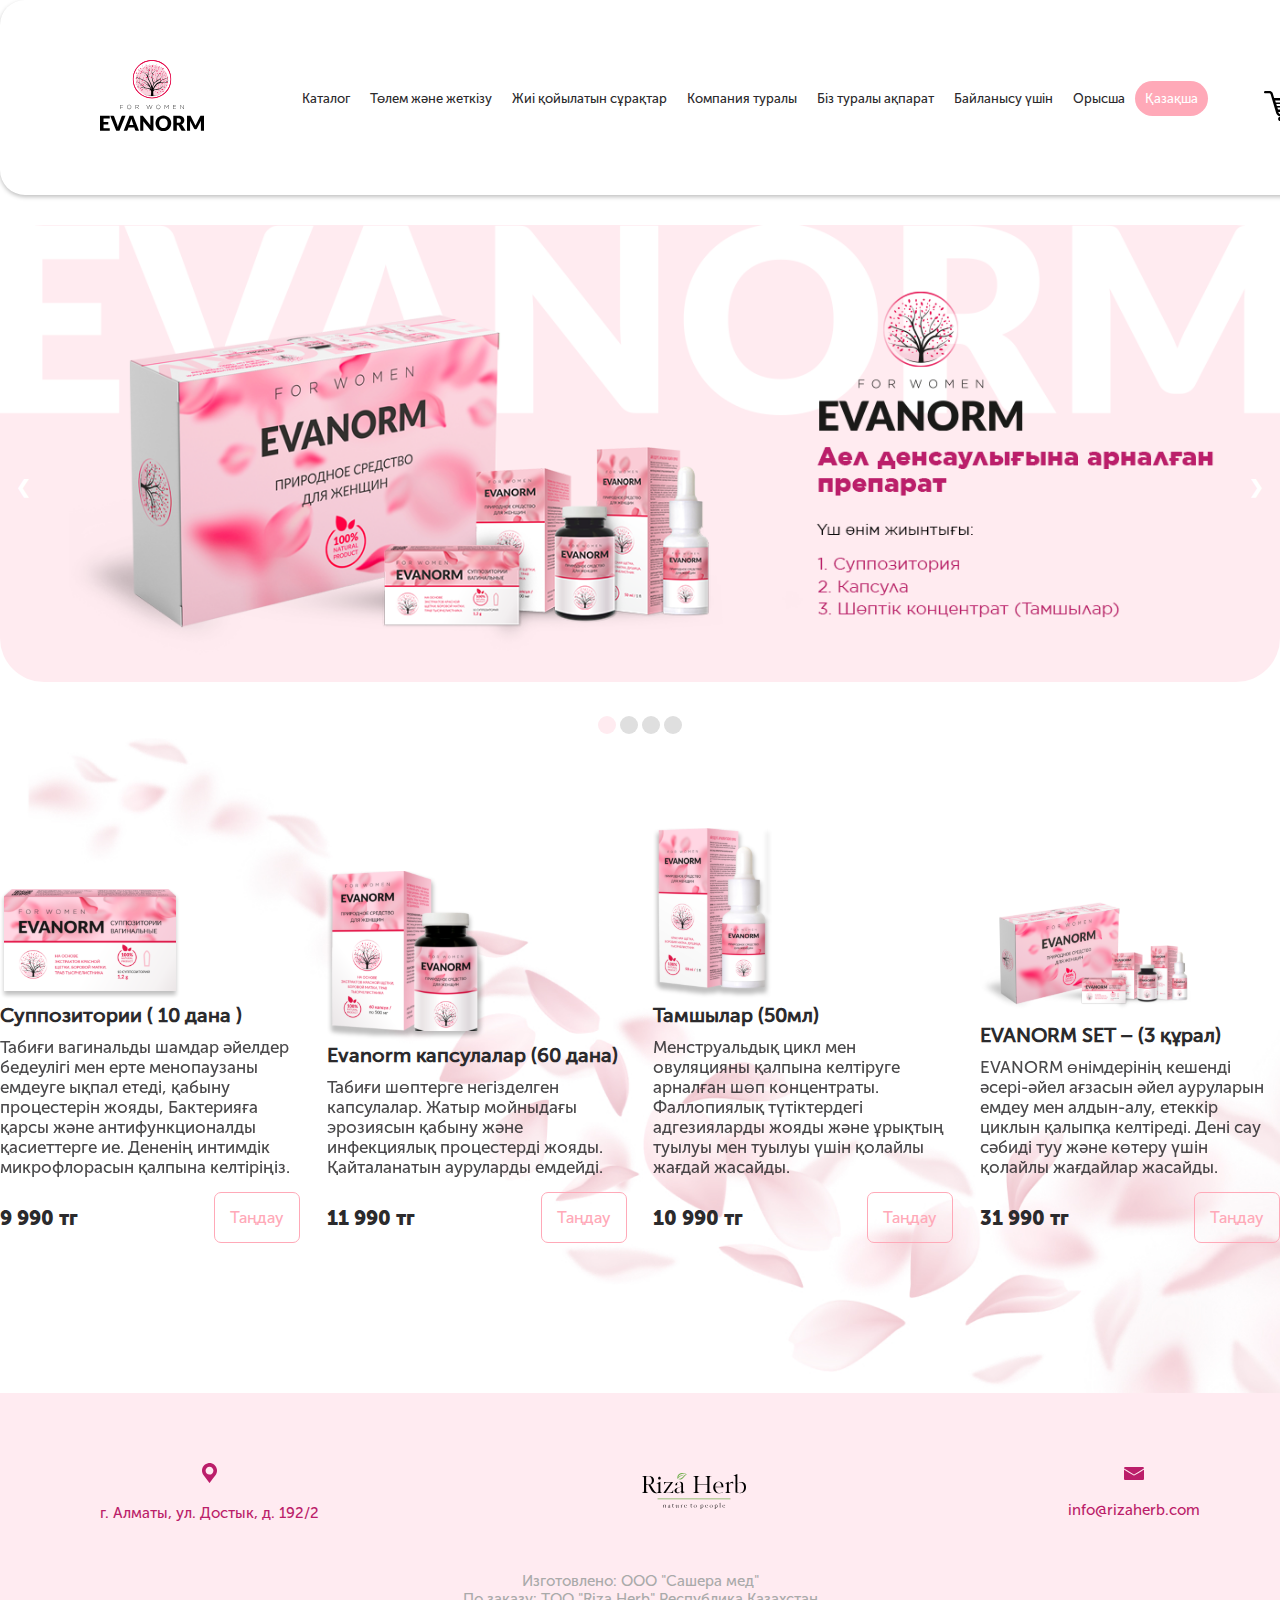
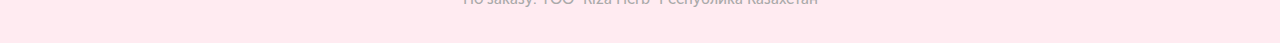
<file: index.html>
<!DOCTYPE html>
<html lang="ru">

<head>
    <meta charset="UTF-8">
    <meta name="viewport" content="width=device-width, initial-scale=1.0">
    <title>Evanorm</title>
    <link rel="stylesheet" href="CSS/style.css">

</head>

<body>
    <div class="header-top">
        <div class="container">
            <div class="header__inner">
                <div class="logo">
                    <a href="index.html" class="logo">
                        <img src="images/dest/logoeva.svg" alt="">
                    </a>
                </div>
                <nav class="nav">
                    <ul class="header__list">
                        <li><a href="index.html" class="header__item">Каталог</a></li>
                        <li><a href="payment.html" class="header__item ">Төлем және жеткізу</a></li>
                        <li><a href="question.html" class="header__item">Жиі қойылатын сұрақтар</a></li>
                        <li><a href="company.html" class="header__item">Компания туралы</a></li>
                        <li><a href="recall.html" class="header__item">Біз туралы ақпарат</a></li>
                        <li><a href="#" class="header__item" id="popupUs">Байланысу үшін</a></li>
                        <li><a href="#" class="header__item ">Орысша</a></li>
                        <li><a href="#" class="header__item "style="background-color: #FFA9B8; color: #fff;">Қазақша</a></li>
                    </ul>
                </nav>
                <button class="Header-MenuBtn">
                    <a href="#" class="basket">
                        <div class="basket__img">
                            <img src="images/dest/basket.svg" alt="">
                            <data aria-label="В корзине товаров">1</data>
                        </div>
                    </a>
                </button>
            </div>
        </div>
    </div>
    <a id="contact" class="adapContact" style="display: none;">Оплата и доставка</a>
    <div class="hamburger-menu">
        <div class="hamburger__inner">
            <input type="checkbox" id="check-menu">
            <label for="check-menu"></label>
            <div class="hamburger__content">
                <div class="hamburger__logo">
                    <a href="index.html">
                        <img src="images/dest/logoeva.svg" class="logo" alt="">
                    </a>
                </div>
                <button class="Header-MenuBtn">
                    <a href="#" class="basket">
                        <div class="basket__img">
                            <img src="images/dest/basket.svg" alt="">
                            <data aria-label="В корзине  товаров">1</data>
                        </div>
                    </a>
                </button>
            </div>
            <div class="burger-line first"></div>
            <div class="burger-line second"></div>
            <div class="burger-line third"></div>
            <div class="burger-line fourth"></div>
            <nav class="main-menu">
                <li><a href="index.html" class="header__item">Каталог</a></li>
                <li><a href="payment.html" class="header__item">Төлем және жеткізу</a></li>
                <li><a href="question.html" class="header__item">Жиі қойылатын сұрақтар</a></li>
                <li><a href="company.html" class="header__item">Компания туралы</a></li>
                <li><a href="recall.html" class="header__item">Біз туралы ақпарат</a></li>
                <li><a href="#" class="header__item adapPopupUs">Контакты</a></li>
                <li><a href="#" class="header__item ">Орысша</a></li>
                <li><a href="#" class="header__item ">Қазақша</a></li>
            </nav>
        </div>
    </div>
    <div id="myform" class="form">
        <div class="form__close">
            <button class="close">
                &#215;
            </button>
        </div>
        <div class="form__content">
            <div class="form__header">
                <div class="form__img">
                    <img src="images/dest/formimg.svg" alt="">
                </div>
                <h3>Біздің сарапшыларымыз сізбен хабарласуы үшін нысанды толтырыңыз</h3>
            </div>
            <div class="form__body">
                <input type="name" id="name" placeholder="Ваше имя">
                <input type="phone" id="phone" placeholder="Номер Телефона">
            </div>
            <div class="form__btn">
                <a href="#" class="btn">Перезвоните мне</a>
            </div>
            <div class="form__footer">
                <h4>
                    Нажимая на кнопку Вы соглашаетесь на
                    обработку персональных данных
                </h4>
            </div>
        </div>
    </div>
    <div id="contactUs" class="form">
        <div class="contact__close">
            <button class="close">
                &#215;
            </button>
        </div>
        <div class="form__content">
            <div class="form__header">
                <div class="form__img">
                    <img src="images/dest/formimg1.png" alt="">
                </div>
                <h3>Бізге хабарласыңыз!</h3>
            </div>
            <div class="contactUs__body">
                <div class="contactUs__item">
                    <div class="contactUs__img">
                        <img src="images/dest/formphone.png" alt="">
                    </div>
                    <div class="form__phone">
                        <a href="tel:+77477986655">+7 747 798 66 55</a>
                    </div>
                </div>
                <div class="contactUs__item">
                    <div class="contactUs__img">
                        <img src="images/dest/formemail.png" alt="">
                    </div>
                    <div class="form__email">
                        <a href="email:info@rizaherb.com">info@rizaherb.com</a>
                    </div>
                </div>
            </div>
        </div>
    </div>
    <div class="slideshow-container">
        <div class="mySlides fade active">
            <img src="images/dest/slide.png" alt="">
        </div>
        <div class="mySlides fade">
            <img src="images/dest/slide2.png" alt="">
        </div>
        <div class="mySlides fade">
            <img src="images/dest/slide3.png" alt="">
        </div>
        <div class="mySlides fade">
            <img src="images/dest/slide4.png" alt="">
        </div>
        <a class="prev">&#10094;</a>
        <a class="next">&#10095;</a>
        <div class="slide__dots">
            <span class="dot active"></span>
            <span class="dot"></span>
            <span class="dot"></span>
            <span class="dot"></span>
        </div>
    </div>
    <div class="page">
        <div class="container">
            <div class="page__wrapper">
                <div class="item">
                    <div class="item__img">
                        <img src="images/dest/pageitem1.svg" alt="">
                    </div>
                    <h3>Суппозитории ( 10 дана )</h3>
                    <p>Табиғи вагинальды шамдар әйелдер бедеулігі мен ерте менопаузаны емдеуге ықпал етеді,
                        қабыну процестерін жояды, Бактерияға қарсы және антифункционалды қасиеттерге ие. Дененің
                        интимдік микрофлорасын қалпына келтіріңіз.</p>
                    <div class="item__price">
                        <span>9 990 тг</span>
                        <a href="product.html">Таңдау</a>
                    </div>
                </div>
                <div class="item">
                    <div class="item__img">
                        <img src="images/dest/pageitem2.svg" alt="">
                    </div>
                    <h3>Evanorm капсулалар (60 дана)</h3>
                    <p>Табиғи шөптерге негізделген капсулалар. Жатыр мойныдағы эрозиясын қабыну және
                        инфекциялық процестерді жояды. Қайталанатын ауруларды емдейді. </p>
                    <div class="item__price">
                        <span>11 990 тг</span>
                        <a href="product2.html">Таңдау</a>
                    </div>
                </div>
                <div class="item">
                    <div class="item__img">
                        <img src="images/dest/pageitem3.svg" alt="">
                    </div>
                    <h3>Тамшылар (50мл)</h3>
                    <p>Менструальдық цикл мен овуляцияны қалпына келтіруге арналған шөп концентраты.
                        Фаллопиялық түтіктердегі адгезияларды жояды және ұрықтың туылуы мен туылуы үшін қолайлы
                        жағдай жасайды.</p>
                    <div class="item__price">
                        <span>10 990 тг</span>
                        <a href="product3.html">Таңдау</a>
                    </div>
                </div>
                <div class="item">
                    <div class="item__img">
                        <img src="images/dest/pageitem4.svg" alt="">
                    </div>
                    <h3>EVANORM SET – (3 құрал)</h3>
                    <p>EVANORM өнімдерінің кешенді әсері-әйел ағзасын әйел ауруларын емдеу мен алдын-алу, етеккір циклын қалыпқа  келтіреді. Дені сау сәбиді туу және көтеру үшін қолайлы жағдайлар жасайды. </p>
                    <p></p>
                    <div class="item__price">
                        <span>31 990 тг</span>
                        <a href="product4.html">Таңдау</a>
                    </div>
                </div>
            </div>
        </div>
    </div>
    <footer class="footer">
        <div class="container">
            <div class="footer__wrapper">
                <div class="footer__address">
                    <div class="address__icon">
                        <img src="images/dest/addressicon.svg" alt="">
                    </div>
                    <a href="#">г. Алматы, ул. Достык, д. 192/2</a>
                </div>
                <a href="index.html" class="logo">
                    <img src="images/dest/logoriza.svg" alt="">
                </a>
                <div class="footer__email">
                    <div class="email__icon">
                        <img src="images/dest/emailicon.svg" alt="">
                    </div>
                    <a href="email:info@rizaherb.com">info@rizaherb.com</a>
                </div>

            </div>
            <div class="footer__bottom">
                <p>Изготовлено: ООО "Сашера мед" <br>
                    По заказу: ТОО "Riza Herb"
                    Республика Казахстан</p>
            </div>
        </div>
    </footer>
    <script src="js/app.js"></script>
</body>

</html>
</file>
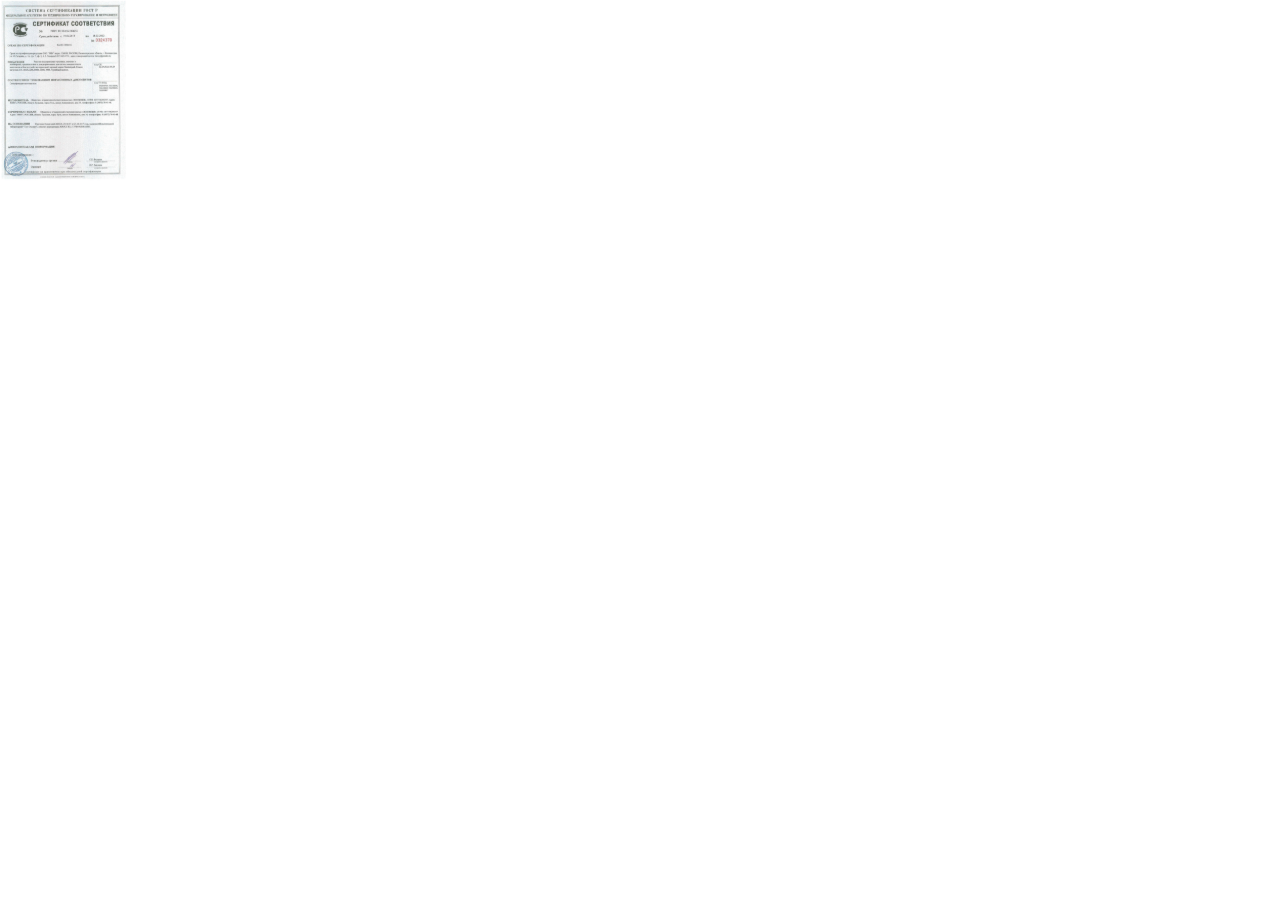
<file: certificate.html>
<!DOCTYPE html>
<html lang="ru">

<head>
    <meta charset="UTF-8">
    <meta name="viewport" content="width=device-width, initial-scale=1.0">
    <title>Evanorm</title>
    <link rel="stylesheet" href="CSS/style.css">
</head>

<body>

    <div>
        <img src="images/dest/award.svg" alt="">
    </div>

</body>

</html>
</file>
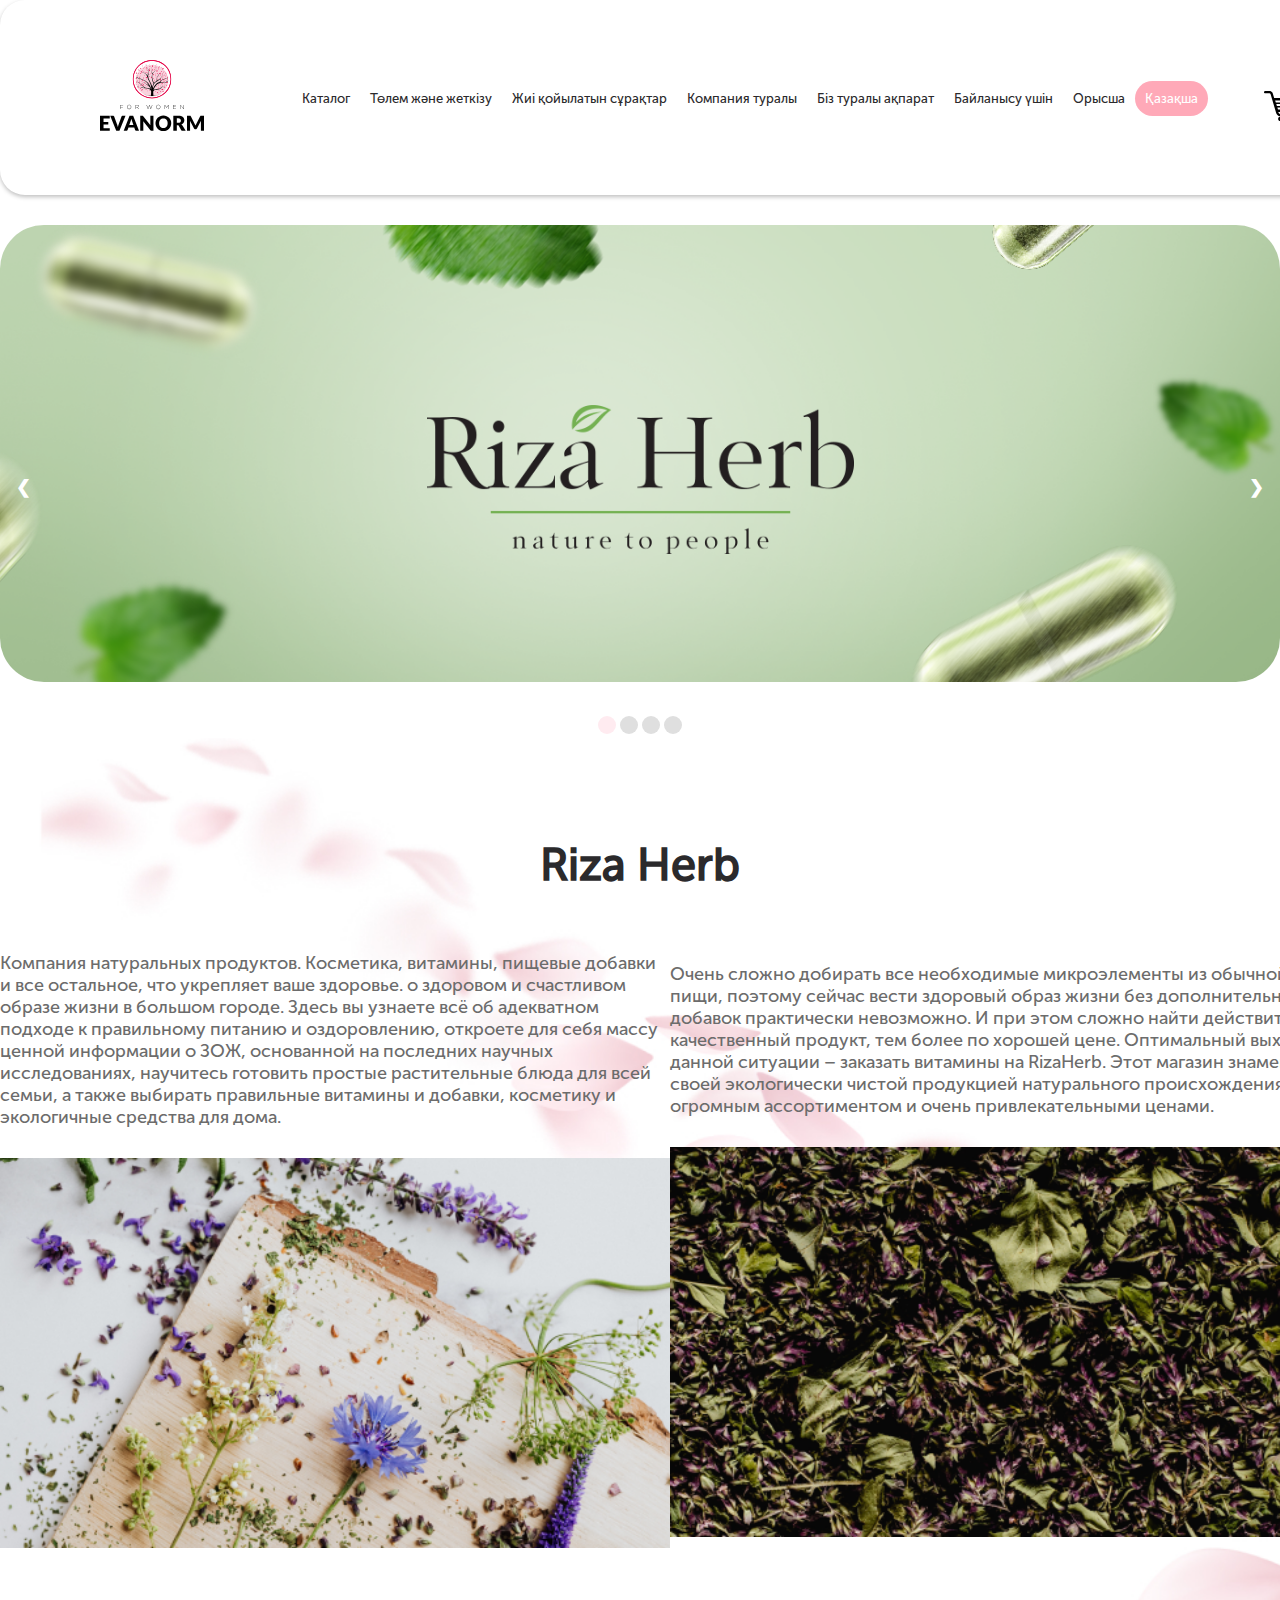
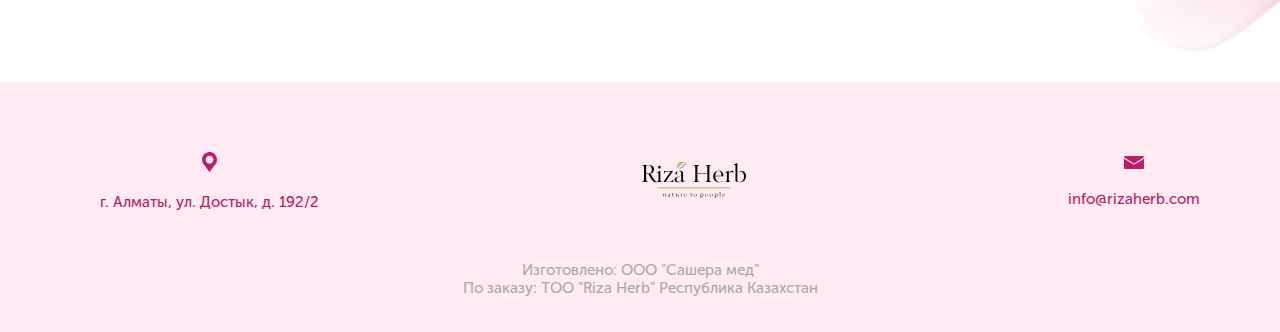
<file: company.html>
<!DOCTYPE html>
<html lang="ru">

<head>
    <meta charset="UTF-8">
    <meta name="viewport" content="width=device-width, initial-scale=1.0">
    <title>Evanorm</title>
    <link rel="stylesheet" href="CSS/style.css">
</head>

<body>
    <div class="header-top">
        <div class="container">
            <div class="header__inner">
                <div class="logo">
                    <a href="index.html" class="logo">
                        <img src="images/dest/logoeva.svg" alt="">
                    </a>
                </div>
                <nav class="nav">
                    <ul class="header__list">
                        <li><a href="index.html" class="header__item">Каталог</a></li>
                        <li><a href="payment.html" class="header__item ">Төлем және жеткізу</a></li>
                        <li><a href="question.html" class="header__item">Жиі қойылатын сұрақтар</a></li>
                        <li><a href="company.html" class="header__item">Компания туралы</a></li>
                        <li><a href="recall.html" class="header__item">Біз туралы ақпарат</a></li>
                        <li><a href="#" class="header__item" id="popupUs">Байланысу үшін</a></li>
                        <li><a href="#" class="header__item ">Орысша</a></li>
                        <li><a href="#" class="header__item "style="background-color: #FFA9B8; color: #fff;">Қазақша</a></li>
                    </ul>
                </nav>
                <button class="Header-MenuBtn">
                    <a href="#" class="basket">
                        <div class="basket__img">
                            <img src="images/dest/basket.svg" alt="">
                            <data aria-label="В корзине товаров">1</data>
                        </div>
                    </a>
                </button>
            </div>
        </div>
    </div>
    <a id="contact" class="adapContact" style="display: none;">Оплата и доставка</a>
    <div class="hamburger-menu">
        <div class="hamburger__inner">
            <input type="checkbox" id="check-menu">
            <label for="check-menu"></label>
            <div class="hamburger__content">
                <div class="hamburger__logo">
                    <a href="index.html">
                        <img src="images/dest/logoeva.svg" class="logo" alt="">
                    </a>
                </div>
                <button class="Header-MenuBtn">
                    <a href="#" class="basket">
                        <div class="basket__img">
                            <img src="images/dest/basket.svg" alt="">
                            <data aria-label="В корзине  товаров">1</data>
                        </div>
                    </a>
                </button>
            </div>
            <div class="burger-line first"></div>
            <div class="burger-line second"></div>
            <div class="burger-line third"></div>
            <div class="burger-line fourth"></div>
            <nav class="main-menu">
                <li><a href="index.html" class="header__item">Каталог</a></li>
                <li><a href="payment.html" class="header__item">Оплата и доставка</a></li>
                <li><a href="question.html" class="header__item">Частые вопросы</a></li>
                <li><a href="company.html" class="header__item">О компании</a></li>
                <li><a href="recall.html" class="header__item">О нас говорят</a></li>
                <li><a href="#" class="header__item adapPopupUs">Контакты</a></li>
            </nav>
        </div>
    </div>
    <div id="myform" class="form">
        <div class="form__close">
            <button class="close">
                &#215;
            </button>
        </div>
        <div class="form__content">
            <div class="form__header">
                <div class="form__img">
                    <img src="images/dest/formimg.svg" alt="">
                </div>
                <h3>Чтобы наши эксперты с Вами связались
                    заполните форму</h3>
            </div>
            <div class="form__body">
                <input type="name" id="name" placeholder="Ваше имя">
                <input type="phone" id="phone" placeholder="Номер Телефона">
            </div>
            <div class="form__btn">
                <a href="#" class="btn">Перезвоните мне</a>
            </div>
            <div class="form__footer">
                <h4>
                    Нажимая на кнопку Вы соглашаетесь на
                    обработку персональных данных
                </h4>
            </div>
        </div>
    </div>
    <div id="contactUs" class="form">
        <div class="contact__close">
            <button class="close">
                &#215;
            </button>
        </div>
        <div class="form__content">
            <div class="form__header">
                <div class="form__img">
                    <img src="images/dest/formimg1.png" alt="">
                </div>
                <h3>Свяжитесь с нами!</h3>
            </div>
            <div class="contactUs__body">
                <div class="contactUs__item">
                    <div class="contactUs__img">
                        <img src="images/dest/formphone.png" alt="">
                    </div>
                    <div class="form__phone">
                        <a href="tel:+77477986655">+7 747 798 66 55</a>
                    </div>
                </div>
                <div class="contactUs__item">
                    <div class="contactUs__img">
                        <img src="images/dest/formemail.png" alt="">
                    </div>
                    <div class="form__email">
                        <a href="email:info@rizaherb.com">info@rizaherb.com</a>
                    </div>
                </div>
            </div>
        </div>
    </div>
    <div class="slideshow-container">
        <div class="mySlides fade active">
            <img src="images/dest/slideriza.png" alt="">
        </div>
        <div class="mySlides fade">
            <img src="images/dest/slide2.png" alt="">
        </div>
        <div class="mySlides fade">
            <img src="images/dest/slide3.png" alt="">
        </div>
        <div class="mySlides fade">
            <img src="images/dest/slide4.png" alt="">
        </div>
        <a class="prev">&#10094;</a>
        <a class="next">&#10095;</a>
        <div class="slide__dots">
            <span class="dot active"></span>
            <span class="dot"></span>
            <span class="dot"></span>
            <span class="dot"></span>
        </div>
    </div>
    <div class="riza__picture">
        <img src="images/dest/slideriza.png" alt="">
    </div>
    <section class="company">
        <div class="container">
            <h2>Riza Herb</h2>
            <div class="company__wrapper">
                <div class="company__left">
                    <div class="company__list">

                        <p>Компания натуральных продуктов. Косметика, витамины, пищевые добавки
                            и все остальное, что укрепляет ваше здоровье.
                            о здоровом и счастливом образе жизни в большом городе. Здесь вы узнаете
                            всё об адекватном подходе к правильному питанию и оздоровлению,
                            откроете для себя массу ценной информации о ЗОЖ, основанной на
                            последних научных исследованиях, научитесь готовить простые
                            растительные блюда для всей семьи, а также выбирать правильные
                            витамины и добавки, косметику и экологичные средства для дома.</p>
                    </div>
                    <div class="company__picture">
                        <img src="images/dest/companypicture1.png" alt="">
                    </div>
                    <div class="company__list">
                        <p></p>
                    </div>
                </div>
                <div class="company__right">
                    <div class="company__list">
                        <p>Очень сложно добирать все необходимые микроэлементы из обычной пищи,
                            поэтому сейчас вести здоровый образ жизни без дополнительных добавок
                            практически невозможно. И при этом сложно найти действительно
                            качественный продукт, тем более по хорошей цене. Оптимальный выход в
                            данной ситуации – заказать витамины на RizaHerb. Этот магазин знаменит
                            своей экологически чистой продукцией натурального происхождения,
                            огромным ассортиментом и очень привлекательными ценами.</p>
                    </div>
                    <div class="company__picture">
                        <img src="images/dest/companypicture2.png" alt="">
                    </div>
                    <div class="company__list">
                        <p> </p>
                    </div>
                </div>
            </div>
        </div>
    </section>
    <footer class="footer">
        <div class="container">
            <div class="footer__wrapper">
                <div class="footer__address">
                    <div class="address__icon">
                        <img src="images/dest/addressicon.svg" alt="">
                    </div>
                    <a href="#">г. Алматы, ул. Достык, д. 192/2</a>
                </div>
                <a href="index.html" class="logo">
                    <img src="images/dest/logoriza.svg" alt="">
                </a>
                <div class="footer__email">
                    <div class="email__icon">
                        <img src="images/dest/emailicon.svg" alt="">
                    </div>
                    <a href="#">info@rizaherb.com</a>
                </div>
            </div>
            <div class="footer__bottom">
                <p>Изготовлено: ООО "Сашера мед" <br>
                    По заказу: ТОО "Riza Herb"
                    Республика Казахстан</p>
            </div>
        </div>
    </footer>
    <script src="js/app.js"></script>
</body>

</html>
</file>
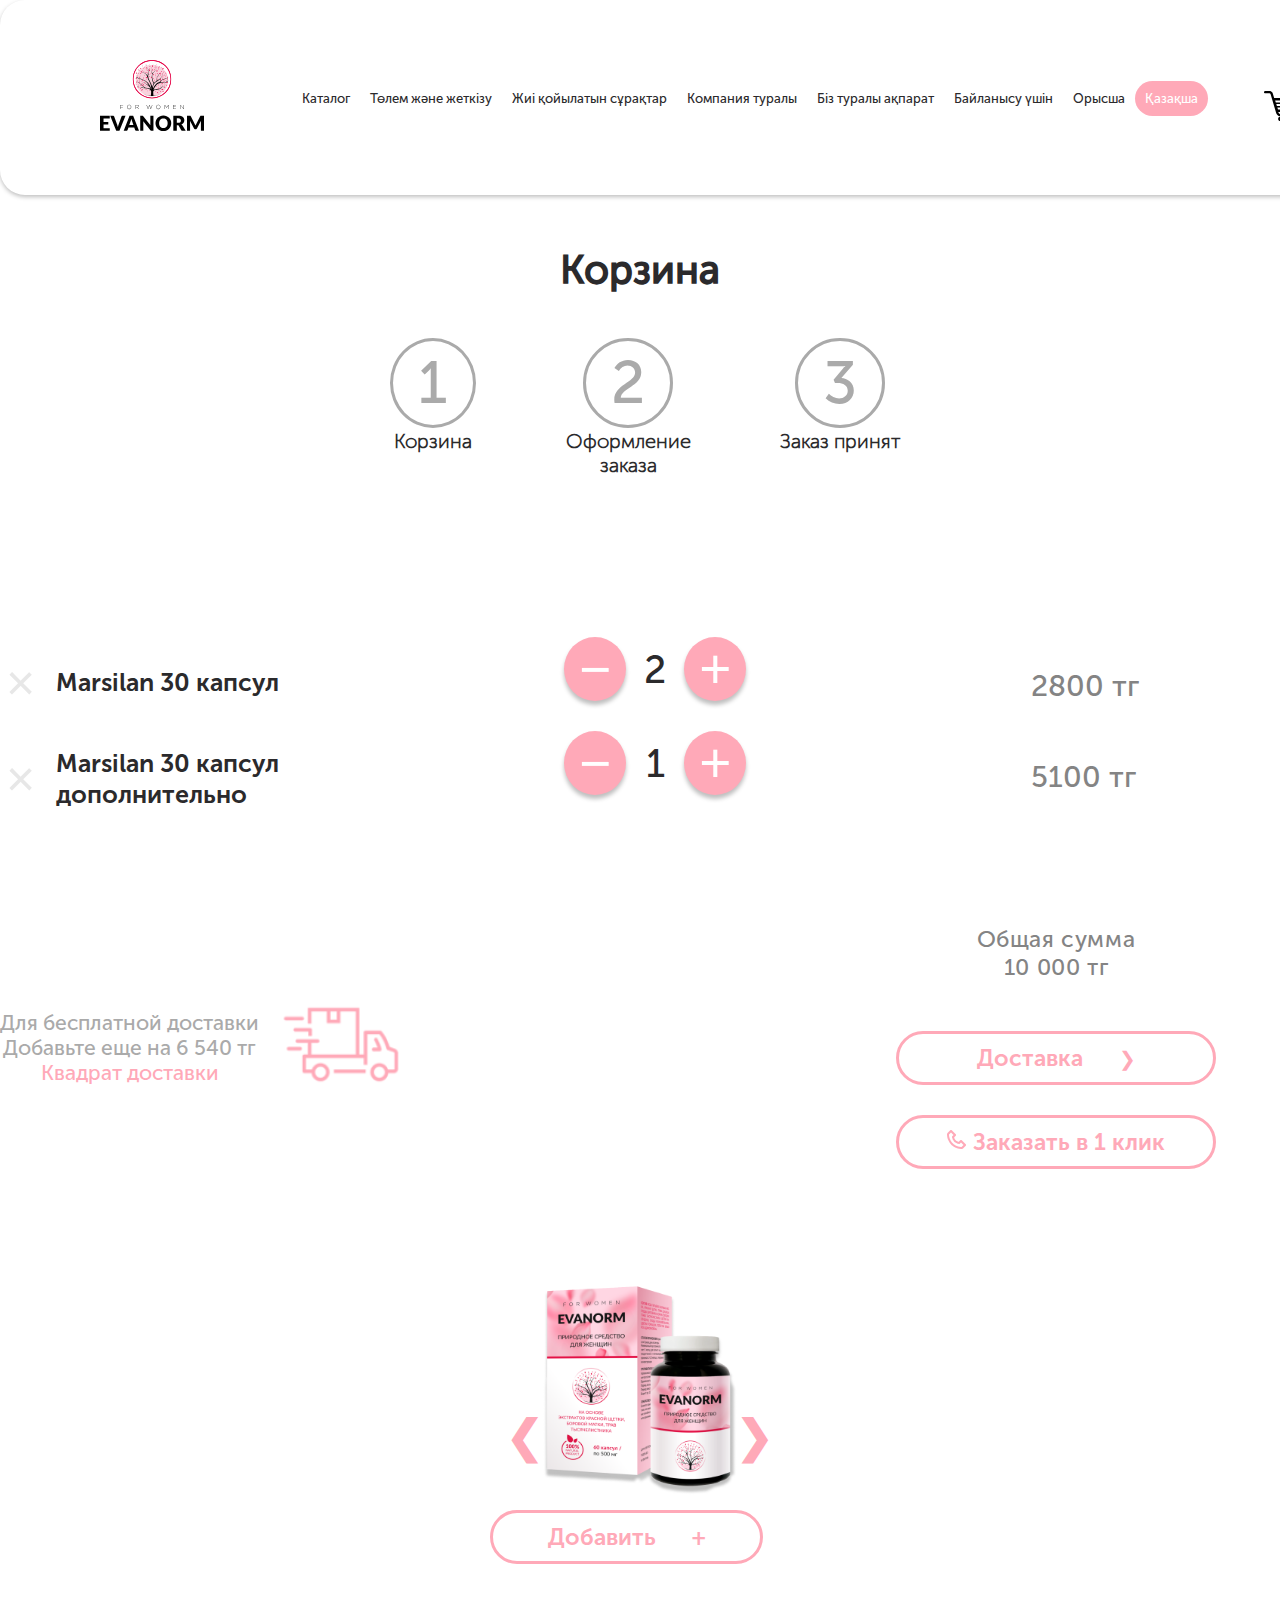
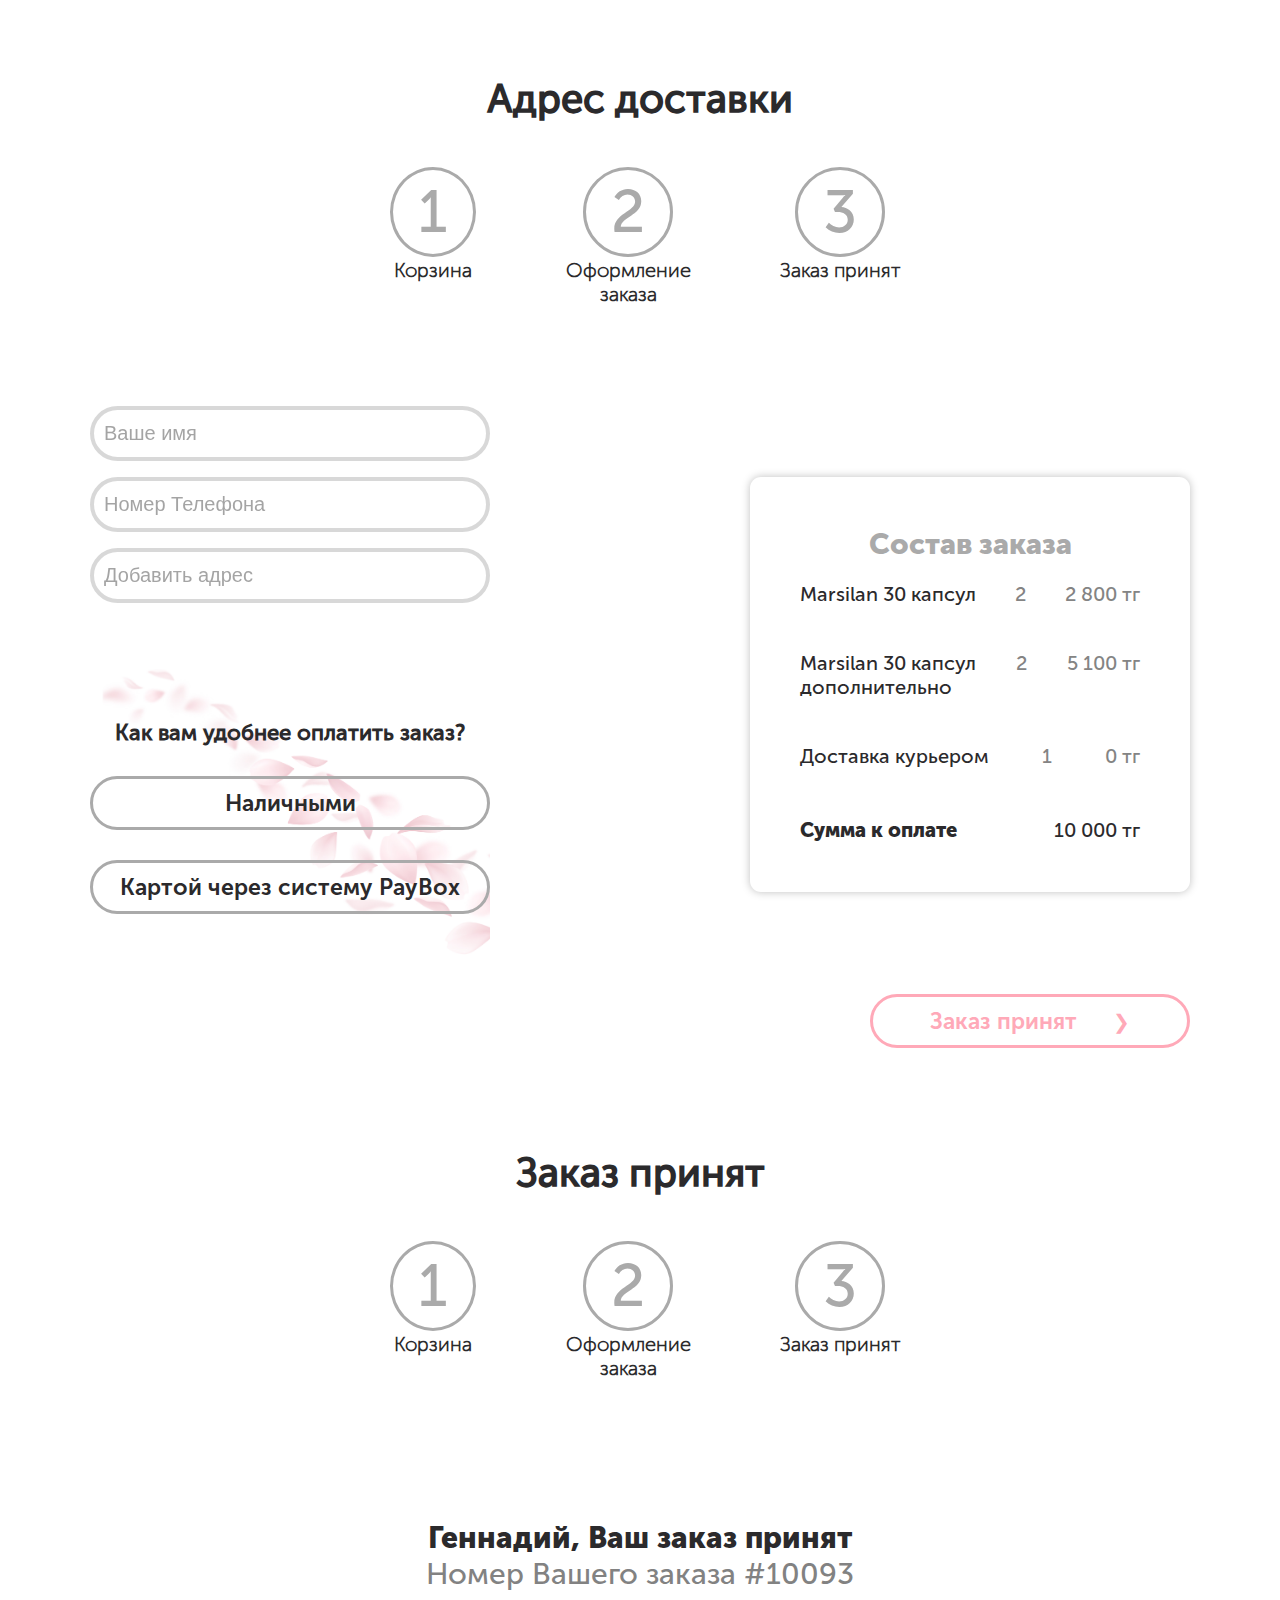
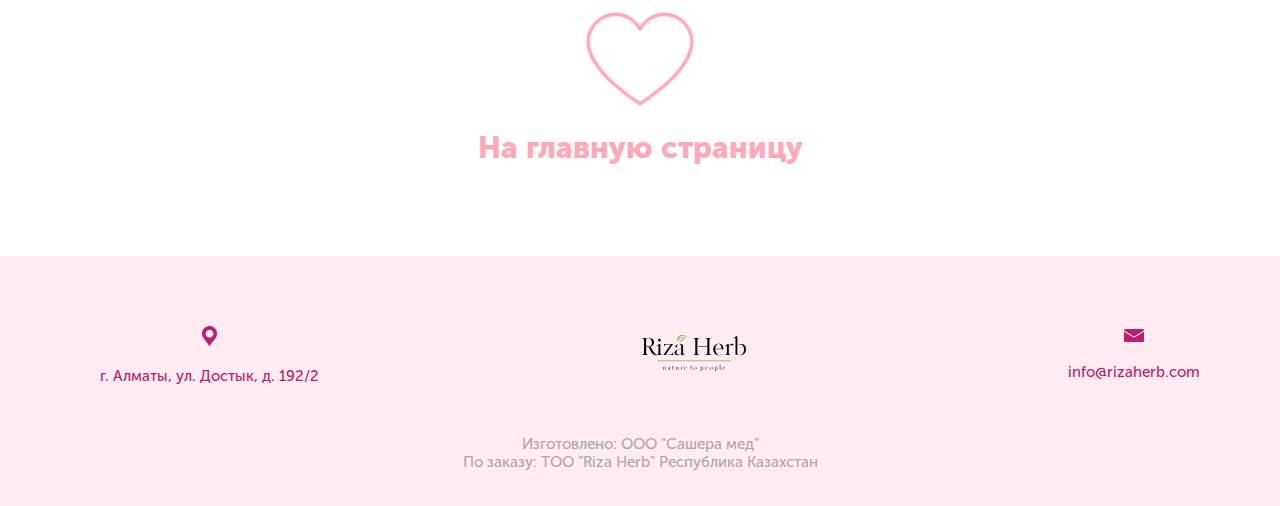
<file: delivery.html>
<!DOCTYPE html>
<html lang="ru">

<head>
    <meta charset="UTF-8">
    <meta name="viewport" content="width=device-width, initial-scale=1.0">
    <title>Evanorm</title>
    <link rel="stylesheet" href="CSS/style.css">
</head>

<body>
    <div class="header-top">
        <div class="container">
            <div class="header__inner">
                <div class="logo">
                    <a href="index.html" class="logo">
                        <img src="images/dest/logoeva.svg" alt="">
                    </a>
                </div>
                <nav class="nav">
                    <ul class="header__list">
                        <li><a href="index.html" class="header__item">Каталог</a></li>
                        <li><a href="payment.html" class="header__item ">Төлем және жеткізу</a></li>
                        <li><a href="question.html" class="header__item">Жиі қойылатын сұрақтар</a></li>
                        <li><a href="company.html" class="header__item">Компания туралы</a></li>
                        <li><a href="recall.html" class="header__item">Біз туралы ақпарат</a></li>
                        <li><a href="#" class="header__item" id="popupUs">Байланысу үшін</a></li>
                        <li><a href="#" class="header__item ">Орысша</a></li>
                        <li><a href="#" class="header__item "style="background-color: #FFA9B8; color: #fff;">Қазақша</a></li>
                    </ul>
                </nav>
                <button class="Header-MenuBtn">
                    <a href="#" class="basket">
                        <div class="basket__img">
                            <img src="images/dest/basket.svg" alt="">
                            <data aria-label="В корзине товаров">1</data>
                        </div>
                    </a>
                </button>
            </div>
        </div>
    </div>
    <a id="contact" class="adapContact" style="display: none;">Оплата и доставка</a>
    <div class="hamburger-menu">
        <div class="hamburger__inner">
            <input type="checkbox" id="check-menu">
            <label for="check-menu"></label>
            <div class="hamburger__content">
                <div class="hamburger__logo">
                    <a href="index.html">
                        <img src="images/dest/logoeva.svg" class="logo" alt="">
                    </a>
                </div>
                <button class="Header-MenuBtn">
                    <a href="#" class="basket">
                        <div class="basket__img">
                            <img src="images/dest/basket.svg" alt="">
                            <data aria-label="В корзине  товаров">1</data>
                        </div>
                    </a>
                </button>
            </div>
            <div class="burger-line first"></div>
            <div class="burger-line second"></div>
            <div class="burger-line third"></div>
            <div class="burger-line fourth"></div>
            <nav class="main-menu">
                <li><a href="index.html" class="header__item">Каталог</a></li>
                <li><a href="payment.html" class="header__item">Төлем және жеткізу</a></li>
                <li><a href="question.html" class="header__item">Жиі қойылатын сұрақтар</a></li>
                <li><a href="company.html" class="header__item">Компания туралы</a></li>
                <li><a href="recall.html" class="header__item">Біз туралы ақпарат</a></li>
                <li><a href="#" class="header__item adapPopupUs">Контакты</a></li>
                <li><a href="#" class="header__item ">Орысша</a></li>
                <li><a href="#" class="header__item ">Қазақша</a></li>
            </nav>
        </div>
    </div>
    <div id="myform" class="form">
        <div class="form__close">
            <button class="close">
                &#215;
            </button>
        </div>
        <div class="form__content">
            <div class="form__header">
                <div class="form__img">
                    <img src="images/dest/formimg.svg" alt="">
                </div>
                <h3>Біздің сарапшыларымыз сізбен хабарласуы үшін нысанды толтырыңыз</h3>
            </div>
            <div class="form__body">
                <input type="name" id="name" placeholder="Ваше имя">
                <input type="phone" id="phone" placeholder="Номер Телефона">
            </div>
            <div class="form__btn">
                <a href="#" class="btn">Перезвоните мне</a>
            </div>
            <div class="form__footer">
                <h4>
                    Нажимая на кнопку Вы соглашаетесь на
                    обработку персональных данных
                </h4>
            </div>
        </div>
    </div>
    <div id="contactUs" class="form">
        <div class="contact__close">
            <button class="close">
                &#215;
            </button>
        </div>
        <div class="form__content">
            <div class="form__header">
                <div class="form__img">
                    <img src="images/dest/formimg1.png" alt="">
                </div>
                <h3>Бізге хабарласыңыз!</h3>
            </div>
            <div class="contactUs__body">
                <div class="contactUs__item">
                    <div class="contactUs__img">
                        <img src="images/dest/formphone.png" alt="">
                    </div>
                    <div class="form__phone">
                        <a href="tel:+77477986655">+7 747 798 66 55</a>
                    </div>
                </div>
                <div class="contactUs__item">
                    <div class="contactUs__img">
                        <img src="images/dest/formemail.png" alt="">
                    </div>
                    <div class="form__email">
                        <a href="email:info@rizaherb.com">info@rizaherb.com</a>
                    </div>
                </div>
            </div>
        </div>
    </div>
    <div class="delivery__all">
        <div class="container">
            <h2>Корзина</h2>
            <div class="delivery__ways">
                <div class="delivery__way">
                    <span>1</span>
                    <h3>Корзина</h3>
                </div>
                <div class="delivery__way">
                    <span>2 </span>

                    <h3>Оформление <br>
                        заказа</h3>
                </div>
                <div class="delivery__way">
                    <span>3</span>
                    <h3>Заказ принят</h3>
                </div>
            </div>
        </div>
    </div>
    <div class="delivery__2">
        <div class="container">
            <div class="delivery__sums">
                <div class="sum__first">
                    <div class="delivery__desc">
                        <button>
                            <span>&times;</span>
                        </button>
                        <p>Marsilan 30 капсул</p>
                    </div>
                    <div class="delivery__desc">
                        <button>
                            <span>&times;</span>
                        </button>
                        <p>Marsilan 30 капсул <br>
                            дополнительно</p>
                    </div>
                </div>
                <div class="sum__second">
                    <div class="sum__col">
                        <div class="sum__minus">
                            <button>
                                &minus;
                            </button>
                        </div>
                        <div class="sum__numeral">
                            <span>2</span>
                        </div>
                        <div class="sum__plus">
                            <button>
                                &plus;
                            </button>
                        </div>
                    </div>
                    <div class="sum__col">
                        <div class="sum__minus">
                            <button>
                                &minus;
                            </button>
                        </div>
                        <div class="sum__numeral">
                            <span>1</span>
                        </div>
                        <div class="sum__plus">
                            <button>
                                &plus;
                            </button>
                        </div>
                    </div>
                </div>
                <div class="sum__third">
                    <span>
                        <data>2800 тг</data>
                    </span>
                    <span>
                        <data>
                            5100 тг
                        </data>
                    </span>
                </div>
            </div>
        </div>
    </div>
    <div class="delivery__3">
        <div class="container">
            <div class="delivery__3_inner">
                <div class="delivery__3_left">
                    <div class="delivery__3_text">
                        <p>Для бесплатной доставки</p>
                        <p>Добавьте еще на 6 540 тг</p>
                        <span>Квадрат доставки</span>
                    </div>
                    <div class="delivery__3_icon">
                        <img src="images/dest/delivery3icon.png" alt="">
                    </div>
                </div>
                <div class="delivery__3_right">
                    <div class="delivery__3_sum">
                        <p>
                            Общая сумма <br>
                            10 000 тг
                        </p>
                    </div>
                    <div class="pass">
                        <button id="deliveryOrder">
                            <span>Доставка</span>
                            <span>&#10095;</span>
                        </button>

                    </div>
                    <div class="to_order">
                        <button id="toOrder"><span>
                                <img src="images/dest/phone.png" alt=""> Заказать в 1 клик</span>
                        </button>
                    </div>
                </div>
            </div>
        </div>
    </div>
    <div class="delivery__4">
        <div class="container">
            <div class="slideshow-wrapper">
                <div class="mySlides fade active">
                    <img src="images/dest/deliveryslide.png" alt="">
                </div>
                <div class="mySlides fade">
                    <img src="images/dest/deliveryslide.png" alt="">
                </div>
                <div class="mySlides fade">
                    <img src="images/dest/deliveryslide.png" alt="">
                </div>
                <div class="mySlides fade">
                    <img src="images/dest/deliveryslide.png" alt="">
                </div>
                <div class="mySlides fade">
                    <img src="images/dest/deliveryslide.png" alt="">
                </div>
                <div class="mySlides fade">
                    <img src="images/dest/deliveryslide.png" alt="">
                </div>
                <div class="mySlides fade">
                    <img src="images/dest/deliveryslide.png" alt="">
                </div>
                <div class="mySlides fade">
                    <img src="images/dest/deliveryslide.png" alt="">
                </div>
                <div class="mySlides fade">
                    <img src="images/dest/deliveryslide.png" alt="">
                </div>
                <div class="mySlides fade">
                    <img src="images/dest/deliveryslide.png" alt="">
                </div>
                <div class="mySlides fade">
                    <img src="images/dest/deliveryslide.png" alt="">
                </div>
                <a class="prev delivery__prev">&#10094;</a>
                <a class="next delivery__next">&#10095;</a>
                <button id="add">
                    <span> Добавить</span>
                    <span>&plus;</span>
                </button>
            </div>
        </div>
    </div>
    <div class="delivery__all">
        <div class="container">
            <h2>Адрес доставки</h2>
            <div class="delivery__ways">
                <div class="delivery__way">
                    <span>1</span>
                    <h3>Корзина</h3>
                </div>
                <div class="delivery__way">
                    <span>2 </span>
                    <h3>Оформление <br>
                        заказа</h3>
                </div>
                <div class="delivery__way">
                    <span>3</span>
                    <h3>Заказ принят</h3>
                </div>
            </div>
        </div>
    </div>
    <div class="delivery__5">
        <div class="container">
            <div class="delivery__5_wrapper">
                <div class="delivery__5_left">
                    <div class="form">
                        <input type="name" id="name" placeholder="Ваше имя">
                        <input type="phone" id="phone" placeholder="Номер Телефона">
                        <input type="text" id="address" placeholder="Добавить адрес">
                    </div>
                    <div class="payment">
                        <h3>Как вам удобнее оплатить заказ?</h3>
                        <button id="spot"><span>Наличными</span></button>
                        <button id="byCard"><span>Картой через систему PayBox</span></button>
                    </div>
                </div>
                <div class="delivery__5_right">
                    <h3>Состав заказа</h3>
                    <div class="delivery__5_right_inner">
                        <div class="delivery__5_right_item">
                            <p>Marsilan 30 капсул</p>
                            <span>2</span>
                            <span>2 800 тг</span>
                        </div>

                        <div class="delivery__5_right_item">
                            <p>Marsilan 30 капсул <br>
                                дополнительно</p>
                            <span>2</span>
                            <span>5 100 тг</span>
                        </div>
                        <div class="delivery__5_right_item">
                            <p>Доставка курьером</p>
                            <span>1</span>
                            <span>0 тг</span>
                        </div>
                        <div class="delivery__5_right_result">
                            <p>Сумма к оплате</p>
                            <span>10 000 тг</span>
                        </div>
                    </div>
                </div>
            </div>
            <div class="accepted">
                <button id="orderAccepted">
                    <span>Заказ принят</span>
                    <span>&#10095;</span>
                </button>
            </div>
        </div>
    </div>
    <div class="delivery__all">
        <div class="container">
            <h2>Заказ принят</h2>
            <div class="delivery__ways">
                <div class="delivery__way">
                    <span>1</span>
                    <h3>Корзина</h3>
                </div>
                <div class="delivery__way">
                    <span>2 </span>
                    <h3>Оформление <br>
                        заказа</h3>
                </div>
                <div class="delivery__way">
                    <span>3</span>
                    <h3>Заказ принят</h3>
                </div>
            </div>
        </div>
    </div>
    <div class="delivery__6">
        <div class="container">
            <div class="delivery__6_wrapper">
                <div class="yourOrder">
                    <h3>Геннадий, Ваш заказ принят</h3>
                </div>
                <div class="orderNumber">
                    <p>Номер Вашего заказа #10093</p>
                </div>
                <img src="images/dest/orderaccepted.png" alt="">
                <div class="toHomePage">
                    <a href="index.html">На главную страницу</a>
                </div>
            </div>
        </div>
    </div>
    <footer class="footer">
        <div class="container">
            <div class="footer__wrapper">
                <div class="footer__address">
                    <div class="address__icon">
                        <img src="images/dest/addressicon.svg" alt="">
                    </div>
                    <a href="#">г. Алматы, ул. Достык, д. 192/2</a>
                </div>
                <a href="index.html" class="logo">
                    <img src="images/dest/logoriza.svg" alt="">
                </a>
                <div class="footer__email">
                    <div class="email__icon">
                        <img src="images/dest/emailicon.svg" alt="">
                    </div>
                    <a href="email:info@rizaherb.com">info@rizaherb.com</a>
                </div>
            </div>
            <div class="footer__bottom">
                <p>Изготовлено: ООО "Сашера мед" <br>
                    По заказу: ТОО "Riza Herb"
                    Республика Казахстан</p>
            </div>
        </div>
    </footer>
    <script src="js/app.js"></script>

</body>

</html>
</file>
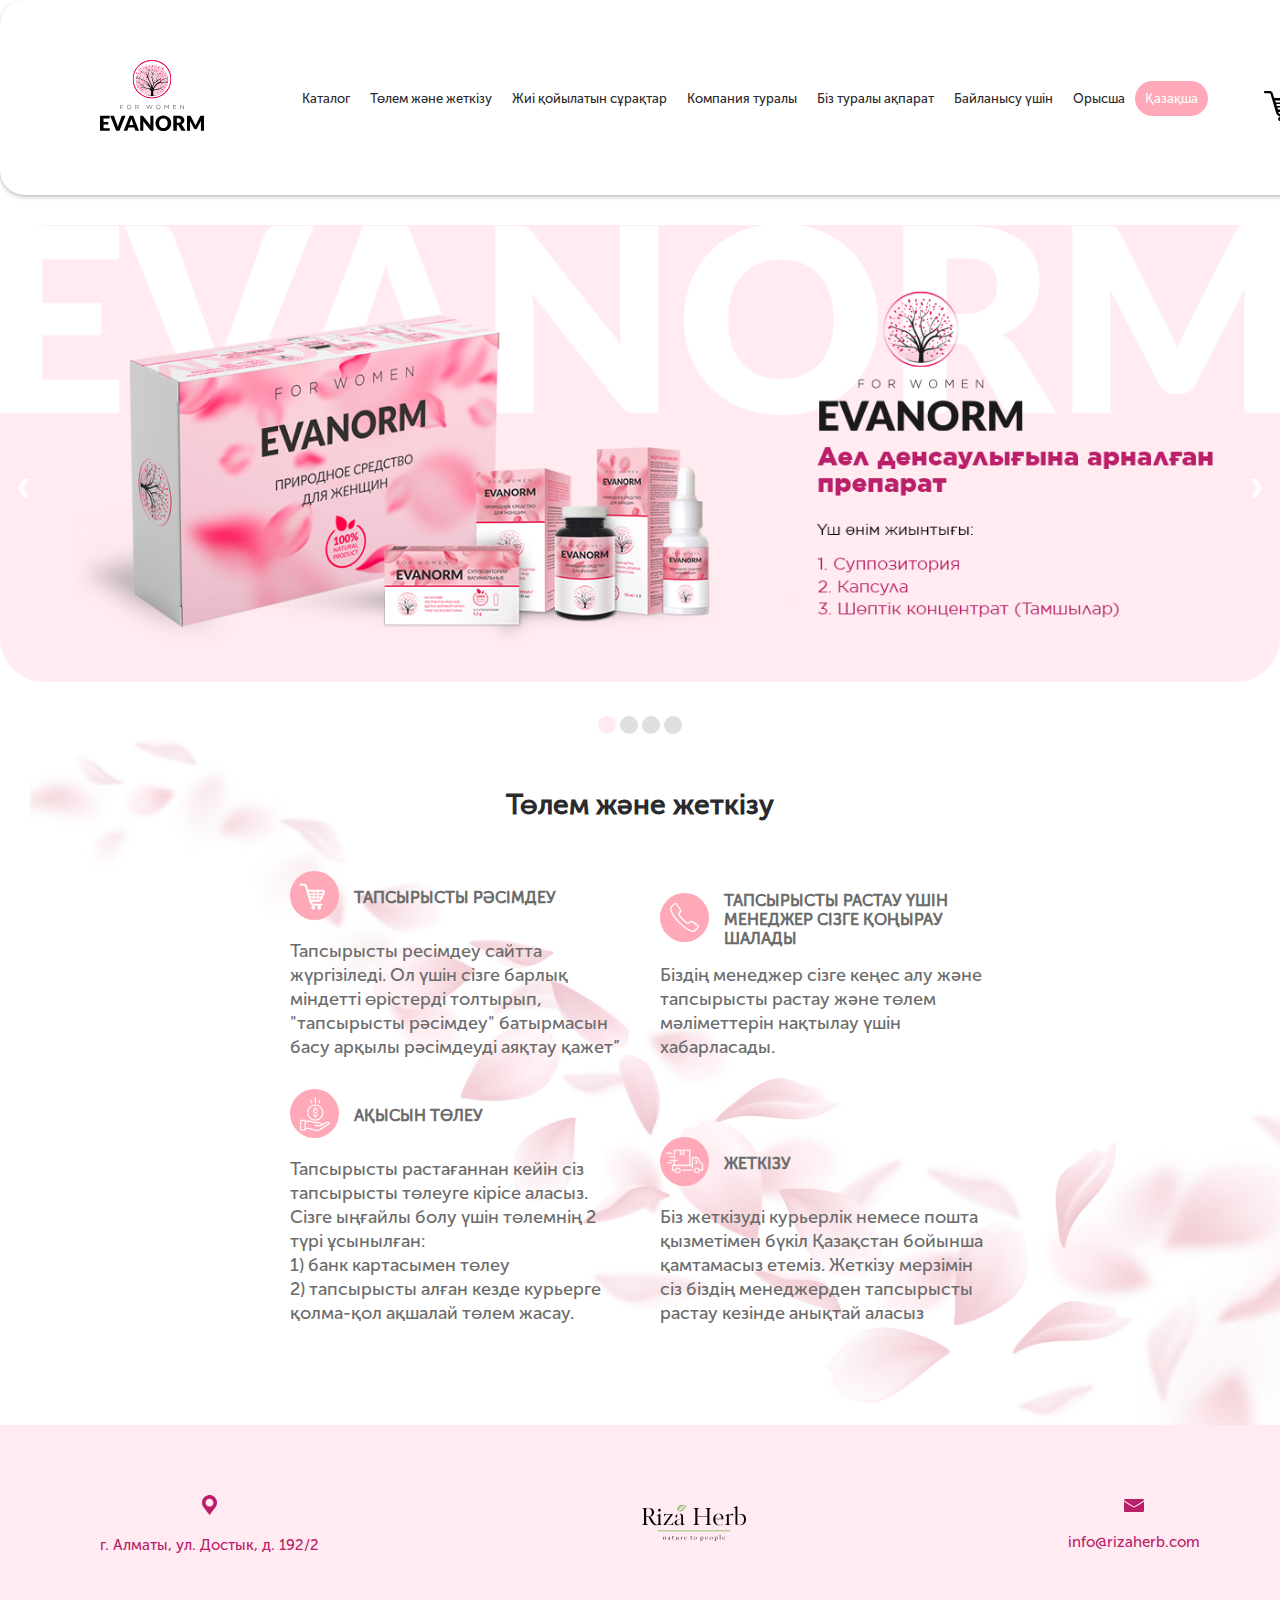
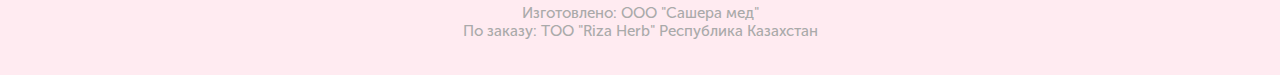
<file: payment.html>
<!DOCTYPE html>
<html lang="ru">

<head>
    <meta charset="UTF-8">
    <meta name="viewport" content="width=device-width, initial-scale=1.0">
    <title>Evanorm</title>
    <link rel="stylesheet" href="CSS/style.css">

</head>

<body>
    <div class="header-top">
        <div class="container">
            <div class="header__inner">
                <div class="logo">
                    <a href="index.html" class="logo">
                        <img src="images/dest/logoeva.svg" alt="">
                    </a>
                </div>
                <nav class="nav">
                    <ul class="header__list">
                        <li><a href="index.html" class="header__item">Каталог</a></li>
                        <li><a href="payment.html" class="header__item ">Төлем және жеткізу</a></li>
                        <li><a href="question.html" class="header__item">Жиі қойылатын сұрақтар</a></li>
                        <li><a href="company.html" class="header__item">Компания туралы</a></li>
                        <li><a href="recall.html" class="header__item">Біз туралы ақпарат</a></li>
                        <li><a href="#" class="header__item" id="popupUs">Байланысу үшін</a></li>
                        <li><a href="#" class="header__item ">Орысша</a></li>
                        <li><a href="#" class="header__item "style="background-color: #FFA9B8; color: #fff;">Қазақша</a></li>
                    </ul>
                </nav>
                <button class="Header-MenuBtn">
                    <a href="#" class="basket">
                        <div class="basket__img">
                            <img src="images/dest/basket.svg" alt="">
                            <data aria-label="В корзине товаров">1</data>
                        </div>
                    </a>
                </button>
            </div>
        </div>
    </div>
    <a id="contact" class="adapContact" style="display: none;">Оплата и доставка</a>
    <div class="hamburger-menu">
        <div class="hamburger__inner">
            <input type="checkbox" id="check-menu">
            <label for="check-menu"></label>
            <div class="hamburger__content">
                <div class="hamburger__logo">
                    <a href="index.html">
                        <img src="images/dest/logoeva.svg" class="logo" alt="">
                    </a>
                </div>
                <button class="Header-MenuBtn">
                    <a href="#" class="basket">
                        <div class="basket__img">
                            <img src="images/dest/basket.svg" alt="">
                            <data aria-label="В корзине  товаров">1</data>
                        </div>
                    </a>
                </button>
            </div>
            <div class="burger-line first"></div>
            <div class="burger-line second"></div>
            <div class="burger-line third"></div>
            <div class="burger-line fourth"></div>
            <nav class="main-menu">
                <li><a href="index.html" class="header__item">Каталог</a></li>
                <li><a href="payment.html" class="header__item">Төлем және жеткізу</a></li>
                <li><a href="question.html" class="header__item">Жиі қойылатын сұрақтар</a></li>
                <li><a href="company.html" class="header__item">Компания туралы</a></li>
                <li><a href="recall.html" class="header__item">Біз туралы ақпарат</a></li>
                <li><a href="#" class="header__item adapPopupUs">Контакты</a></li>
                <li><a href="#" class="header__item ">Орысша</a></li>
                <li><a href="#" class="header__item ">Қазақша</a></li>
            </nav>
        </div>
    </div>
    <div id="myform" class="form">
        <div class="form__close">
            <button class="close">
                &#215;
            </button>
        </div>
        <div class="form__content">
            <div class="form__header">
                <div class="form__img">
                    <img src="images/dest/formimg.svg" alt="">
                </div>
                <h3>Біздің сарапшыларымыз сізбен хабарласуы үшін нысанды толтырыңыз</h3>
            </div>
            <div class="form__body">
                <input type="name" id="name" placeholder="Ваше имя">
                <input type="phone" id="phone" placeholder="Номер Телефона">
            </div>
            <div class="form__btn">
                <a href="#" class="btn">Перезвоните мне</a>
            </div>
            <div class="form__footer">
                <h4>
                    Нажимая на кнопку Вы соглашаетесь на
                    обработку персональных данных
                </h4>
            </div>
        </div>
    </div>
    <div id="contactUs" class="form">
        <div class="contact__close">
            <button class="close">
                &#215;
            </button>
        </div>
        <div class="form__content">
            <div class="form__header">
                <div class="form__img">
                    <img src="images/dest/formimg1.png" alt="">
                </div>
                <h3>Бізге хабарласыңыз!</h3>
            </div>
            <div class="contactUs__body">
                <div class="contactUs__item">
                    <div class="contactUs__img">
                        <img src="images/dest/formphone.png" alt="">
                    </div>
                    <div class="form__phone">
                        <a href="tel:+77477986655">+7 747 798 66 55</a>
                    </div>
                </div>
                <div class="contactUs__item">
                    <div class="contactUs__img">
                        <img src="images/dest/formemail.png" alt="">
                    </div>
                    <div class="form__email">
                        <a href="email:info@rizaherb.com">info@rizaherb.com</a>
                    </div>
                </div>
            </div>
        </div>
    </div>
    <div class="slideshow-container">
        <div class="mySlides fade active">
            <img src="images/dest/slide.png" alt="">
        </div>
        <div class="mySlides fade">
            <img src="images/dest/slide2.png" alt="">
        </div>
        <div class="mySlides fade">
            <img src="images/dest/slide3.png" alt="">
        </div>
        <div class="mySlides fade">
            <img src="images/dest/slide4.png" alt="">
        </div>
        <a class="prev">&#10094;</a>
        <a class="next">&#10095;</a>
        <div class="slide__dots">
            <span class="dot active"></span>
            <span class="dot"></span>
            <span class="dot"></span>
            <span class="dot"></span>
        </div>
    </div>
    <div class="payment">
        <div class="container">
            <h2>Төлем және жеткізу</h2>
        </div>
        <div class="payment__wrapper">
            <div class="payment__inner">
                <div class="payment__item">
                    <div class="payment__title">
                        <div class="payment__picture">
                            <img src="images/dest/paymentpic1.svg" alt="">
                        </div>
                        <div>
                            <h4>ТАПСЫРЫСТЫ РӘСІМДЕУ</h4>
                        </div>
                    </div>
                    <p>
                        Тапсырысты ресімдеу сайтта жүргізіледі. Ол үшін сізге барлық міндетті өрістерді толтырып,
                        &quot;тапсырысты рәсімдеу&quot; батырмасын басу арқылы рәсімдеуді аяқтау қажет”
                    </p>
                </div>
                <div class="payment__item">
                    <div class="payment__title">
                        <div class="payment__picture">
                            <img src="images/dest/paymentpic2.svg" alt="">
                        </div>
                        <div>
                            <h4>ТАПСЫРЫСТЫ РАСТАУ ҮШІН МЕНЕДЖЕР СІЗГЕ ҚОҢЫРАУ ШАЛАДЫ</h4>
                        </div>
                    </div>
                    <p>
                        Біздің менеджер сізге кеңес алу және тапсырысты растау және төлем мәліметтерін нақтылау үшін
                        хабарласады.
                    </p>
                </div>
            </div>
            <div class="payment__inner">
                <div class="payment__item">
                    <div class="payment__title">
                        <div class="payment__picture">
                            <img src="images/dest/paymentpic3.svg" alt="">
                        </div>
                        <div>
                            <h4>Ақысын ТӨЛЕУ</h4>
                        </div>
                    </div>
                    <p>
                        Тапсырысты растағаннан кейін сіз тапсырысты төлеуге кірісе аласыз. Сізге ыңғайлы болу үшін
                        төлемнің 2 түрі ұсынылған:
                    </p>
                    <p> 1) банк картасымен төлеу</p>
                    <p> 2) тапсырысты алған кезде курьерге қолма-қол ақшалай төлем жасау.</p>
                </div>
                <div class="payment__item">
                    <div class="payment__title">
                        <div class="payment__picture">
                            <img src="images/dest/paymentpic4.svg" alt="">
                        </div>
                        <div>
                            <h4>Жеткізу</h4>
                        </div>
                    </div>
                    <p>
                        Біз жеткізуді курьерлік немесе пошта қызметімен бүкіл Қазақстан бойынша қамтамасыз етеміз.
                        Жеткізу мерзімін сіз біздің менеджерден тапсырысты растау кезінде анықтай аласыз
                    </p>
                </div>
            </div>
        </div>
    </div>
    <footer class="footer">
        <div class="container">
            <div class="footer__wrapper">
                <div class="footer__address">
                    <div class="address__icon">
                        <img src="images/dest/addressicon.svg" alt="">
                    </div>
                    <a href="#">г. Алматы, ул. Достык, д. 192/2</a>
                </div>
                <a href="index.html" class="logo">
                    <img src="images/dest/logoriza.svg" alt="">
                </a>
                <div class="footer__email">
                    <div class="email__icon">
                        <img src="images/dest/emailicon.svg" alt="">
                    </div>
                    <a href="#">info@rizaherb.com</a>
                </div>

            </div>
            <div class="footer__bottom">
                <p>Изготовлено: ООО "Сашера мед" <br>
                    По заказу: ТОО "Riza Herb"
                    Республика Казахстан</p>
            </div>
        </div>
    </footer>
    <script src="js/app.js"></script>
</body>

</html>
</file>
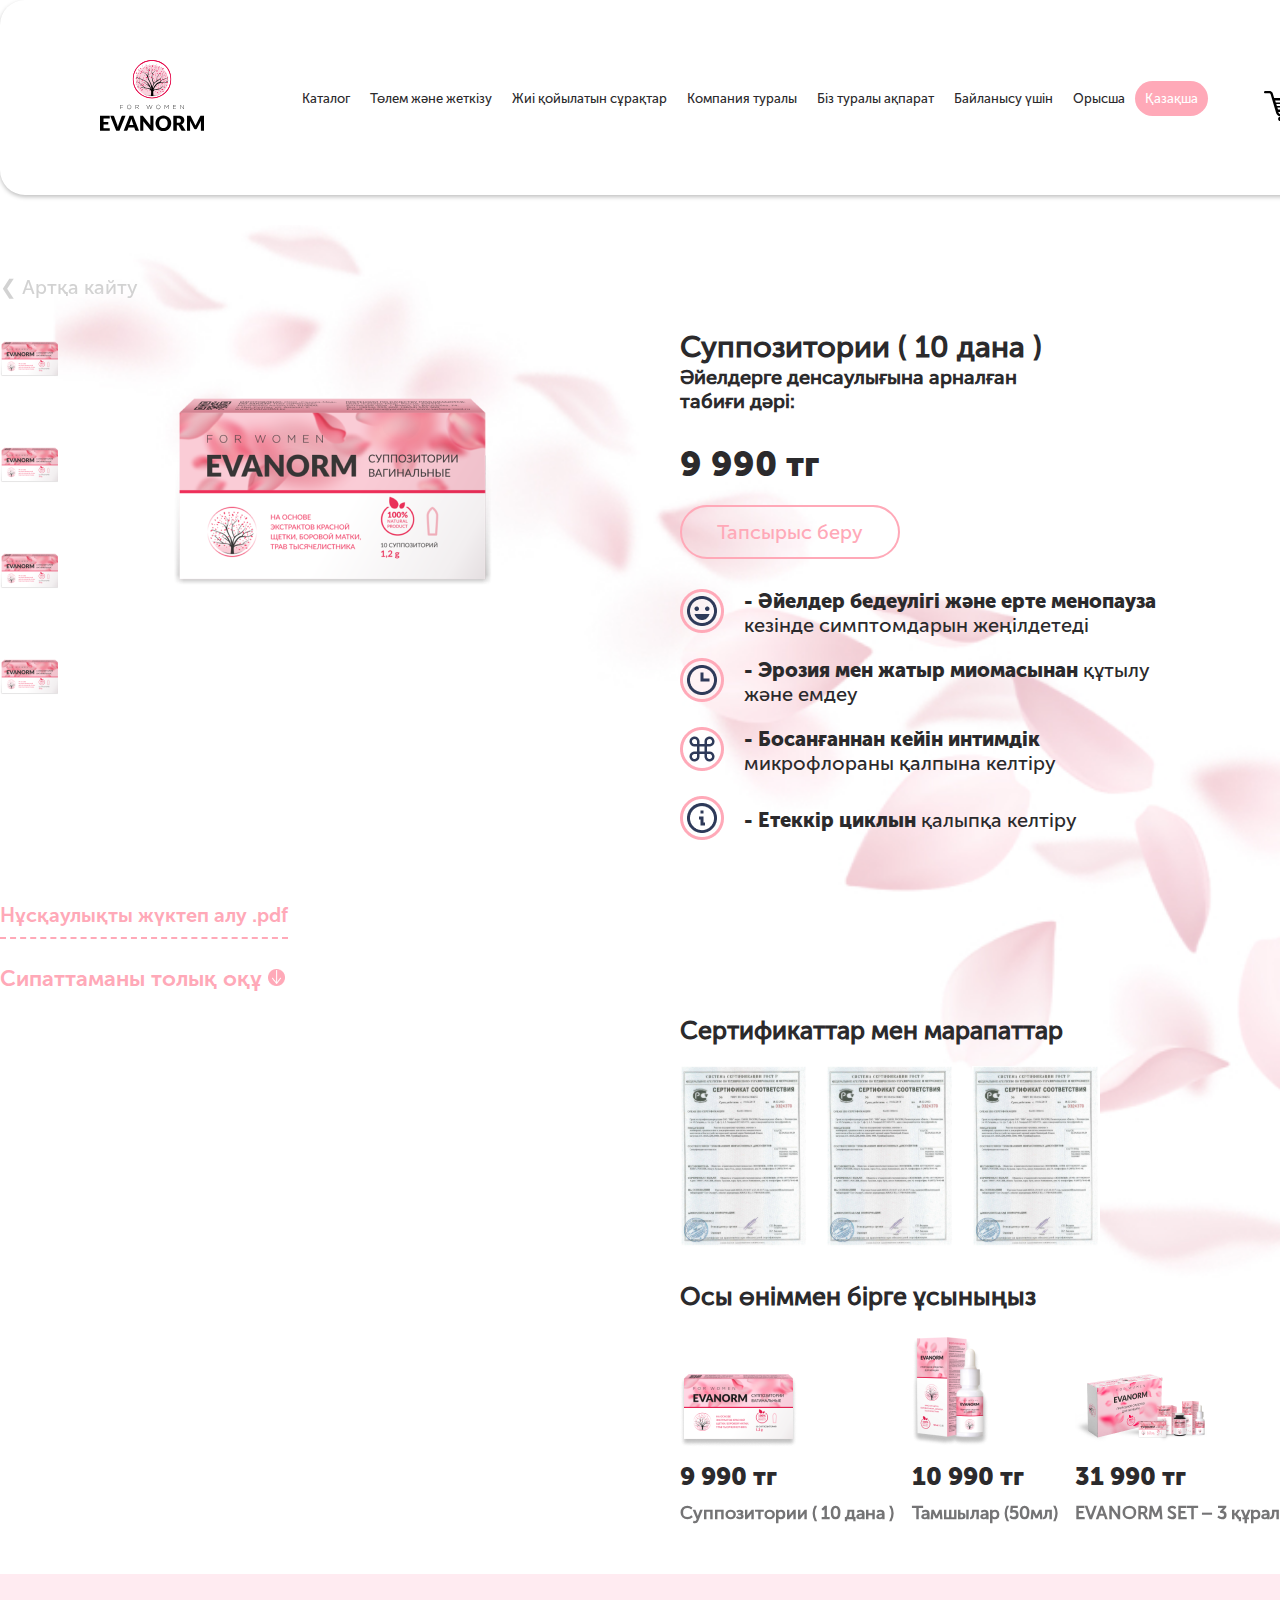
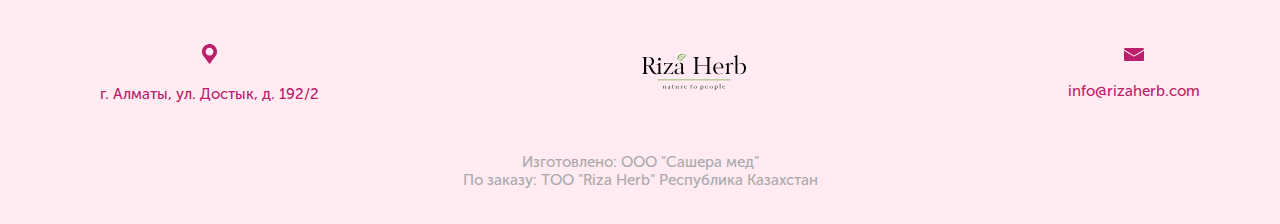
<file: product.html>
<!DOCTYPE html>
<html lang="ru">

<head>
    <meta charset="UTF-8">
    <meta name="viewport" content="width=device-width, initial-scale=1.0">
    <title>Evanorm</title>
    <link rel="stylesheet" href="CSS/style.css">
</head>

<body>
    <div class="header-top">
        <div class="container">
            <div class="header__inner">
                <div class="logo">
                    <a href="index.html" class="logo">
                        <img src="images/dest/logoeva.svg" alt="">
                    </a>
                </div>
                <nav class="nav">
                    <ul class="header__list">
                        <li><a href="payment.html" id="contact" class="header__item ">Каталог</a></li>
                        <li><a href="payment.html" id="contact" class="header__item ">Төлем және жеткізу</a></li>
                        <li><a href="question.html" class="header__item">Жиі қойылатын сұрақтар</a></li>
                        <li><a href="company.html" class="header__item">Компания туралы</a></li>
                        <li><a href="recall.html" class="header__item">Біз туралы ақпарат</a></li>
                        <li><a href="#" class="header__item" id="popupUs">Байланысу үшін</a></li>
                        <li><a href="#" class="header__item ">Орысша</a></li>
                        <li><a href="#" class="header__item "
                                style="background-color: #FFA9B8; color: #fff;">Қазақша</a></li>
                    </ul>
                </nav>
                <button class="Header-MenuBtn">
                    <a href="#" class="basket">
                        <div class="basket__img">
                            <img src="images/dest/basket.svg" alt="">
                            <data aria-label="В корзине товаров">1</data>
                        </div>
                    </a>
                </button>
            </div>
        </div>
    </div>
    <div class="hamburger-menu">
        <div class="hamburger__inner">
            <input type="checkbox" id="check-menu">
            <label for="check-menu"></label>
            <div class="hamburger__content">
                <div class="hamburger__logo">
                    <a href="index.html">
                        <img src="images/dest/logoeva.svg" class="logo" alt="">
                    </a>
                </div>
                <button class="Header-MenuBtn">
                    <a href="#" class="basket">
                        <div class="basket__img">
                            <img src="images/dest/basket.svg" alt="">
                            <data aria-label="В корзине  товаров">1</data>
                        </div>
                    </a>
                </button>
            </div>
            <div class="burger-line first"></div>
            <div class="burger-line second"></div>
            <div class="burger-line third"></div>
            <div class="burger-line fourth"></div>
            <nav class="main-menu">
                <li><a href="payment.html" class="header__item ">Төлем және жеткізу</a></li>
                <li><a href="question.html" class="header__item">Жиі қойылатын сұрақтар</a></li>
                <li><a href="company.html" class="header__item">Компания туралы</a></li>
                <li><a href="recall.html" class="header__item">Біз туралы ақпарат</a></li>
                <li><a href="#" class="header__item adapPopupUs " id="popupUs">Байланысу үшін</a></li>
            </nav>
        </div>
    </div>
    <div id="myform" class="form">
        <div class="form__close">
            <button class="close">
                &#215;
            </button>
        </div>
        <div class="form__content">
            <div class="form__header">
                <div class="form__img">
                    <img src="images/dest/formimg.svg" alt="">
                </div>
                <h3>Біздің сарапшыларымыз сізбен хабарласуы үшін нысанды толтырыңыз</h3>
            </div>
            <div class="form__body">
                <input type="name" id="name" placeholder="Ваше имя">
                <input type="phone" id="phone" placeholder="Номер Телефона">
            </div>
            <div class="form__btn">
                <a href="#" class="btn">Перезвоните мне</a>
            </div>
            <div class="form__footer">
                <h4>
                    Нажимая на кнопку Вы соглашаетесь на
                    обработку персональных данных
                </h4>
            </div>
        </div>
    </div>
    <div id="contactUs" class="form">
        <div class="contact__close">
            <button class="close">
                &#215;
            </button>
        </div>
        <div class="form__content">
            <div class="form__header">
                <div class="form__img">
                    <img src="images/dest/formimg1.png" alt="">
                </div>
                <h3>Бізге хабарласыңыз!</h3>
            </div>
            <div class="contactUs__body">
                <div class="contactUs__item">
                    <div class="contactUs__img">
                        <img src="images/dest/formphone.png" alt="">
                    </div>
                    <div class="form__phone">
                        <a href="tel:+77477986655">+7 747 798 66 55</a>
                    </div>
                </div>
                <div class="contactUs__item">
                    <div class="contactUs__img">
                        <img src="images/dest/formemail.png" alt="">
                    </div>
                    <div class="form__email">
                        <a href="email:info@rizaherb.com">info@rizaherb.com</a>
                    </div>
                </div>
            </div>
        </div>
    </div>
    <main class="main">
        <div class="container">
            <div class="base">
                <a href="index.html"><span>&#10094;</span> Артқа кайту</a>
            </div>
            <div class="wrapper">
                <div class="left__cnt">
                    <div class="products">
                        <div class="product__items">
                            <div class="product__item">
                                <img src="images/dest/productitems.png" alt="">
                            </div>
                            <div class="product__item">
                                <img src="images/dest/productitems.png" alt="">
                            </div>
                            <div class="product__item">
                                <img src="images/dest/productitems.png" alt="">
                            </div>
                            <div class="product__item">
                                <img src="images/dest/productitems.png" alt="">
                            </div>
                        </div>
                        <div class="product__item">
                            <img src="images/dest/productitem.png" alt="">
                        </div>
                    </div>
                    <div class="slideshow-wrapper">
                        <div class="mySlides fade active">
                            <img src="images/dest/deliveryslide.png" alt="">
                        </div>
                        <div class="mySlides fade">
                            <img src="images/dest/deliveryslide.png" alt="">
                        </div>
                        <div class="mySlides fade">
                            <img src="images/dest/deliveryslide.png" alt="">
                        </div>
                        <a class="prev delivery__prev">&#10094;</a>
                        <a class="next delivery__next">&#10095;</a>
                    </div>
                    <div class="desc">
                        <!-- <h3>Описание продукта</h3>
                        <p>Способ применения: принимать по 1 капсуле 2 раза в день за 30 минут до еды на голодный
                            желудок. Курс – 30 дней.
                            При необходимости курс повторить для стабилизации функций и состояния органов мочеполовой и
                            репродуктивной систем у женщин.</p> -->
                        <div class="instruction">
                            <p><a href="images/dest/Instruction.pdf" download="Инструкция">Нұсқаулықты жүктеп алу
                                    .pdf</a>
                            </p>
                        </div>
                    </div>
                    <div class="use">
                        <button class="accordionBtn">Сипаттаманы толық оқұ<span> <img src="images/dest/accarrow.png"
                                    alt=""></span></button>
                        <div class="use__items">
                            <div class="use__item">
                                <h4>Қолдану тәсілі</h4>
                                <p>Интрақынаптық түрде 10 күн бойы түнде 1 суппозиторийден</p>
                            </div>
                            <div class="use__item">
                                <h4>Қолдануға болмайтын жағдайлар:</h4>
                                <p>Дәрі құраушытарын жеке көтере алмаушылық, жүктілік, 4 айға дейінгі лактация кезені.
                                    Етеккір
                                    кезені, 18 жасқадейінгі жасөспірімдер</p>
                            </div>
                            <div class="use__item">
                                <h4>Құрамы:</h4>
                                <p>Бір жақты ортилия шөбінің қызыл қылшақ тамырларының киікоты шөбінің итмұрын
                                    жемістерінің
                                    қызылмия тамырының, мыңжапырақ шөбінің, қырмызгүл гүлдерінің арша жемістерінің,
                                    түймедақ
                                    гүлдерінің, ақ раушан гүл күлтесінің, адам тамырының табиғи сығындысы, шырғанақ
                                    майы,
                                    балқарағай майы, ара балауызы, алоэ вера гелі, какао майы.</p>
                            </div>
                        </div>
                    </div>
                </div>
                <div class="right__cnt">
                    <h2>Суппозитории ( 10 дана )</h2>
                    <h4>Әйелдерге денсаулығына арналған <br> табиғи дәрі:</h4>
                    <div class="right__price">
                        <span>9 990 тг</span>
                        <!-- <s>9 450 тг</s> -->
                    </div>
                    <div class="right__basket">
                        <a href="#" class="add__cart">Добавить в корзину</a>
                        <a href="#" id="shape" class="adapContact">Тапсырыс беру</a>
                    </div>
                    <div class="natural">
                        <div class="natural__item">
                            <div class="natural__img"> <img src="images/dest/natural1.png" alt=""></div>
                            <div class="natural__text">
                                <p><strong>- Әйелдер бедеулігі және ерте менопауза </strong>кезінде симптомдарын
                                    жеңілдетеді</p>
                            </div>
                        </div>
                        <div class="natural__item">
                            <div class="natural__img"> <img src="images/dest/natural2.png" alt=""></div>
                            <div class="natural__text">
                                <p><strong>- Эрозия мен жатыр миомасынан </strong> құтылу және емдеу</p>
                            </div>
                        </div>
                        <div class="natural__item">
                            <div class="natural__img"> <img src="images/dest/natural3.png" alt=""></div>
                            <div class="natural__text">
                                <p><strong>- Босанғаннан кейін интимдік</strong> микрофлораны қалпына келтіру</p>
                            </div>
                        </div>
                        <div class="natural__item">
                            <div class="natural__img"> <img src="images/dest/natural4.png" alt=""></div>
                            <div class="natural__text">
                                <p><strong>- Етеккір циклын</strong> қалыпқа келтіру</p>
                            </div>
                        </div>
                    </div>
                    <div class="awards">
                        <h3>
                            Сертификаттар мен марапаттар
                        </h3>
                        <div class="awards__items">
                            <div class="awards__img">
                                <a href="certificate.html"> <img src="images/dest/award.svg" alt=""></a>
                            </div>
                            <div class="awards__img">
                                <a href="certificate.html"> <img src="images/dest/award.svg" alt=""></a>
                            </div>
                            <div class="awards__img">
                                <a href="certificate.html"> <img src="images/dest/award.svg" alt=""></a>
                            </div>
                        </div>
                    </div>
                    <div class="advise">
                        <h3>Осы өніммен бірге ұсыныңыз</h3>
                        <div class="advise__items">
                            <a href="product.html">
                                <div class="advise__item">
                                    <img src="images/dest/advise1.png" alt="">
                                    <div class="advise__price">
                                        <span>9 990 тг</span>
                                        <!-- <s>9 450 тг</s> -->
                                    </div>
                                    <h5>Суппозитории ( 10 дана )</h5>
                                </div>
                            </a>
                            <a href="product3.html">
                                <div class="advise__item">
                                    <img src="images/dest/advise2.png" alt="">
                                    <div class="advise__price">
                                        <span>10 990 тг</span>
                                        <!-- <s>9 450 тг</s> -->
                                    </div>
                                    <h5>Тамшылар (50мл)</h5>
                                </div>
                            </a>
                            <a href="product4.html">
                                <div class="advise__item">
                                    <img src="images/dest/advise3.png" alt="">
                                    <div class="advise__price">
                                        <span>31 990 тг</span>
                                        <!-- <s>9 450 тг</s> -->
                                    </div>
                                    <h5>EVANORM SET – 3 құрал</h5>
                                </div>
                            </a>
                        </div>
                    </div>
                </div>
            </div>
        </div>
    </main>
    <footer class="footer">
        <div class="container">
            <div class="footer__wrapper">
                <div class="footer__address">
                    <div class="address__icon">
                        <img src="images/dest/addressicon.svg" alt="">
                    </div>
                    <a href="#">г. Алматы, ул. Достык, д. 192/2</a>
                </div>
                <a href="index.html" class="logo">
                    <img src="images/dest/logoriza.svg" alt="">
                </a>
                <div class="footer__email">
                    <div class="email__icon">
                        <img src="images/dest/emailicon.svg" alt="">
                    </div>
                    <a href="#">info@rizaherb.com</a>
                </div>

            </div>
            <div class="footer__bottom">
                <p>Изготовлено: ООО "Сашера мед" <br>
                    По заказу: ТОО "Riza Herb"
                    Республика Казахстан</p>
            </div>
        </div>
    </footer>



    <script src="js/app.js"></script>

</body>

</html>
</file>
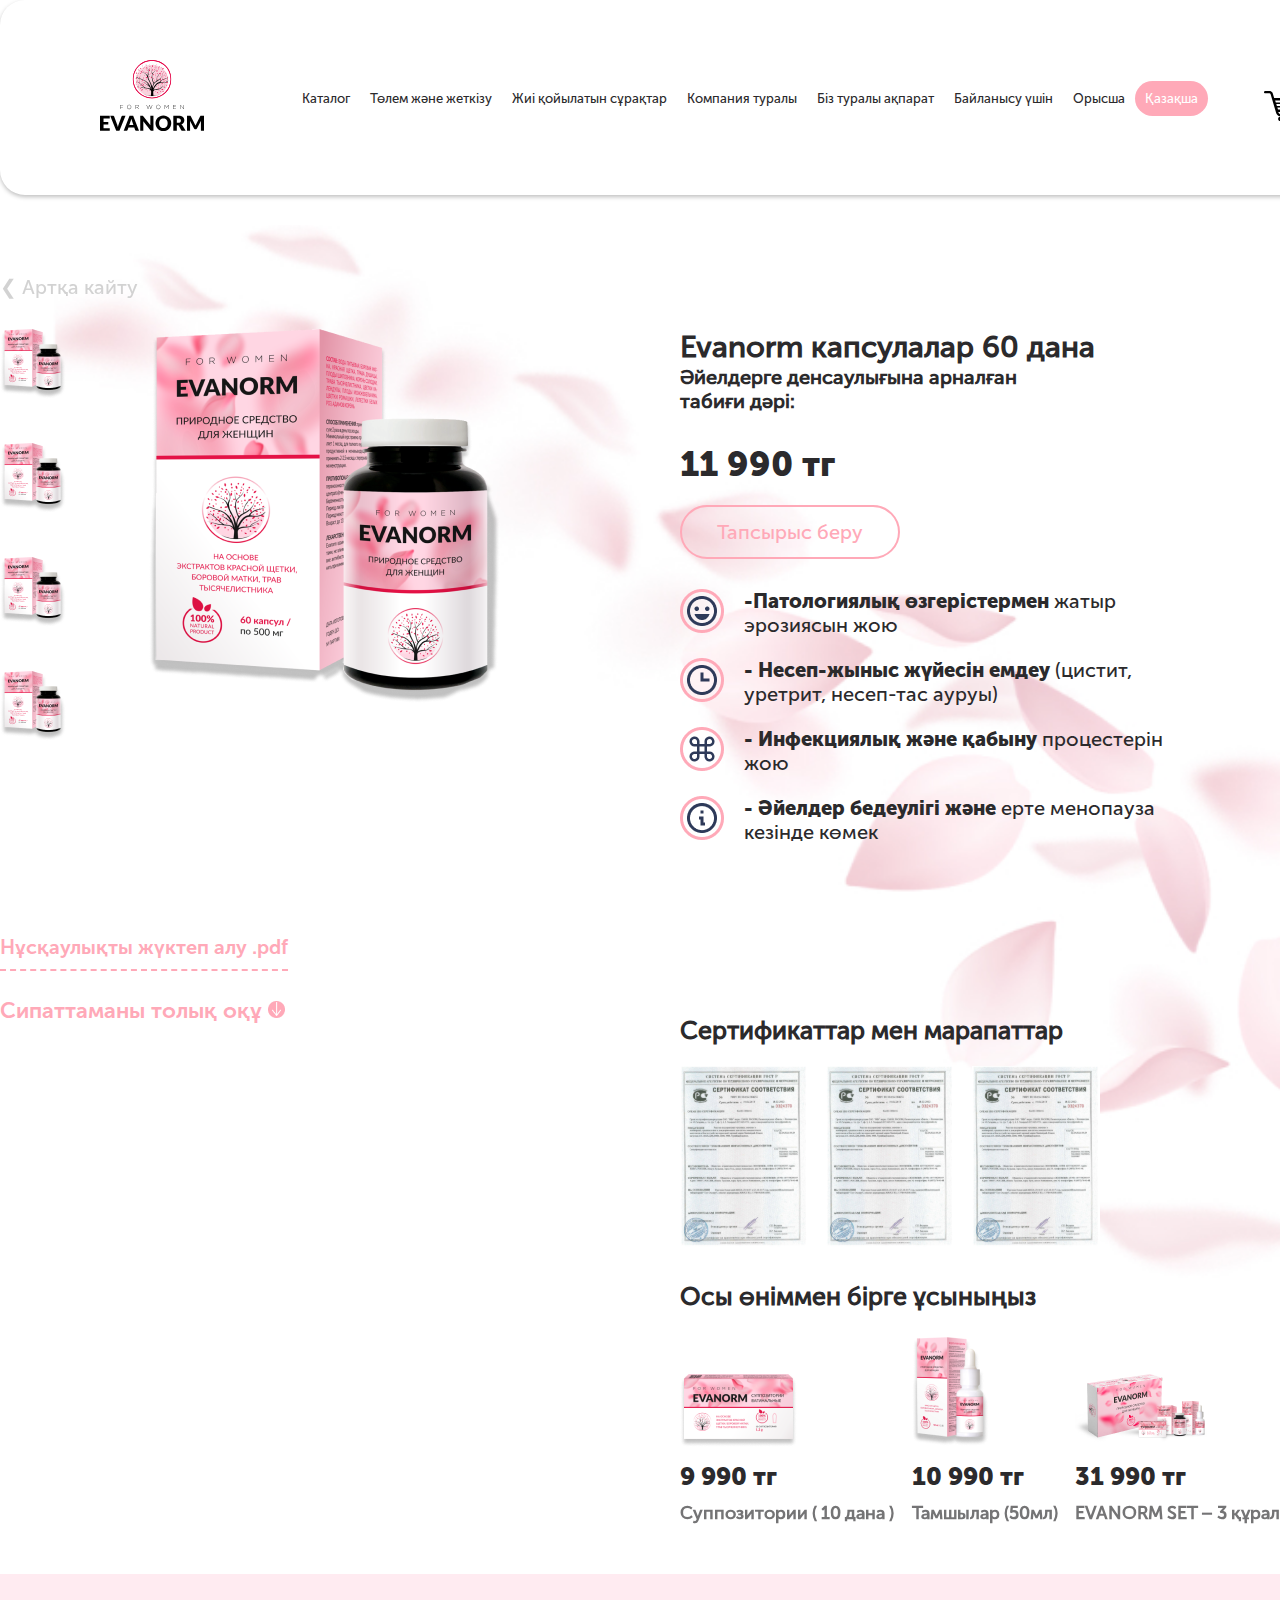
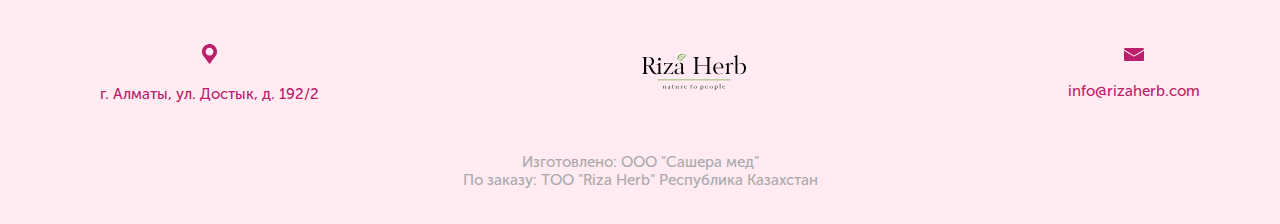
<file: product2.html>
<!DOCTYPE html>
<html lang="ru">

<head>
    <meta charset="UTF-8">
    <meta name="viewport" content="width=device-width, initial-scale=1.0">
    <title>Evanorm</title>
    <link rel="stylesheet" href="CSS/style.css">
</head>

<body>
    <div class="header-top">
        <div class="container">
            <div class="header__inner">
                <div class="logo">
                    <a href="index.html" class="logo">
                        <img src="images/dest/logoeva.svg" alt="">
                    </a>
                </div>
                <nav class="nav">
                    <ul class="header__list">
                        <li><a href="payment.html" id="contact" class="header__item ">Каталог</a></li>
                        <li><a href="payment.html" id="contact" class="header__item ">Төлем және жеткізу</a></li>
                        <li><a href="question.html" class="header__item">Жиі қойылатын сұрақтар</a></li>
                        <li><a href="company.html" class="header__item">Компания туралы</a></li>
                        <li><a href="recall.html" class="header__item">Біз туралы ақпарат</a></li>
                        <li><a href="#" class="header__item" id="popupUs">Байланысу үшін</a></li>
                        <li><a href="#" class="header__item ">Орысша</a></li>
                        <li><a href="#" class="header__item "style="background-color: #FFA9B8; color: #fff;">Қазақша</a></li>
                    </ul>
                </nav>
                <button class="Header-MenuBtn">
                    <a href="#" class="basket">
                        <div class="basket__img">
                            <img src="images/dest/basket.svg" alt="">
                            <data aria-label="В корзине товаров">1</data>
                        </div>
                    </a>
                </button>
            </div>
        </div>
    </div>
    <div class="hamburger-menu">
        <div class="hamburger__inner">
            <input type="checkbox" id="check-menu">
            <label for="check-menu"></label>
            <div class="hamburger__content">
                <div class="hamburger__logo">
                    <a href="index.html">
                        <img src="images/dest/logoeva.svg" class="logo" alt="">
                    </a>
                </div>
                <button class="Header-MenuBtn">
                    <a href="#" class="basket">
                        <div class="basket__img">
                            <img src="images/dest/basket.svg" alt="">
                            <data aria-label="В корзине  товаров">1</data>
                        </div>
                    </a>
                </button>
            </div>
            <div class="burger-line first"></div>
            <div class="burger-line second"></div>
            <div class="burger-line third"></div>
            <div class="burger-line fourth"></div>
            <nav class="main-menu">
                <li><a href="payment.html" class="header__item ">Төлем және жеткізу</a></li>
                <li><a href="question.html" class="header__item">Жиі қойылатын сұрақтар</a></li>
                <li><a href="company.html" class="header__item">Компания туралы</a></li>
                <li><a href="recall.html" class="header__item">Біз туралы ақпарат</a></li>
                <li><a href="#" class="header__item adapPopupUs " id="popupUs">Байланысу үшін</a></li>
            </nav>
        </div>
    </div>
    <div id="myform" class="form">
        <div class="form__close">
            <button class="close">
                &#215;
            </button>
        </div>
        <div class="form__content">
            <div class="form__header">
                <div class="form__img">
                    <img src="images/dest/formimg.svg" alt="">
                </div>
                <h3>Біздің сарапшыларымыз сізбен хабарласуы үшін нысанды толтырыңыз</h3>
            </div>
            <div class="form__body">
                <input type="name" id="name" placeholder="Ваше имя">
                <input type="phone" id="phone" placeholder="Номер Телефона">
            </div>
            <div class="form__btn">
                <a href="#" class="btn">Перезвоните мне</a>
            </div>
            <div class="form__footer">
                <h4>
                    Нажимая на кнопку Вы соглашаетесь на
                    обработку персональных данных
                </h4>
            </div>
        </div>
    </div>
    <div id="contactUs" class="form">
        <div class="contact__close">
            <button class="close">
                &#215;
            </button>
        </div>
        <div class="form__content">
            <div class="form__header">
                <div class="form__img">
                    <img src="images/dest/formimg1.png" alt="">
                </div>
                <h3>Бізге хабарласыңыз!</h3>
            </div>
            <div class="contactUs__body">
                <div class="contactUs__item">
                    <div class="contactUs__img">
                        <img src="images/dest/formphone.png" alt="">
                    </div>
                    <div class="form__phone">
                        <a href="tel:+77477986655">+7 747 798 66 55</a>
                    </div>
                </div>
                <div class="contactUs__item">
                    <div class="contactUs__img">
                        <img src="images/dest/formemail.png" alt="">
                    </div>
                    <div class="form__email">
                        <a href="email:info@rizaherb.com">info@rizaherb.com</a>
                    </div>
                </div>
            </div>
        </div>
    </div>
    <main class="main">
        <div class="container">
            <div class="base">
                <a href="index.html"><span>&#10094;</span> Артқа кайту</a>
            </div>
            <div class="wrapper">
                <div class="left__cnt">
                    <div class="products">
                        <div class="product__items">
                            <div class="product__item">
                                <img src="images/dest/productitems2.png" alt="">
                            </div>
                            <div class="product__item">
                                <img src="images/dest/productitems2.png" alt="">
                            </div>
                            <div class="product__item">
                                <img src="images/dest/productitems2.png" alt="">
                            </div>
                            <div class="product__item">
                                <img src="images/dest/productitems2.png" alt="">
                            </div>
                        </div>
                        <div class="product__item">
                            <img src="images/dest/productitem2.png" alt="">
                        </div>
                    </div>
                    <div class="slideshow-wrapper">
                        <div class="mySlides fade active">
                            <img src="images/dest/deliveryslide.png" alt="">
                        </div>
                        <div class="mySlides fade">
                            <img src="images/dest/deliveryslide.png" alt="">
                        </div>
                        <div class="mySlides fade">
                            <img src="images/dest/deliveryslide.png" alt="">
                        </div>
                        <a class="prev delivery__prev">&#10094;</a>
                        <a class="next delivery__next">&#10095;</a>
                    </div>
                    <div class="desc">
                        <!-- <h3>Описание продукта</h3>
                        <p>Способ применения: принимать по 1 капсуле 2 раза в день за 30 минут до еды на голодный
                            желудок. Курс – 30 дней.
                            При необходимости курс повторить для стабилизации функций и состояния органов мочеполовой и
                            репродуктивной систем у женщин.</p> -->
                        <div class="instruction">
                            <p><a href="images/dest/Instruction.pdf" download="Инструкция">Нұсқаулықты жүктеп алу
                                    .pdf</a></p>
                        </div>
                    </div>
                    <div class="use">
                        <button class="accordionBtn">Сипаттаманы толық оқұ<span> <img src="images/dest/accarrow.png"
                                    alt=""></span></button>
                        <div class="use__items">
                            <div class="use__item">
                                <h4>Қолдану тәсілі</h4>
                                <p>Тамақтанғаннан кейін күніне 2 рет 1 капсула кабылдаңыз. Препаратты қабылдаудың
                                    минималды
                                    курсы-1 ай, ұрпақты болу және зәр шығару жүйесін емдеудің толық курсы үшін 2-2, 5 ай
                                    қолдану
                                    керек, етеккір кезінде үзіліс жасаңыз.</p>
                            </div>
                            <div class="use__item">
                                <h4>Қарсы көрсеткіштер</h4>
                                <p>Препарат компоненттеріне жеке төзбеушілік, жүктілік, лактация кезеңі 4 айға дейін,
                                    етеккір кезеңі,
                                    13 жасқа дейін.</p>
                            </div>
                            <div class="use__item">
                                <h4>Құрамы</h4>
                                <p>Ауыз су, Бурабай жатыры, қызыл щетка, орегано шөбі, итмұрын жемістері, мия тамыры,
                                    мыңжапырақ шөбі, қырмызыгүл гүлдері, арша жемістері, түймедақ гүлдері, ақ раушан
                                    жапырақтары, адам тамыры.</p>
                            </div>
                        </div>
                    </div>
                </div>
                <div class="right__cnt">
                    <h2>Evanorm капсулалар 60 дана</h2>
                    <h4>Әйелдерге денсаулығына арналған <br> табиғи дәрі: </h4>
                    <div class="right__price">
                        <span>11 990 тг</span>
                        <!-- <s>9 450 тг</s> -->
                    </div>
                    <div class="right__basket">
                        <a href="#" class="add__cart">Добавить в корзину</a>
                        <a href="#" id="shape" class="adapContact">Тапсырыс беру</a>
                    </div>
                    <div class="natural">
                        <div class="natural__item">
                            <div class="natural__img"> <img src="images/dest/natural1.png" alt=""></div>
                            <div class="natural__text">
                                <p><strong>-Патологиялық өзгерістермен </strong>жатыр эрозиясын жою</p>
                            </div>
                        </div>
                        <div class="natural__item">
                            <div class="natural__img"> <img src="images/dest/natural2.png" alt=""></div>
                            <div class="natural__text">
                                <p><strong>- Несеп-жыныс жүйесін емдеу </strong> (цистит, уретрит, несеп-тас ауруы)</p>
                            </div>
                        </div>
                        <div class="natural__item">
                            <div class="natural__img"> <img src="images/dest/natural3.png" alt=""></div>
                            <div class="natural__text">
                                <p><strong>- Инфекциялық және қабыну</strong> процестерін жою</p>
                            </div>
                        </div>
                        <div class="natural__item">
                            <div class="natural__img"> <img src="images/dest/natural4.png" alt=""></div>
                            <div class="natural__text">
                                <p><strong>- Әйелдер бедеулігі және </strong> ерте менопауза кезінде көмек</p>
                            </div>
                        </div>
                    </div>
                    <div class="awards">
                        <h3>
                            Сертификаттар мен марапаттар
                        </h3>
                        <div class="awards__items">
                            <div class="awards__img">
                                <a href="certificate.html"> <img src="images/dest/award.svg" alt=""></a>
                            </div>
                            <div class="awards__img">
                                <a href="certificate.html"> <img src="images/dest/award.svg" alt=""></a>
                            </div>
                            <div class="awards__img">
                                <a href="certificate.html"> <img src="images/dest/award.svg" alt=""></a>
                            </div>
                        </div>
                    </div>
                    <div class="advise">
                        <h3>Осы өніммен бірге ұсыныңыз</h3>
                        <div class="advise__items">
                            <a href="product.html">
                                <div class="advise__item">
                                    <img src="images/dest/advise1.png" alt="">
                                    <div class="advise__price">
                                        <span>9 990 тг</span>
                                        <!-- <s>9 450 тг</s> -->
                                    </div>
                                    <h5>Суппозитории ( 10 дана )</h5>
                                </div>
                            </a>
                            <a href="product3.html">
                                <div class="advise__item">
                                    <img src="images/dest/advise2.png" alt="">
                                    <div class="advise__price">
                                        <span>10 990 тг</span>
                                        <!-- <s>9 450 тг</s> -->
                                    </div>
                                    <h5>Тамшылар (50мл)</h5>
                                </div>
                            </a>
                            <a href="product4.html">
                                <div class="advise__item">
                                    <img src="images/dest/advise3.png" alt="">
                                    <div class="advise__price">
                                        <span>31 990 тг</span>
                                        <!-- <s>9 450 тг</s> -->
                                    </div>
                                    <h5>EVANORM SET – 3 құрал</h5>
                                </div>
                            </a>
                        </div>
                    </div>
                </div>
            </div>
        </div>
    </main>
    <footer class="footer">
        <div class="container">
            <div class="footer__wrapper">
                <div class="footer__address">
                    <div class="address__icon">
                        <img src="images/dest/addressicon.svg" alt="">
                    </div>
                    <a href="#">г. Алматы, ул. Достык, д. 192/2</a>
                </div>
                <a href="index.html" class="logo">
                    <img src="images/dest/logoriza.svg" alt="">
                </a>
                <div class="footer__email">
                    <div class="email__icon">
                        <img src="images/dest/emailicon.svg" alt="">
                    </div>
                    <a href="#">info@rizaherb.com</a>
                </div>

            </div>
            <div class="footer__bottom">
                <p>Изготовлено: ООО "Сашера мед" <br>
                    По заказу: ТОО "Riza Herb"
                    Республика Казахстан</p>
            </div>
        </div>
    </footer>



    <script src="js/app.js"></script>

</body>

</html>
</file>
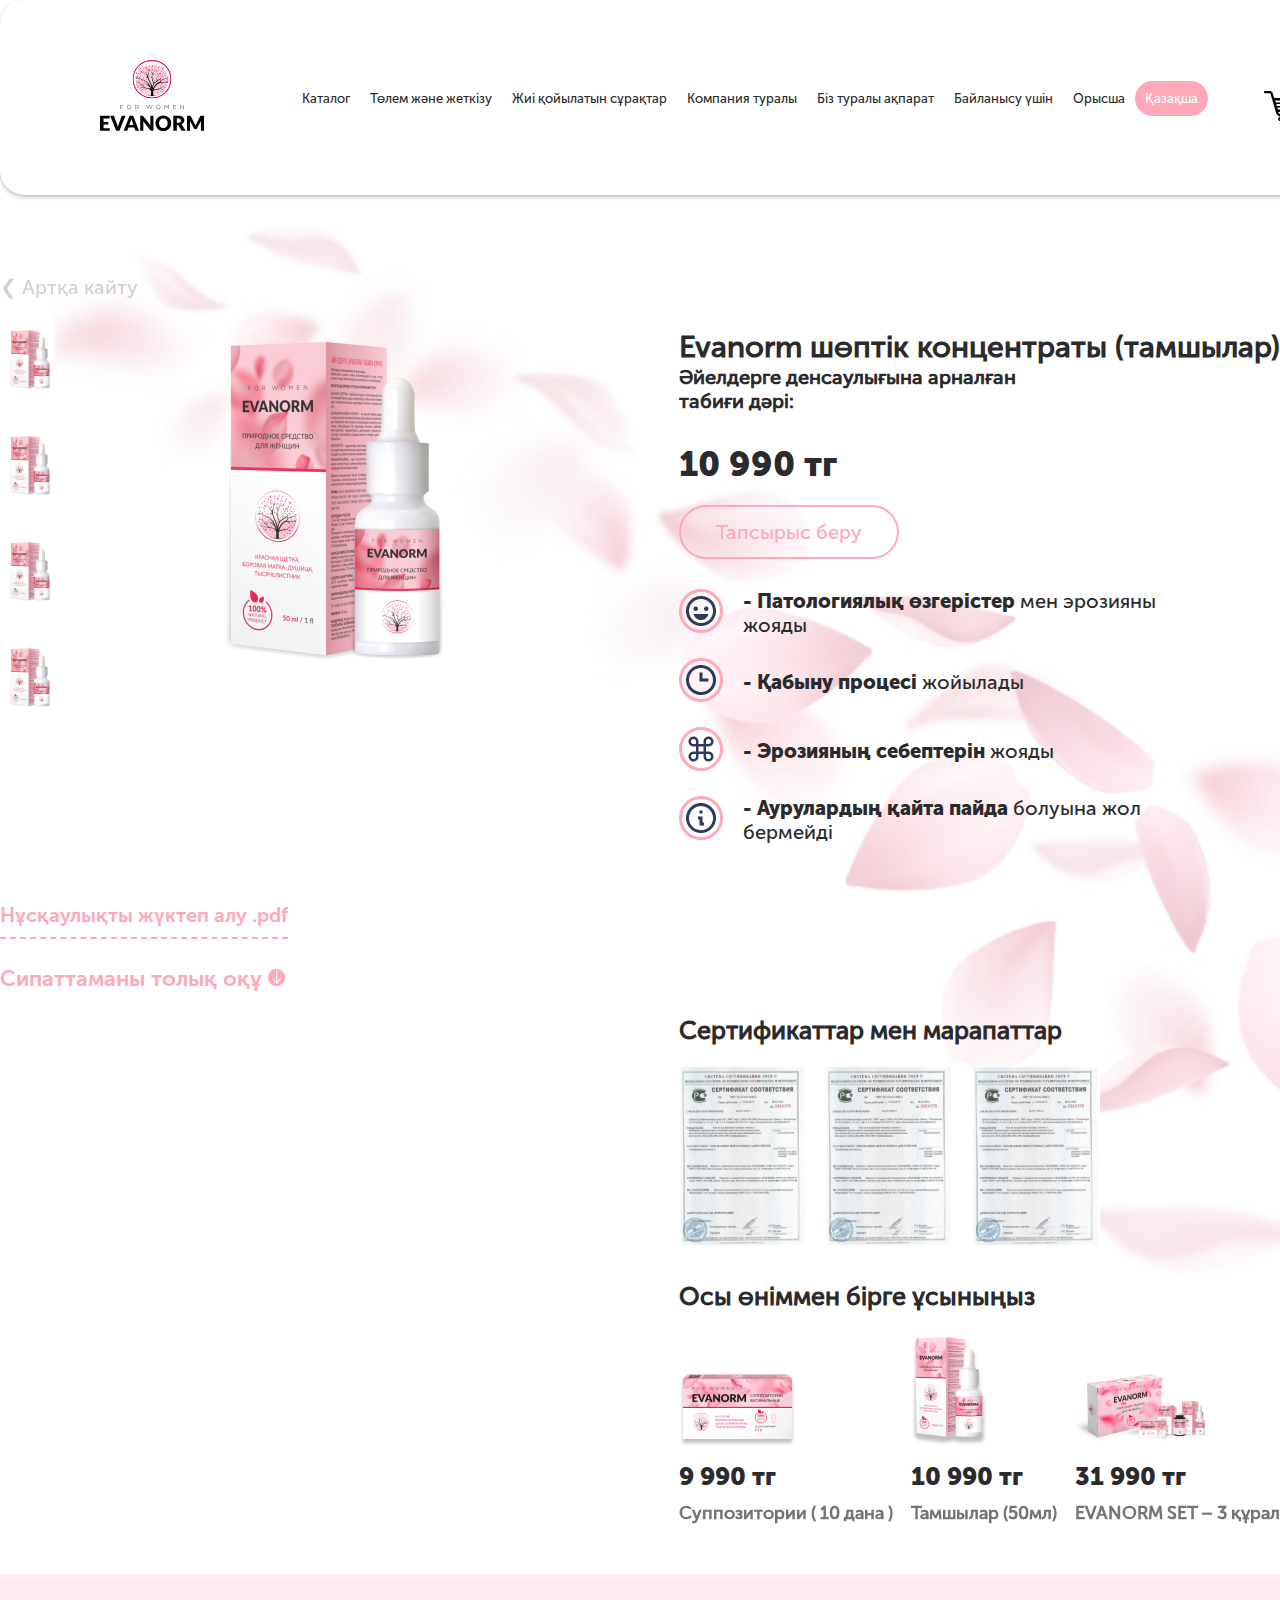
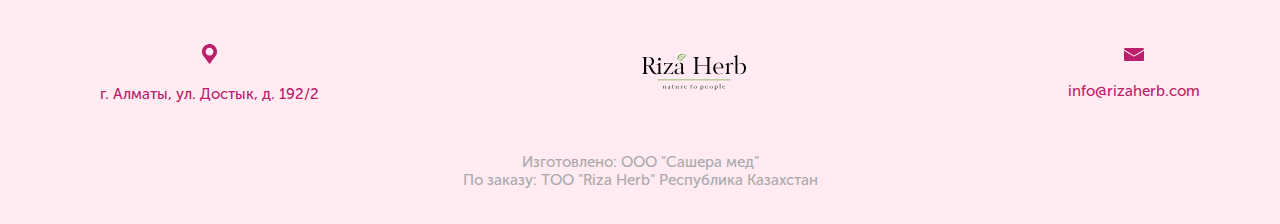
<file: product3.html>
<!DOCTYPE html>
<html lang="ru">

<head>
    <meta charset="UTF-8">
    <meta name="viewport" content="width=device-width, initial-scale=1.0">
    <title>Evanorm</title>
    <link rel="stylesheet" href="CSS/style.css">
</head>

<body>
    <div class="header-top">
        <div class="container">
            <div class="header__inner">
                <div class="logo">
                    <a href="index.html" class="logo">
                        <img src="images/dest/logoeva.svg" alt="">
                    </a>
                </div>
                <nav class="nav">
                    <ul class="header__list">
                        <li><a href="payment.html" id="contact" class="header__item ">Каталог</a></li>
                        <li><a href="payment.html" id="contact" class="header__item ">Төлем және жеткізу</a></li>
                        <li><a href="question.html" class="header__item">Жиі қойылатын сұрақтар</a></li>
                        <li><a href="company.html" class="header__item">Компания туралы</a></li>
                        <li><a href="recall.html" class="header__item">Біз туралы ақпарат</a></li>
                        <li><a href="#" class="header__item" id="popupUs">Байланысу үшін</a></li>
                        <li><a href="#" class="header__item ">Орысша</a></li>
                        <li><a href="#" class="header__item "style="background-color: #FFA9B8; color: #fff;">Қазақша</a></li>
                    </ul>
                </nav>
                <button class="Header-MenuBtn">
                    <a href="#" class="basket">
                        <div class="basket__img">
                            <img src="images/dest/basket.svg" alt="">
                            <data aria-label="В корзине товаров">1</data>
                        </div>
                    </a>
                </button>
            </div>
        </div>
    </div>
    <div class="hamburger-menu">
        <div class="hamburger__inner">
            <input type="checkbox" id="check-menu">
            <label for="check-menu"></label>
            <div class="hamburger__content">
                <div class="hamburger__logo">
                    <a href="index.html">
                        <img src="images/dest/logoeva.svg" class="logo" alt="">
                    </a>
                </div>
                <button class="Header-MenuBtn">
                    <a href="#" class="basket">
                        <div class="basket__img">
                            <img src="images/dest/basket.svg" alt="">
                            <data aria-label="В корзине  товаров">1</data>
                        </div>
                    </a>
                </button>
            </div>
            <div class="burger-line first"></div>
            <div class="burger-line second"></div>
            <div class="burger-line third"></div>
            <div class="burger-line fourth"></div>
            <nav class="main-menu">
                <li><a href="payment.html" class="header__item ">Төлем және жеткізу</a></li>
                <li><a href="question.html" class="header__item">Жиі қойылатын сұрақтар</a></li>
                <li><a href="company.html" class="header__item">Компания туралы</a></li>
                <li><a href="recall.html" class="header__item">Біз туралы ақпарат</a></li>
                <li><a href="#" class="header__item adapPopupUs " id="popupUs">Байланысу үшін</a></li>
            </nav>
        </div>
    </div>
    <div id="myform" class="form">
        <div class="form__close">
            <button class="close">
                &#215;
            </button>
        </div>
        <div class="form__content">
            <div class="form__header">
                <div class="form__img">
                    <img src="images/dest/formimg.svg" alt="">
                </div>
                <h3>Біздің сарапшыларымыз сізбен хабарласуы үшін нысанды толтырыңыз</h3>
            </div>
            <div class="form__body">
                <input type="name" id="name" placeholder="Ваше имя">
                <input type="phone" id="phone" placeholder="Номер Телефона">
            </div>
            <div class="form__btn">
                <a href="#" class="btn">Перезвоните мне</a>
            </div>
            <div class="form__footer">
                <h4>
                    Нажимая на кнопку Вы соглашаетесь на
                    обработку персональных данных
                </h4>
            </div>
        </div>
    </div>
    <div id="contactUs" class="form">
        <div class="contact__close">
            <button class="close">
                &#215;
            </button>
        </div>
        <div class="form__content">
            <div class="form__header">
                <div class="form__img">
                    <img src="images/dest/formimg1.png" alt="">
                </div>
                <h3>Бізге хабарласыңыз!</h3>
            </div>
            <div class="contactUs__body">
                <div class="contactUs__item">
                    <div class="contactUs__img">
                        <img src="images/dest/formphone.png" alt="">
                    </div>
                    <div class="form__phone">
                        <a href="tel:+77477986655">+7 747 798 66 55</a>
                    </div>
                </div>
                <div class="contactUs__item">
                    <div class="contactUs__img">
                        <img src="images/dest/formemail.png" alt="">
                    </div>
                    <div class="form__email">
                        <a href="email:info@rizaherb.com">info@rizaherb.com</a>
                    </div>
                </div>
            </div>
        </div>
    </div>
    <main class="main">
        <div class="container">
            <div class="base">
                <a href="index.html"><span>&#10094;</span> Артқа кайту</a>
            </div>
            <div class="wrapper">
                <div class="left__cnt">
                    <div class="products">
                        <div class="product__items">
                            <div class="product__item">
                                <img src="images/dest/productitems3.png" alt="">
                            </div>
                            <div class="product__item">
                                <img src="images/dest/productitems3.png" alt="">
                            </div>
                            <div class="product__item">
                                <img src="images/dest/productitems3.png" alt="">
                            </div>
                            <div class="product__item">
                                <img src="images/dest/productitems3.png" alt="">
                            </div>
                        </div>
                        <div class="product__item">
                            <img src="images/dest/productitem3.png" alt="">
                        </div>
                    </div>
                    <div class="slideshow-wrapper">
                        <div class="mySlides fade active">
                            <img src="images/dest/deliveryslide.png" alt="">
                        </div>
                        <div class="mySlides fade">
                            <img src="images/dest/deliveryslide.png" alt="">
                        </div>
                        <div class="mySlides fade">
                            <img src="images/dest/deliveryslide.png" alt="">
                        </div>
                        <a class="prev delivery__prev">&#10094;</a>
                        <a class="next delivery__next">&#10095;</a>
                    </div>
                    <div class="desc">
                        <!-- <h3>Описание продукта</h3>
                        <p>Способ применения: принимать по 1 капсуле 2 раза в день за 30 минут до еды на голодный
                            желудок. Курс – 30 дней.
                            При необходимости курс повторить для стабилизации функций и состояния органов мочеполовой и
                            репродуктивной систем у женщин.</p> -->
                        <div class="instruction">
                            <p><a href="images/dest/Instruction.pdf" download="Инструкция">Нұсқаулықты жүктеп алу
                                .pdf</a></p>
                        </div>
                    </div>
                    <div class="use">
                        <button class="accordionBtn" >Сипаттаманы толық оқұ<span> <img
                                    src="images/dest/accarrow.png" alt=""></span></button>
                        <div class="use__items">
                            <div class="use__item">
                                <h4>Қолдану тәсілі</h4>
                                <p>Препараттың 2 мл (40 тамшы) 150-200 мл суда сұйылтылады. Тамақтанудан 30 минут бұрын күніне
                                    2-3 рет ішіңіз. Препаратты қабылдаудың минималды курсы-1 ай, ұрпақты болу және зәр шығару
                                    жүйесін емдеудің толық курсы үшін 2-2, 5 ай, етеккір кезінде үзіліс жасаңыз.</p>
                            </div>
                            <div class="use__item">
                                <h4>Қарсы көрсеткіштер</h4>
                                <p>Препарат компоненттеріне жеке төзбеушілік, жүктілік, лактация кезеңі 4 айға дейін, етеккір кезеңі,
                                    13 жасқа дейін.</p>
                            </div>
                            <div class="use__item">
                                <h4>Құрамы</h4>
                                <p>Ауыз су, Бурабай жатыры, қызыл щетка, орегано шөбі, итмұрын жемістері, мия тамыры,
                                    мыңжапырақ шөбі, қырмызыгүл гүлдері, арша жемістері, түймедақ гүлдері, ақ раушан
                                    жапырақтары, адам тамыры.</p>
                            </div>
                        </div>
                    </div>
                </div>
                <div class="right__cnt">
                    <h2>Evanorm шөптік концентраты (тамшылар)</h2>
                    <h4>Әйелдерге денсаулығына арналған <br> табиғи дәрі:</h4>
                    <div class="right__price">
                        <span>10 990 тг</span>
                        <!-- <s>9 450 тг</s> -->
                    </div>
                    <div class="right__basket">
                        <a href="#" class="add__cart">Добавить в корзину</a>
                        <a href="#" id="shape" class="adapContact">Тапсырыс беру</a>
                    </div>
                    <div class="natural">
                        <div class="natural__item">
                            <div class="natural__img"> <img src="images/dest/natural1.png" alt=""></div>
                            <div class="natural__text">
                                <p><strong>- Патологиялық өзгерістер </strong>мен эрозияны жояды</p>
                            </div>
                        </div>
                        <div class="natural__item">
                            <div class="natural__img"> <img src="images/dest/natural2.png" alt=""></div>
                            <div class="natural__text">
                                <p><strong>- Қабыну процесі</strong> жойылады</p>
                            </div>
                        </div>
                        <div class="natural__item">
                            <div class="natural__img"> <img src="images/dest/natural3.png" alt=""></div>
                            <div class="natural__text">
                                <p><strong>- Эрозияның себептерін </strong> жояды</p>
                            </div>
                        </div>
                        <div class="natural__item">
                            <div class="natural__img"> <img src="images/dest/natural4.png" alt=""></div>
                            <div class="natural__text">
                                <p><strong>- Аурулардың қайта пайда</strong> болуына жол бермейді</p>
                            </div>
                        </div>
                    </div>
                    <div class="awards">
                        <h3>
                            Сертификаттар мен марапаттар
                        </h3>
                        <div class="awards__items">
                            <div class="awards__img">
                                <a href="certificate.html"> <img src="images/dest/award.svg" alt=""></a>
                            </div>
                            <div class="awards__img">
                                <a href="certificate.html"> <img src="images/dest/award.svg" alt=""></a>
                            </div>
                            <div class="awards__img">
                                <a href="certificate.html"> <img src="images/dest/award.svg" alt=""></a>
                            </div>
                        </div>
                    </div>
                    <div class="advise">
                        <h3>Осы өніммен бірге ұсыныңыз</h3>
                        <div class="advise__items">
                            <a href="product.html">
                                <div class="advise__item">
                                    <img src="images/dest/advise1.png" alt="">
                                    <div class="advise__price">
                                        <span>9 990 тг</span>
                                        <!-- <s>9 450 тг</s> -->
                                    </div>
                                    <h5>Суппозитории ( 10 дана )</h5>
                                </div>
                            </a>
                            <a href="product3.html">
                                <div class="advise__item">
                                    <img src="images/dest/advise2.png" alt="">
                                    <div class="advise__price">
                                        <span>10 990 тг</span>
                                        <!-- <s>9 450 тг</s> -->
                                    </div>
                                    <h5>Тамшылар (50мл)</h5>
                                </div>
                            </a>
                            <a href="product4.html">
                                <div class="advise__item">
                                    <img src="images/dest/advise3.png" alt="">
                                    <div class="advise__price">
                                        <span>31 990 тг</span>
                                        <!-- <s>9 450 тг</s> -->
                                    </div>
                                    <h5>EVANORM SET – 3 құрал</h5>
                                </div>
                            </a>
                        </div>
                    </div>
                </div>
            </div>
        </div>
    </main>
    <footer class="footer">
        <div class="container">
            <div class="footer__wrapper">
                <div class="footer__address">
                    <div class="address__icon">
                        <img src="images/dest/addressicon.svg" alt="">
                    </div>
                    <a href="#">г. Алматы, ул. Достык, д. 192/2</a>
                </div>
                <a href="index.html" class="logo">
                    <img src="images/dest/logoriza.svg" alt="">
                </a>
                <div class="footer__email">
                    <div class="email__icon">
                        <img src="images/dest/emailicon.svg" alt="">
                    </div>
                    <a href="#">info@rizaherb.com</a>
                </div>

            </div>
            <div class="footer__bottom">
                <p>Изготовлено: ООО "Сашера мед" <br>
                    По заказу: ТОО "Riza Herb"
                    Республика Казахстан</p>
            </div>
        </div>
    </footer>



    <script src="js/app.js"></script>

</body>

</html>
</file>
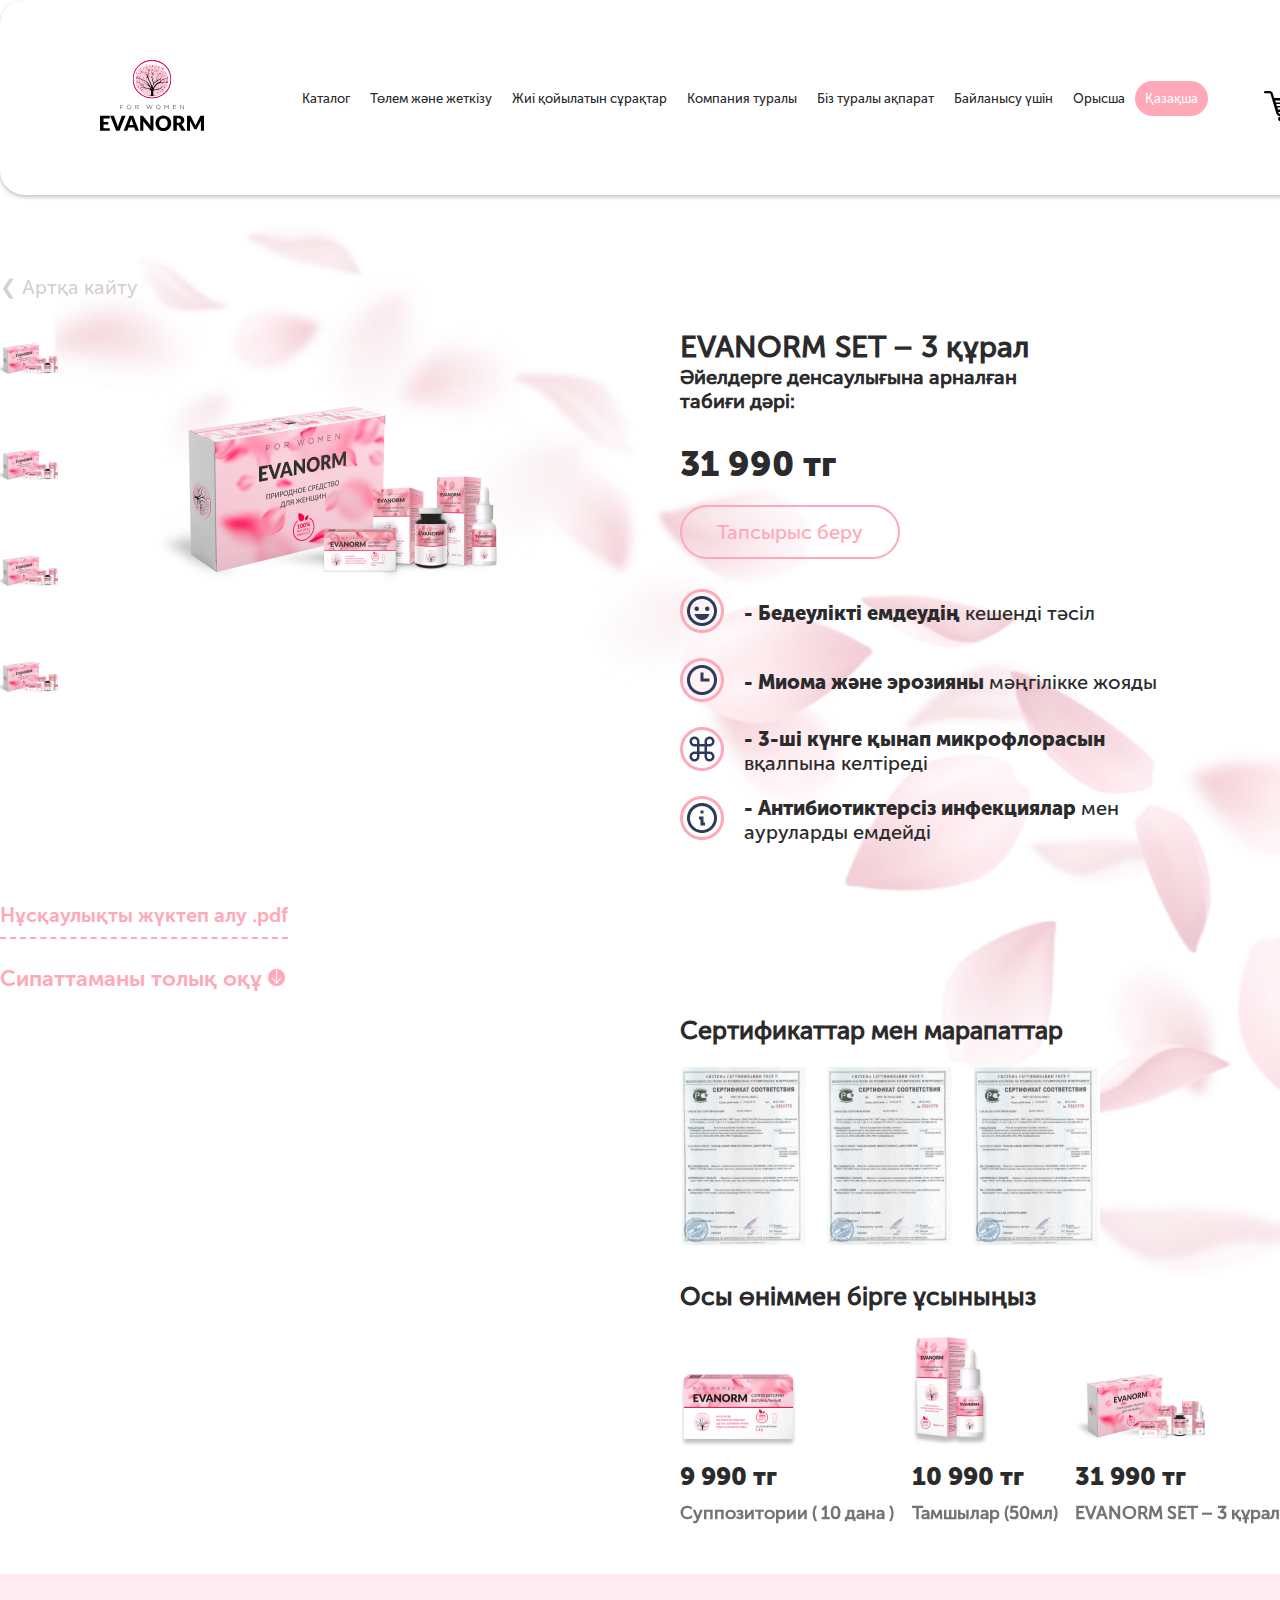
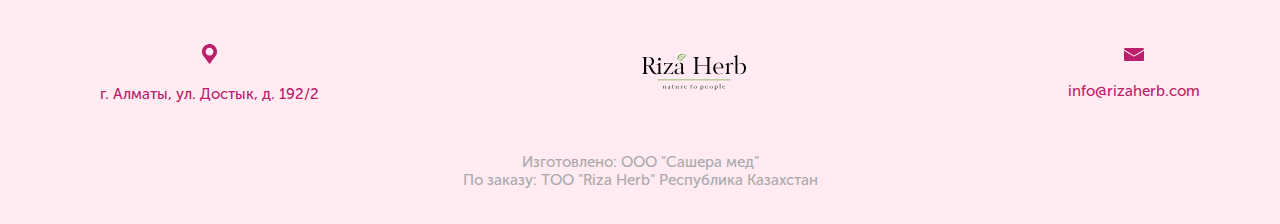
<file: product4.html>
<!DOCTYPE html>
<html lang="ru">

<head>
    <meta charset="UTF-8">
    <meta name="viewport" content="width=device-width, initial-scale=1.0">
    <title>Evanorm</title>
    <link rel="stylesheet" href="CSS/style.css">
</head>

<body>
    <div class="header-top">
        <div class="container">
            <div class="header__inner">
                <div class="logo">
                    <a href="index.html" class="logo">
                        <img src="images/dest/logoeva.svg" alt="">
                    </a>
                </div>
                <nav class="nav">
                    <ul class="header__list">
                        <li><a href="payment.html" id="contact" class="header__item ">Каталог</a></li>
                        <li><a href="payment.html" id="contact" class="header__item ">Төлем және жеткізу</a></li>
                        <li><a href="question.html" class="header__item">Жиі қойылатын сұрақтар</a></li>
                        <li><a href="company.html" class="header__item">Компания туралы</a></li>
                        <li><a href="recall.html" class="header__item">Біз туралы ақпарат</a></li>
                        <li><a href="#" class="header__item" id="popupUs">Байланысу үшін</a></li>
                        <li><a href="#" class="header__item ">Орысша</a></li>
                        <li><a href="#" class="header__item "style="background-color: #FFA9B8; color: #fff;">Қазақша</a></li>
                    </ul>
                </nav>
                <button class="Header-MenuBtn">
                    <a href="#" class="basket">
                        <div class="basket__img">
                            <img src="images/dest/basket.svg" alt="">
                            <data aria-label="В корзине товаров">1</data>
                        </div>
                    </a>
                </button>
            </div>
        </div>
    </div>
    <div class="hamburger-menu">
        <div class="hamburger__inner">
            <input type="checkbox" id="check-menu">
            <label for="check-menu"></label>
            <div class="hamburger__content">
                <div class="hamburger__logo">
                    <a href="index.html">
                        <img src="images/dest/logoeva.svg" class="logo" alt="">
                    </a>
                </div>
                <button class="Header-MenuBtn">
                    <a href="#" class="basket">
                        <div class="basket__img">
                            <img src="images/dest/basket.svg" alt="">
                            <data aria-label="В корзине  товаров">1</data>
                        </div>
                    </a>
                </button>
            </div>
            <div class="burger-line first"></div>
            <div class="burger-line second"></div>
            <div class="burger-line third"></div>
            <div class="burger-line fourth"></div>
            <nav class="main-menu">
                <li><a href="payment.html" class="header__item ">Төлем және жеткізу</a></li>
                <li><a href="question.html" class="header__item">Жиі қойылатын сұрақтар</a></li>
                <li><a href="company.html" class="header__item">Компания туралы</a></li>
                <li><a href="recall.html" class="header__item">Біз туралы ақпарат</a></li>
                <li><a href="#" class="header__item adapPopupUs " id="popupUs">Байланысу үшін</a></li>
            </nav>
        </div>
    </div>
    <div id="myform" class="form">
        <div class="form__close">
            <button class="close">
                &#215;
            </button>
        </div>
        <div class="form__content">
            <div class="form__header">
                <div class="form__img">
                    <img src="images/dest/formimg.svg" alt="">
                </div>
                <h3>Біздің сарапшыларымыз сізбен хабарласуы үшін нысанды толтырыңыз</h3>
            </div>
            <div class="form__body">
                <input type="name" id="name" placeholder="Ваше имя">
                <input type="phone" id="phone" placeholder="Номер Телефона">
            </div>
            <div class="form__btn">
                <a href="#" class="btn">Перезвоните мне</a>
            </div>
            <div class="form__footer">
                <h4>
                    Нажимая на кнопку Вы соглашаетесь на
                    обработку персональных данных
                </h4>
            </div>
        </div>
    </div>
    <div id="contactUs" class="form">
        <div class="contact__close">
            <button class="close">
                &#215;
            </button>
        </div>
        <div class="form__content">
            <div class="form__header">
                <div class="form__img">
                    <img src="images/dest/formimg1.png" alt="">
                </div>
                <h3>Бізге хабарласыңыз!</h3>
            </div>
            <div class="contactUs__body">
                <div class="contactUs__item">
                    <div class="contactUs__img">
                        <img src="images/dest/formphone.png" alt="">
                    </div>
                    <div class="form__phone">
                        <a href="tel:+77477986655">+7 747 798 66 55</a>
                    </div>
                </div>
                <div class="contactUs__item">
                    <div class="contactUs__img">
                        <img src="images/dest/formemail.png" alt="">
                    </div>
                    <div class="form__email">
                        <a href="email:info@rizaherb.com">info@rizaherb.com</a>
                    </div>
                </div>
            </div>
        </div>
    </div>
    <main class="main">
        <div class="container">
            <div class="base">
                <a href="index.html"><span>&#10094;</span> Артқа кайту</a>
            </div>
            <div class="wrapper">
                <div class="left__cnt">
                    <div class="products">
                        <div class="product__items">
                            <div class="product__item">
                                <img src="images/dest/productitems4.png" alt="">
                            </div>
                            <div class="product__item">
                                <img src="images/dest/productitems4.png" alt="">
                            </div>
                            <div class="product__item">
                                <img src="images/dest/productitems4.png" alt="">
                            </div>
                            <div class="product__item">
                                <img src="images/dest/productitems4.png" alt="">
                            </div>
                        </div>
                        <div class="product__item">
                            <img src="images/dest/productitem4.png" alt="">
                        </div>
                    </div>
                    <div class="slideshow-wrapper">
                        <div class="mySlides fade active">
                            <img src="images/dest/deliveryslide.png" alt="">
                        </div>
                        <div class="mySlides fade">
                            <img src="images/dest/deliveryslide.png" alt="">
                        </div>
                        <div class="mySlides fade">
                            <img src="images/dest/deliveryslide.png" alt="">
                        </div>
                        <a class="prev delivery__prev">&#10094;</a>
                        <a class="next delivery__next">&#10095;</a>
                    </div>
                    <div class="desc">
                        <!-- <h3>Описание продукта</h3>
                        <p>Способ применения: принимать по 1 капсуле 2 раза в день за 30 минут до еды на голодный
                            желудок. Курс – 30 дней.
                            При необходимости курс повторить для стабилизации функций и состояния органов мочеполовой и
                            репродуктивной систем у женщин.</p> -->
                        <div class="instruction">
                            <p><a href="images/dest/Instruction.pdf" download="Инструкция">Нұсқаулықты жүктеп алу
                                .pdf</a>
                            </p>
                        </div>
                    </div>
                    <div class="use">
                        <button class="accordionBtn">Сипаттаманы толық оқұ<span> <img src="images/dest/accarrow.png"
                                    alt=""></span></button>
                        <div class="use__items">
                            <div class="use__item">
                                <h4>СУППОЗИТОРИЙ (шам) - 10 дана</h4>
                                <p>Табиғи вагинальды шамдар әйелдер бедеулігі мен ерте менопаузаны емдеуге ықпал етеді,
                                    қабыну процестерін жояды, Бактерияға қарсы және антифункционалды қасиеттерге ие. Дененің
                                    интимдік микрофлорасын қалпына келтіріңіз.</p>
                            </div>
                            <div class="use__item">
                                <h4>Капсулалар-60 дана.</h4>
                                <p>Табиғи шөптерге негізделген капсулалар. Жатыр мойныдағы эрозиясын қабыну және
                                    инфекциялық процестерді жояды. Қайталанатын ауруларды емдейді.</p>
                            </div>
                            <div class="use__item">
                                <h4>Шөп концентраты (тамшылар) - 50 мл</h4>
                                <p>Менструальдық цикл мен овуляцияны қалпына келтіруге арналған шөп концентраты.
                                    Фаллопиялық түтіктердегі адгезияларды жояды және ұрықтың туылуы мен туылуы үшін қолайлы
                                    жағдай жасайды.</p>
                            </div>
                        </div>
                    </div>
                </div>
                <div class="right__cnt">
                    <h2>EVANORM SET – 3 құрал</h2>
                    <h4>Әйелдерге денсаулығына арналған <br> табиғи дәрі:</h4>
                    <div class="right__price">
                        <span>31 990 тг</span>
                        <!-- <s>9 450 тг</s> -->
                    </div>
                    <div class="right__basket">
                        <a href="#" class="add__cart">Добавить в корзину</a>
                        <a href="#" id="shape" class="adapContact">Тапсырыс беру</a>
                    </div>
                    <div class="natural">
                        <div class="natural__item">
                            <div class="natural__img"> <img src="images/dest/natural1.png" alt=""></div>
                            <div class="natural__text">
                                <p><strong>- Бедеулікті емдеудің </strong>кешенді тәсіл</p>
                            </div>
                        </div>
                        <div class="natural__item">
                            <div class="natural__img"> <img src="images/dest/natural2.png" alt=""></div>
                            <div class="natural__text">
                                <p><strong>- Миома және эрозияны </strong> мәңгілікке жояды</p>
                            </div>
                        </div>
                        <div class="natural__item">
                            <div class="natural__img"> <img src="images/dest/natural3.png" alt=""></div>
                            <div class="natural__text">
                                <p><strong>- 3-ші күнге қынап микрофлорасын</strong> вқалпына келтіреді </p>
                            </div>
                        </div>
                        <div class="natural__item">
                            <div class="natural__img"> <img src="images/dest/natural4.png" alt=""></div>
                            <div class="natural__text">
                                <p><strong>- Антибиотиктерсіз инфекциялар</strong> мен ауруларды емдейді</p>
                            </div>
                        </div>
                    </div>
                    <div class="awards">
                        <h3>
                            Сертификаттар мен марапаттар
                        </h3>
                        <div class="awards__items">
                            <div class="awards__img">
                                <a href="certificate.html"> <img src="images/dest/award.svg" alt=""></a>
                            </div>
                            <div class="awards__img">
                                <a href="certificate.html"> <img src="images/dest/award.svg" alt=""></a>
                            </div>
                            <div class="awards__img">
                                <a href="certificate.html"> <img src="images/dest/award.svg" alt=""></a>
                            </div>
                        </div>
                    </div>
                    <div class="advise">
                        <h3>Осы өніммен бірге ұсыныңыз</h3>
                        <div class="advise__items">
                            <a href="product.html">
                                <div class="advise__item">
                                    <img src="images/dest/advise1.png" alt="">
                                    <div class="advise__price">
                                        <span>9 990 тг</span>
                                        <!-- <s>9 450 тг</s> -->
                                    </div>
                                    <h5>Суппозитории ( 10 дана )</h5>
                                </div>
                            </a>
                            <a href="product3.html">
                                <div class="advise__item">
                                    <img src="images/dest/advise2.png" alt="">
                                    <div class="advise__price">
                                        <span>10 990 тг</span>
                                        <!-- <s>9 450 тг</s> -->
                                    </div>
                                    <h5>Тамшылар (50мл)</h5>
                                </div>
                            </a>
                            <a href="product4.html">
                                <div class="advise__item">
                                    <img src="images/dest/advise3.png" alt="">
                                    <div class="advise__price">
                                        <span>31 990 тг</span>
                                        <!-- <s>9 450 тг</s> -->
                                    </div>
                                    <h5>EVANORM SET – 3 құрал</h5>
                                </div>
                            </a>
                        </div>
                    </div>
                </div>
            </div>
        </div>
    </main>
    <footer class="footer">
        <div class="container">
            <div class="footer__wrapper">
                <div class="footer__address">
                    <div class="address__icon">
                        <img src="images/dest/addressicon.svg" alt="">
                    </div>
                    <a href="#">г. Алматы, ул. Достык, д. 192/2</a>
                </div>
                <a href="index.html" class="logo">
                    <img src="images/dest/logoriza.svg" alt="">
                </a>
                <div class="footer__email">
                    <div class="email__icon">
                        <img src="images/dest/emailicon.svg" alt="">
                    </div>
                    <a href="#">info@rizaherb.com</a>
                </div>

            </div>
            <div class="footer__bottom">
                <p>Изготовлено: ООО "Сашера мед" <br>
                    По заказу: ТОО "Riza Herb"
                    Республика Казахстан</p>
            </div>
        </div>
    </footer>



    <script src="js/app.js"></script>

</body>

</html>
</file>
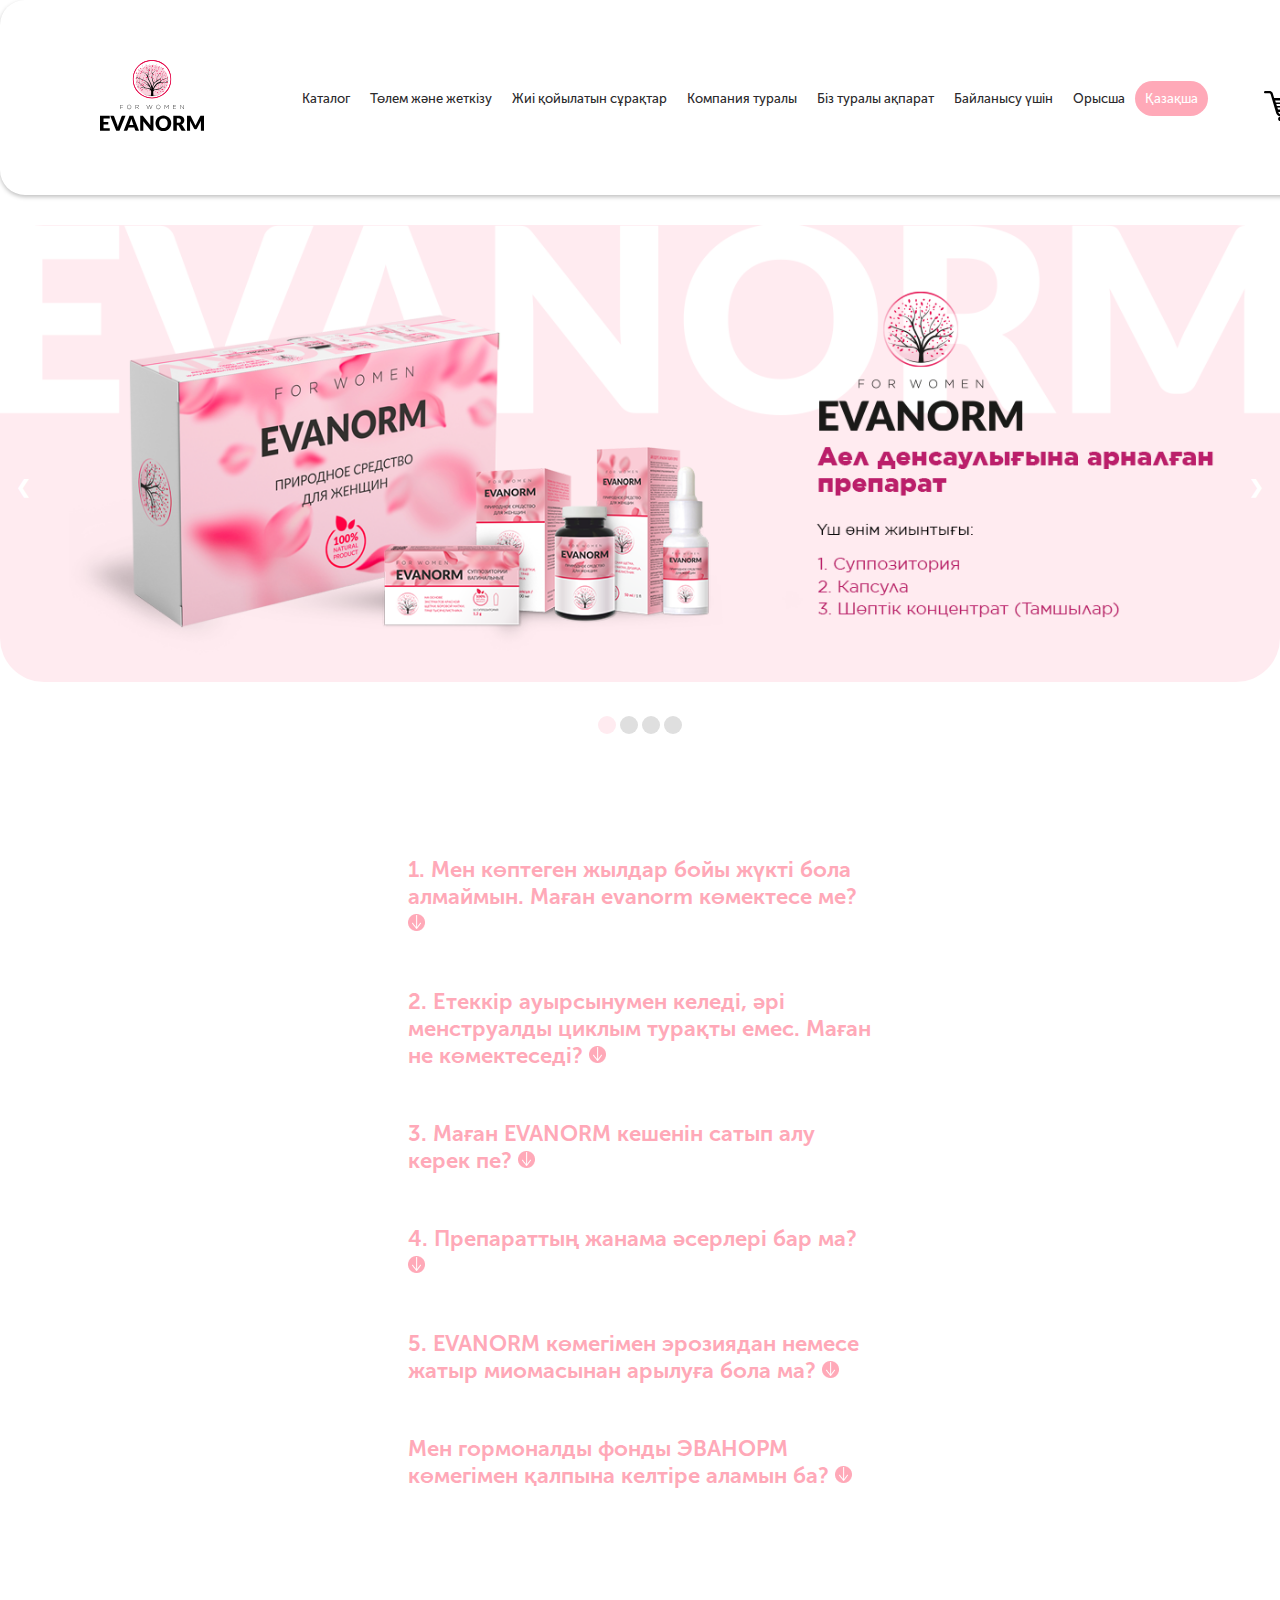
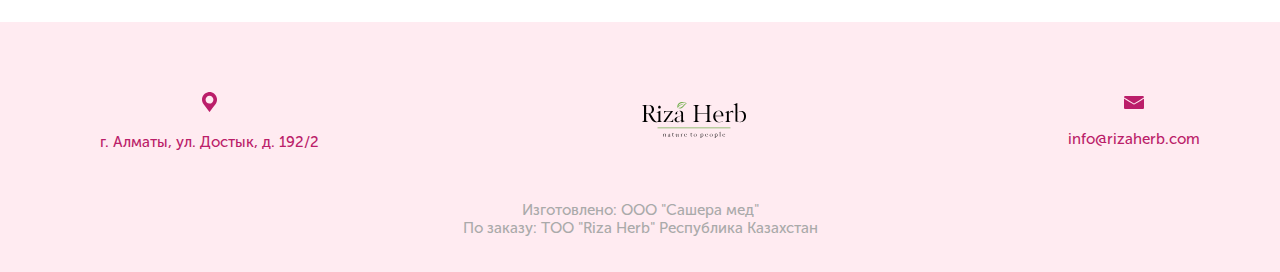
<file: question.html>
<!DOCTYPE html>
<html lang="ru">

<head>
    <meta charset="UTF-8">
    <meta name="viewport" content="width=device-width, initial-scale=1.0">
    <title>Evanorm</title>
    <link rel="stylesheet" href="CSS/style.css">

</head>

<body>
    <div class="header-top">
        <div class="container">
            <div class="header__inner">
                <div class="logo">
                    <a href="index.html" class="logo">
                        <img src="images/dest/logoeva.svg" alt="">
                    </a>
                </div>
                <nav class="nav">
                    <ul class="header__list">
                        <li><a href="index.html" class="header__item">Каталог</a></li>
                        <li><a href="payment.html" class="header__item ">Төлем және жеткізу</a></li>
                        <li><a href="question.html" class="header__item">Жиі қойылатын сұрақтар</a></li>
                        <li><a href="company.html" class="header__item">Компания туралы</a></li>
                        <li><a href="recall.html" class="header__item">Біз туралы ақпарат</a></li>
                        <li><a href="#" class="header__item" id="popupUs">Байланысу үшін</a></li>
                        <li><a href="#" class="header__item ">Орысша</a></li>
                        <li><a href="#" class="header__item "style="background-color: #FFA9B8; color: #fff;">Қазақша</a></li>
                    </ul>
                </nav>
                <button class="Header-MenuBtn">
                    <a href="#" class="basket">
                        <div class="basket__img">
                            <img src="images/dest/basket.svg" alt="">
                            <data aria-label="В корзине товаров">1</data>
                        </div>
                    </a>
                </button>
            </div>
        </div>
    </div>
    <a id="contact" class="adapContact" style="display: none;">Оплата и доставка</a>
    <div class="hamburger-menu">
        <div class="hamburger__inner">
            <input type="checkbox" id="check-menu">
            <label for="check-menu"></label>
            <div class="hamburger__content">
                <div class="hamburger__logo">
                    <a href="index.html">
                        <img src="images/dest/logoeva.svg" class="logo" alt="">
                    </a>
                </div>
                <button class="Header-MenuBtn">
                    <a href="#" class="basket">
                        <div class="basket__img">
                            <img src="images/dest/basket.svg" alt="">
                            <data aria-label="В корзине  товаров">1</data>
                        </div>
                    </a>
                </button>
            </div>
            <div class="burger-line first"></div>
            <div class="burger-line second"></div>
            <div class="burger-line third"></div>
            <div class="burger-line fourth"></div>
            <nav class="main-menu">
                <li><a href="index.html" class="header__item">Каталог</a></li>
                <li><a href="payment.html" class="header__item">Төлем және жеткізу</a></li>
                <li><a href="question.html" class="header__item">Жиі қойылатын сұрақтар</a></li>
                <li><a href="company.html" class="header__item">Компания туралы</a></li>
                <li><a href="recall.html" class="header__item">Біз туралы ақпарат</a></li>
                <li><a href="#" class="header__item adapPopupUs">Контакты</a></li>
                <li><a href="#" class="header__item ">Орысша</a></li>
                <li><a href="#" class="header__item ">Қазақша</a></li>
            </nav>
        </div>
    </div>
    <div id="myform" class="form">
        <div class="form__close">
            <button class="close">
                &#215;
            </button>
        </div>
        <div class="form__content">
            <div class="form__header">
                <div class="form__img">
                    <img src="images/dest/formimg.svg" alt="">
                </div>
                <h3>Біздің сарапшыларымыз сізбен хабарласуы үшін нысанды толтырыңыз</h3>
            </div>
            <div class="form__body">
                <input type="name" id="name" placeholder="Ваше имя">
                <input type="phone" id="phone" placeholder="Номер Телефона">
            </div>
            <div class="form__btn">
                <a href="#" class="btn">Перезвоните мне</a>
            </div>
            <div class="form__footer">
                <h4>
                    Нажимая на кнопку Вы соглашаетесь на
                    обработку персональных данных
                </h4>
            </div>
        </div>
    </div>
    <div id="contactUs" class="form">
        <div class="contact__close">
            <button class="close">
                &#215;
            </button>
        </div>
        <div class="form__content">
            <div class="form__header">
                <div class="form__img">
                    <img src="images/dest/formimg1.png" alt="">
                </div>
                <h3>Бізге хабарласыңыз!</h3>
            </div>
            <div class="contactUs__body">
                <div class="contactUs__item">
                    <div class="contactUs__img">
                        <img src="images/dest/formphone.png" alt="">
                    </div>
                    <div class="form__phone">
                        <a href="tel:+77477986655">+7 747 798 66 55</a>
                    </div>
                </div>
                <div class="contactUs__item">
                    <div class="contactUs__img">
                        <img src="images/dest/formemail.png" alt="">
                    </div>
                    <div class="form__email">
                        <a href="email:info@rizaherb.com">info@rizaherb.com</a>
                    </div>
                </div>
            </div>
        </div>
    </div>
    <div class="slideshow-container">
        <div class="mySlides fade active">
            <img src="images/dest/slide.png" alt="">
        </div>
        <div class="mySlides fade">
            <img src="images/dest/slide2.png" alt="">
        </div>
        <div class="mySlides fade">
            <img src="images/dest/slide3.png" alt="">
        </div>
        <div class="mySlides fade">
            <img src="images/dest/slide4.png" alt="">
        </div>
        <a class="prev">&#10094;</a>
        <a class="next">&#10095;</a>
        <div class="slide__dots">
            <span class="dot active"></span>
            <span class="dot"></span>
            <span class="dot"></span>
            <span class="dot"></span>
        </div>
    </div>

    <div class="question">
        <div class="container">
            <div class="question__wrapper">
                <button class="accordionBtn">1. Мен көптеген жылдар бойы жүкті бола алмаймын. Маған evanorm көмектесе ме?<span> <img
                            src="images/dest/accarrow.png" alt=""></span></button>
                <div class="accPanel">
                    <p>
                        EVANORM қазірдің өзінде 10000 әйелдерге ана аталуына көмектесті. Біздің денсаулық сақтау
                        сарапшыларымыз Сіздің денсаулығыңыз туралы терең кеңес берер алдында сізге жеке курс
                        тағайындалады, ол сіздің денеңіздің ерекшеліктеріне ғана байланысты болады.
                    </p>
                </div>

                <button class="accordionBtn">2. Етеккір ауырсынумен келеді, әрі менструалды циклым турақты емес. Маған не көмектеседі? <span> <img src="images/dest/accarrow.png" alt=""></span></button>
                <div class="accPanel">
                    <p>
                        EVANORM препаратының негізгі әсері барлық мүшелерді қалыпқа келтіруге бағытталған. Көбінесе
                        етеккір кезінде ауырсыну қабыну немесе инфекцияның себебі болып табылады. EVANORM-
                        инфекцияны жояды және қабынуды емдейді.
                    </p>
                </div>

                <button class="accordionBtn">3. Маған EVANORM кешенін сатып алу керек пе?<span> <img
                            src="images/dest/accarrow.png" alt=""></span></button>
                <div class="accPanel">
                    <p>
                        Бәрі сіздің ауруыңызға байланысты. EVANORM барлық желісі бойынша кешенді емдеу әрбір
                        әйелге ұсынылады. Жеке-жеке препаратты қолдануға болады, бірақ 100% нәтижеге жету үшін
                        кешенді емдеуді ұсынамыз.
                    </p>
                </div>
                <button class="accordionBtn">4. Препараттың жанама әсерлері бар ма? <span> <img
                            src="images/dest/accarrow.png" alt=""></span></button>
                <div class="accPanel">
                    <p>
                        EVANORM препаратынан 15 жыл бойы аллергияның немесе жанама әсердің бірде-бір жағдайы
                        анықталған жоқ. Мұның бәрі сіздің денеңіздің ерекшеліктеріне байланысты.
                    </p>
                </div>
                <button class="accordionBtn">5. EVANORM көмегімен эрозиядан немесе жатыр миомасынан арылуға бола ма?<span>
                        <img src="images/dest/accarrow.png" alt=""></span></button>
                <div class="accPanel">
                    <p>
                        Әрине болады. Эрозия және жатыр миомасы-әйелге қолайсыздық тудыратын аурулар. Олар
                        иммунитеттің әлсіреуі және денеге әсер ететін басқа заттар нәтижесінде пайда болады Evanorm
                        бәрін емдейді.
                    </p>
                </div>
                <button class="accordionBtn">Мен гормоналды фонды ЭВАНОРМ көмегімен қалпына келтіре аламын ба? <span> <img
                            src="images/dest/accarrow.png" alt=""></span></button>
                <div class="accPanel">
                    <p>
                        ИЯ, кез - келген гормоналды бұзылулармен, шаштың түсуімен, сынғыш тырнақтармен-еванорм
                        проблемаға терең еніп, барлық гормондарды қалпына келтіреді. Сіз бұған сенімді бола аласыз.
                        Нәтиже бірінші аптада өзін сезіндіреді.
                    </p>
                </div>
            </div>
        </div>
    </div>
    <footer class="footer">
        <div class="container">
            <div class="footer__wrapper">
                <div class="footer__address">
                    <div class="address__icon">
                        <img src="images/dest/addressicon.svg" alt="">
                    </div>
                    <a href="#">г. Алматы, ул. Достык, д. 192/2</a>
                </div>
                <a href="index.html" class="logo">
                    <img src="images/dest/logoriza.svg" alt="">
                </a>
                <div class="footer__email">
                    <div class="email__icon">
                        <img src="images/dest/emailicon.svg" alt="">
                    </div>
                    <a href="#">info@rizaherb.com</a>
                </div>

            </div>
            <div class="footer__bottom">
                <p>Изготовлено: ООО "Сашера мед" <br>
                    По заказу: ТОО "Riza Herb"
                    Республика Казахстан</p>
            </div>
        </div>
    </footer>
    <script src="js/app.js"></script>
</body>

</html>
</file>
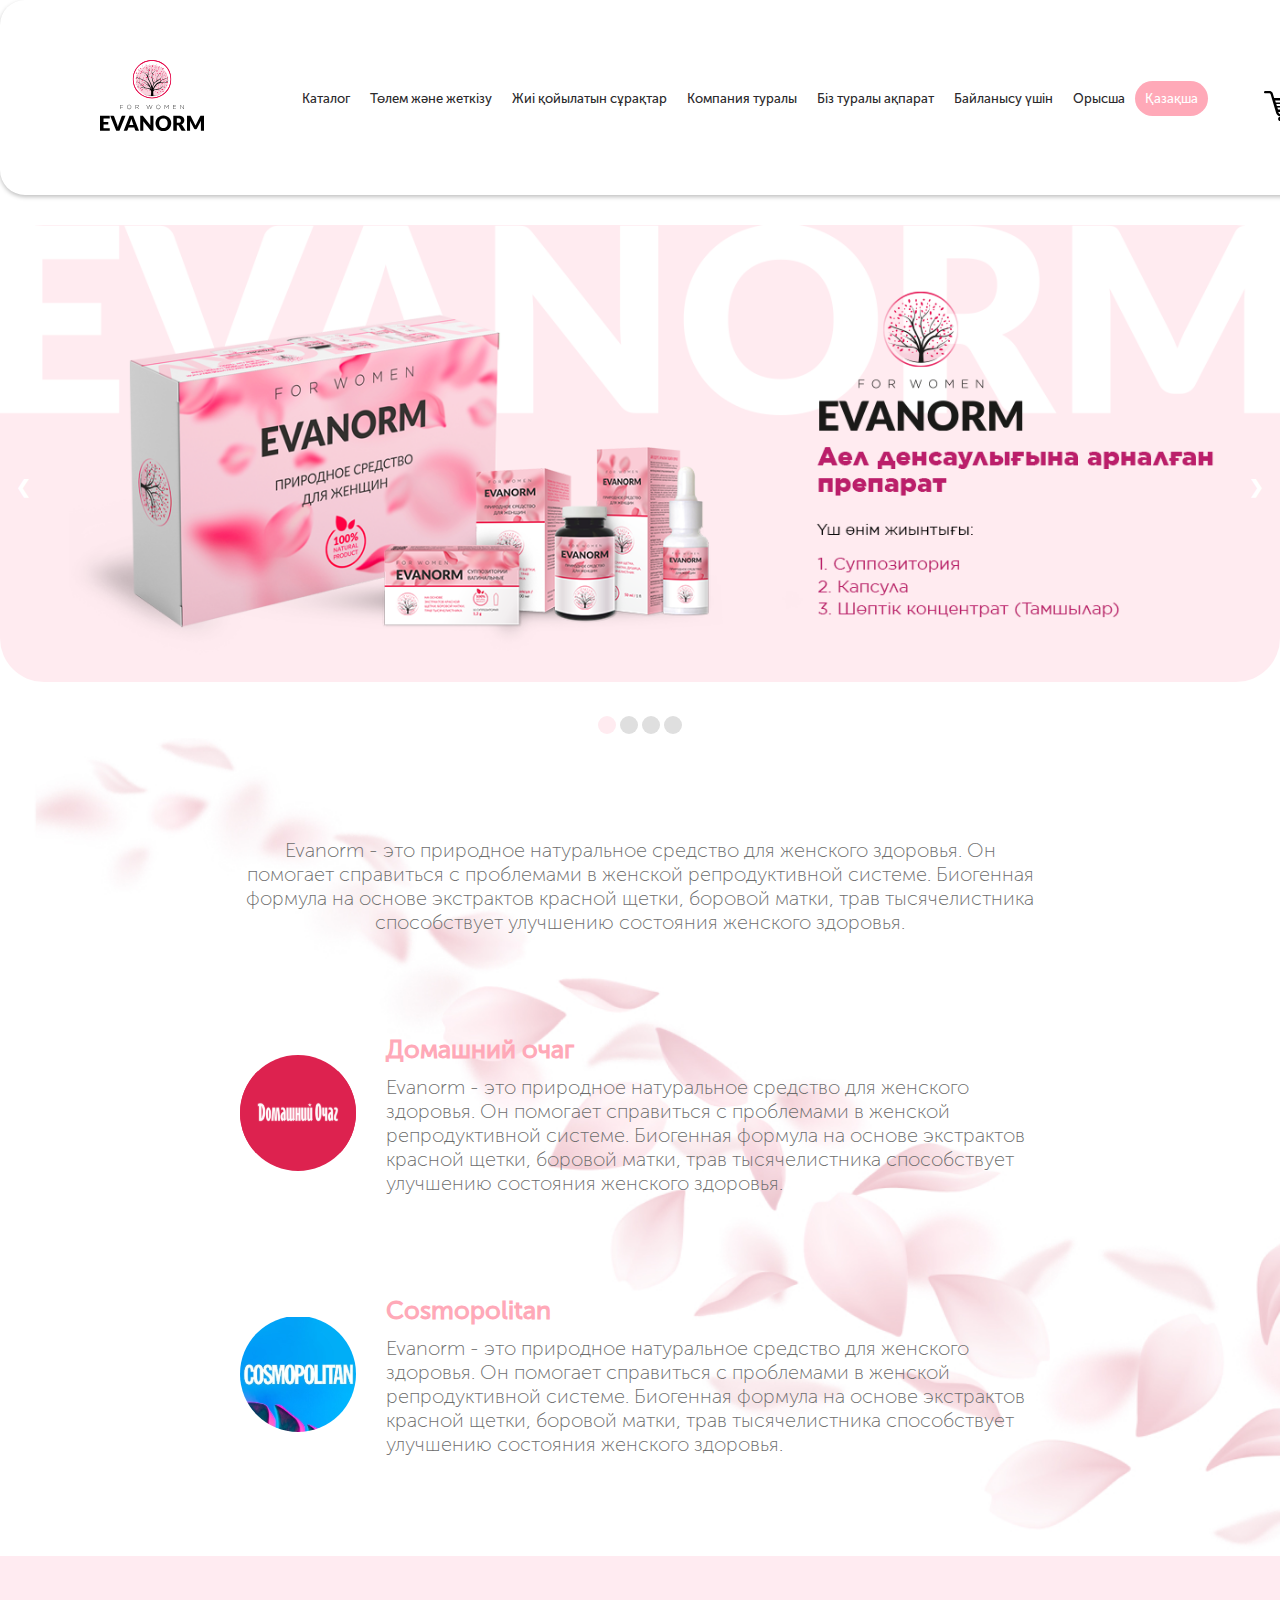
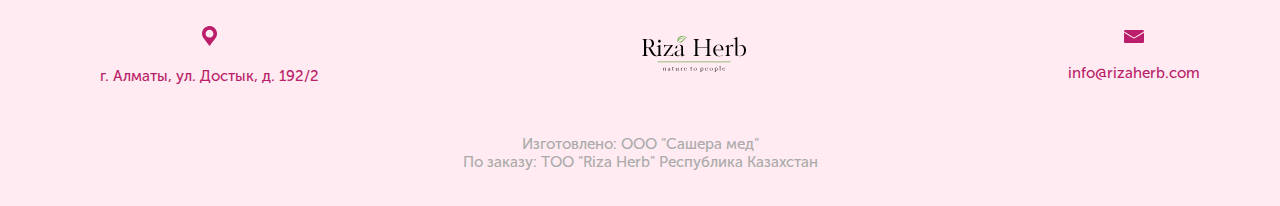
<file: recall.html>
<!DOCTYPE html>
<html lang="ru">

<head>
    <meta charset="UTF-8">
    <meta name="viewport" content="width=device-width, initial-scale=1.0">
    <title>Evanorm</title>
    <link rel="stylesheet" href="CSS/style.css">

</head>

<body>
    <div class="header-top">
        <div class="container">
            <div class="header__inner">
                <div class="logo">
                    <a href="index.html" class="logo">
                        <img src="images/dest/logoeva.svg" alt="">
                    </a>
                </div>
                <nav class="nav">
                    <ul class="header__list">
                        <li><a href="index.html" class="header__item">Каталог</a></li>
                        <li><a href="payment.html" class="header__item ">Төлем және жеткізу</a></li>
                        <li><a href="question.html" class="header__item">Жиі қойылатын сұрақтар</a></li>
                        <li><a href="company.html" class="header__item">Компания туралы</a></li>
                        <li><a href="recall.html" class="header__item">Біз туралы ақпарат</a></li>
                        <li><a href="#" class="header__item" id="popupUs">Байланысу үшін</a></li>
                        <li><a href="#" class="header__item ">Орысша</a></li>
                        <li><a href="#" class="header__item "style="background-color: #FFA9B8; color: #fff;">Қазақша</a></li>
                    </ul>
                </nav>
                <button class="Header-MenuBtn">
                    <a href="#" class="basket">
                        <div class="basket__img">
                            <img src="images/dest/basket.svg" alt="">
                            <data aria-label="В корзине товаров">1</data>
                        </div>
                    </a>
                </button>
            </div>
        </div>
    </div>
    <a id="contact" class="adapContact" style="display: none;">Оплата и доставка</a>
    <div class="hamburger-menu">
        <div class="hamburger__inner">
            <input type="checkbox" id="check-menu">
            <label for="check-menu"></label>
            <div class="hamburger__content">
                <div class="hamburger__logo">
                    <a href="index.html">
                        <img src="images/dest/logoeva.svg" class="logo" alt="">
                    </a>
                </div>
                <button class="Header-MenuBtn">
                    <a href="#" class="basket">
                        <div class="basket__img">
                            <img src="images/dest/basket.svg" alt="">
                            <data aria-label="В корзине  товаров">1</data>
                        </div>
                    </a>
                </button>
            </div>
            <div class="burger-line first"></div>
            <div class="burger-line second"></div>
            <div class="burger-line third"></div>
            <div class="burger-line fourth"></div>
            <nav class="main-menu">
                <li><a href="index.html" class="header__item">Каталог</a></li>
                <li><a href="payment.html" class="header__item">Төлем және жеткізу</a></li>
                <li><a href="question.html" class="header__item">Жиі қойылатын сұрақтар</a></li>
                <li><a href="company.html" class="header__item">Компания туралы</a></li>
                <li><a href="recall.html" class="header__item">Біз туралы ақпарат</a></li>
                <li><a href="#" class="header__item adapPopupUs">Контакты</a></li>
                <li><a href="#" class="header__item ">Орысша</a></li>
                <li><a href="#" class="header__item ">Қазақша</a></li>
            </nav>
        </div>
    </div>
    <div id="myform" class="form">
        <div class="form__close">
            <button class="close">
                &#215;
            </button>
        </div>
        <div class="form__content">
            <div class="form__header">
                <div class="form__img">
                    <img src="images/dest/formimg.svg" alt="">
                </div>
                <h3>Біздің сарапшыларымыз сізбен хабарласуы үшін нысанды толтырыңыз</h3>
            </div>
            <div class="form__body">
                <input type="name" id="name" placeholder="Ваше имя">
                <input type="phone" id="phone" placeholder="Номер Телефона">
            </div>
            <div class="form__btn">
                <a href="#" class="btn">Перезвоните мне</a>
            </div>
            <div class="form__footer">
                <h4>
                    Нажимая на кнопку Вы соглашаетесь на
                    обработку персональных данных
                </h4>
            </div>
        </div>
    </div>
    <div id="contactUs" class="form">
        <div class="contact__close">
            <button class="close">
                &#215;
            </button>
        </div>
        <div class="form__content">
            <div class="form__header">
                <div class="form__img">
                    <img src="images/dest/formimg1.png" alt="">
                </div>
                <h3>Бізге хабарласыңыз!</h3>
            </div>
            <div class="contactUs__body">
                <div class="contactUs__item">
                    <div class="contactUs__img">
                        <img src="images/dest/formphone.png" alt="">
                    </div>
                    <div class="form__phone">
                        <a href="tel:+77477986655">+7 747 798 66 55</a>
                    </div>
                </div>
                <div class="contactUs__item">
                    <div class="contactUs__img">
                        <img src="images/dest/formemail.png" alt="">
                    </div>
                    <div class="form__email">
                        <a href="email:info@rizaherb.com">info@rizaherb.com</a>
                    </div>
                </div>
            </div>
        </div>
    </div>
    <div class="slideshow-container">
        <div class="mySlides fade active">
            <img src="images/dest/slide.png" alt="">
        </div>
        <div class="mySlides fade">
            <img src="images/dest/slide2.png" alt="">
        </div>
        <div class="mySlides fade">
            <img src="images/dest/slide3.png" alt="">
        </div>
        <div class="mySlides fade">
            <img src="images/dest/slide4.png" alt="">
        </div>
        <a class="prev">&#10094;</a>
        <a class="next">&#10095;</a>
        <div class="slide__dots">
            <span class="dot active"></span>
            <span class="dot"></span>
            <span class="dot"></span>
            <span class="dot"></span>
        </div>
    </div>
    <div class="recall">
        <div class="container">
            <div class="recall__wrapper">
                <div class="recall__header">
                    <p>Evanorm - это природное натуральное средство для женского здоровья. Он помогает справиться с
                        проблемами в женской репродуктивной системе. Биогенная формула на основе экстрактов красной
                        щетки, боровой матки, трав тысячелистника способствует улучшению состояния женского здоровья.
                    </p>
                </div>
                <div class="recall__item">
                    <div class="recall__img">
                        <img src="images/dest/recallimg1.svg" alt="">
                    </div>
                    <div class="recall__text">
                        <h3>Домашний очаг</h3>
                        <p>Evanorm - это природное натуральное средство для женского здоровья. Он помогает справиться с
                            проблемами в женской репродуктивной системе. Биогенная формула на основе экстрактов красной
                            щетки, боровой матки, трав тысячелистника способствует улучшению состояния женского
                            здоровья. </p>
                    </div>
                </div>
                <div class="recall__item">
                    <div class="recall__img">
                        <img src="images/dest/recallimg2.svg" alt="">
                    </div>
                    <div class="recall__text">
                        <h3>Cosmopolitan</h3>
                        <p>Evanorm - это природное натуральное средство для женского здоровья. Он помогает справиться с
                            проблемами в женской репродуктивной системе. Биогенная формула на основе экстрактов красной
                            щетки, боровой матки, трав тысячелистника способствует улучшению состояния женского
                            здоровья. </p>
                    </div>
                </div>
            </div>
        </div>
    </div>
    <footer class="footer">
        <div class="container">
            <div class="footer__wrapper">
                <div class="footer__address">
                    <div class="address__icon">
                        <img src="images/dest/addressicon.svg" alt="">
                    </div>
                    <a href="#">г. Алматы, ул. Достык, д. 192/2</a>
                </div>
                <a href="index.html" class="logo">
                    <img src="images/dest/logoriza.svg" alt="">
                </a>
                <div class="footer__email">
                    <div class="email__icon">
                        <img src="images/dest/emailicon.svg" alt="">
                    </div>
                    <a href="#">info@rizaherb.com</a>
                </div>

            </div>
            <div class="footer__bottom">
                <p>Изготовлено: ООО "Сашера мед" <br>
                    По заказу: ТОО "Riza Herb"
                    Республика Казахстан</p>
            </div>
        </div>
    </footer>
    <script src="js/app.js"></script>
</body>

</html>
</file>
<file: CSS/style.css>
@import "fonts.css";body{margin:0;font-family:"MuseoSansMedium";font-weight:normal;font-size:1rem;color:#2B2A2C;overflow-x:hidden}h1,h2,h3,h4,h5,h6{margin:0}p{margin:0}*,*:before,*:after{box-sizing:border-box}.container{max-width:1400px;margin:0 auto}.hamburger-menu{display:none;width:100%;box-shadow:0 2px 4px rgba(0,0,0,0.25);background-color:#ffffff;top:0;left:0;right:0;padding:30px;position:relative;z-index:400;color:white;text-align:center;height:140px}.hamburger__inner{width:325px;margin:auto}.hamburger__content{width:300px;display:flex;justify-content:space-around;align-items:center;margin:auto;position:relative}.hamburger__logo{display:flex;justify-content:center;align-items:center;position:absolute}.Header-MenuBtn{position:absolute;right:-30px;display:flex;cursor:pointer;flex-direction:column;color:#fff;font-size:19px;border:none;background:none;outline:none}.Header-MenuBtn .basket{display:flex;align-items:center;text-decoration:none;border-radius:50%}.Header-MenuBtn .basket .basket__img img{color:#2B2A2C;margin-top:22px}.Header-MenuBtn .basket .basket__img data{opacity:0;background:#FFA9B8;color:#fff;border-radius:50%;z-index:1;top:-24px;left:-15px;position:relative;cursor:pointer;text-align:center;padding:2px 7px 1px;line-height:1}.hamburger{font-size:80px;color:#FFA9B8;font-weight:900;border-radius:20px}#check-menu{display:none}label{display:block;position:absolute;top:0;left:0;width:30%;height:100%;cursor:pointer;z-index:2;line-height:40px}.burger-line{position:absolute;top:60px;left:35px;width:35px;border-radius:20px;height:6px;background-color:pink;transition:.5s all}.second,.third{top:69px}.fourth{top:78px}.main-menu{display:block;position:absolute;width:100%;bottom:0;left:0;z-index:99;transform:translateY(100%);max-height:0;font-size:0;overflow:hidden;transition:.5s all;background:#FFA9B8;list-style:none}.main-menu a{display:block;width:100%;padding:10px;color:white;text-decoration:none;padding:20px 0}.main-menu a:hover{background:#fff;color:#FFA9B8}#check-menu:checked~.main-menu{max-height:500px;font-size:16px}#check-menu:checked~.first{display:none}#check-menu:checked~.second{transform:rotate(45deg)}#check-menu:checked~.third{transform:rotate(-45deg)}#check-menu:checked~.fourth{display:none}.header-top{width:1400px;margin:0 auto;background-color:#fff;margin-bottom:30px;padding:30px;box-shadow:0 2px 4px rgba(0,0,0,0.25);border-radius:25px}.header-top #myform{display:none}.header__inner{width:1200px;margin:30px auto;display:flex;position:relative;justify-content:space-between;align-items:center}.header__inner .nav{width:1000px;margin:0 auto}.header__inner .nav .header__list{display:flex;list-style:none}.header__inner .nav .header__list .header__item{width:150px;height:40px;margin-right:30px;padding:10px 10px;font-size:13px;color:#2B2A2C;text-decoration:none;-webkit-transition:.1s linear;-moz-transition:.1s linear;-o-n:.1s linear;transition:.1s linear;border-radius:55px}.header__inner .nav .header__list .header__item:last-child{margin-right:0}.header__inner .nav .header__list .header__item:hover{background-color:#FFA9B8;color:#fff}@media screen and (max-width:1024px){.hamburger-menu{display:flex}.hamburger-menu .hamburger__inner{width:800px}.hamburger-menu .hamburger__inner .hamburger__content{width:800px}.header-top{display:none}}@media screen and (max-width:828px){.hamburger-menu .hamburger__inner .hamburger__content{width:600px}}@media screen and (max-width:768px){.hamburger-menu .hamburger__inner .hamburger__content{width:700px}}@media screen and (max-width:736px){.hamburger-menu .hamburger__inner .hamburger__content{width:600px}}@media screen and (max-width:690px){.hamburger-menu .hamburger__inner .hamburger__content{width:600px}}@media screen and (max-width:689px){.hamburger-menu .hamburger__inner .hamburger__content{width:500px}}@media screen and (max-width:598px){.hamburger-menu .hamburger__inner .hamburger__content{width:400px}}@media screen and (max-width:425px){.hamburger-menu{width:100%}.hamburger-menu .hamburger__inner .hamburger__content{width:100%}}@media screen and (max-width:320px){.hamburger-menu .hamburger{font-size:55px}}.slideshow-container{max-width:1400px;height:100%;position:relative;margin:30px auto auto auto}.mySlides{display:none}.mySlides img{border-radius:44px;width:100%}.mySlides.active{display:inline;background:transparent}.prev,.next{cursor:pointer;position:absolute;top:50%;width:auto;margin-top:-22px;padding:16px;color:#fff;font-weight:bold;font-size:18px;transition:.6 ease;border-radius:0 3px 3px 0}.next{right:0;border-radius:3px 0 0 3px}.prev{left:0;border-radius:3px 0 0 3px}.prev:hover,.next:hover{background-color:#d33e8652}.text{color:#f2f2f2;font-size:12px;padding:8px 12px;position:absolute;top:0}.slide__dots{margin-top:30px;text-align:center}.dot{cursor:pointer;height:18px;width:18px;max-width:0 2px;background-color:#dfdfdf;display:inline-block;border-radius:50%;transition:background-color .6 ease}.dot.active{background-color:#FFEBF0}.fade{-webkit-animation-name:fade;-webkit-animation-duration:1.5s;animation-name:fade;animation-duration:1.5s}@-webkit-keyframes fade{from{opacity:.4}top{opacity:.1}}@keyframes fade{from{opacity:.4}top{opacity:.1}}.slideshow-wrapper{max-width:300px;position:relative;margin:auto}.slideshow-wrapper img{width:100%}.slideshow-wrapper .delivery__prev,.slideshow-wrapper .delivery__next{color:#FFA9B8;font-size:45px}.slideshow-wrapper .delivery__prev:hover,.slideshow-wrapper .delivery__next:hover{background-color:transparent}@media screen and (max-width:1024px){.slideshow-container{margin:30px auto auto auto}}@media screen and (max-width:671px){.slideshow-container{display:none}}@media screen and (max-width:425px){.slideshow-container{display:none}}.page{background:url(../images/dest/bg.jpg);background-repeat:no-repeat;background-size:cover;padding:90px 0}.page .page__wrapper{display:flex;justify-content:space-between;align-items:flex-end;flex-wrap:wrap}.page .page__wrapper .item{width:300px;margin-bottom:60px}.page .page__wrapper .item .item__img{max-width:230px}.page .page__wrapper .item .item__img img{max-width:100%}.page .page__wrapper .item h3{font-size:20px;margin-bottom:10px}.page .page__wrapper .item p{font-size:17px;opacity:85%}.page .page__wrapper .item .item__price{margin-top:15px;display:flex;justify-content:space-between;align-items:center}.page .page__wrapper .item .item__price span{font-family:"MuseoSansBlack";font-size:20px}.page .page__wrapper .item .item__price a{color:#FFA9B8;text-decoration:none;border:1px solid #FFA9B8;padding:15px;border-radius:7px}.page .page__wrapper .item .item__price a:hover{background:#FFA9B8;transition:.2s;color:#fff}@media screen and (max-width:1024px){.page .page__wrapper{padding:0px 70px}}@media screen and (max-width:320px){.page .page__wrapper{padding:0px 50px}}#myform{display:none;position:fixed;padding:100px 0px;z-index:999;left:0;top:0;width:100%;height:100%;overflow:auto;background-color:#000;background-color:rgba(0,0,0,0.4)}.form__content{z-index:199;width:220px;width:500px;margin:0 auto;position:relative;background:#fff;border-radius:19px}.form__content .form__header{background-color:#FFA9B8;text-align:center;margin-bottom:30px;padding:34px;border-top-left-radius:19px;-moz-border-radius-topleft:19px;-webkit-border-top-left-radius:19px;border-top-right-radius:19px;-moz-border-right-topleft:19px;-webkit-border-top-right-radius:19px}.form__content .form__header h3{margin-top:35px;color:#fff;font-size:20px}.form__content .form__header .form__img{width:99px;margin:0 auto;position:absolute;top:-9%;left:39%;border-radius:50%}.form__content .form__body{width:384px;margin:0 auto;display:flex;flex-direction:column}.form__content .form__btn{width:240px;margin:30px auto}.form__content .form__btn .btn{text-decoration:none;font-size:20px;border-radius:44px;padding:15px 30px;background:#FFA9B8;color:#fff;transition:.2s}.form__content .form__btn .btn:hover{background:#FFA9B8}.form__content .form__footer{padding-bottom:30px;text-align:center}.form__content .form__footer h4{font-family:"MuseoSansLight";font-size:17px}.form__close,.contact__close{width:75%;display:flex;justify-content:flex-end;cursor:pointer}.form__close .close,.contact__close .close{margin:100px 30px 0 30px;color:#FFA9B8;border:none;background:transparent;font-size:60px;cursor:pointer;outline:none;transition:.2s linear}.form__close .close:hover,.contact__close .close:hover{transform:rotate(5deg)}#contactUs{display:none;position:fixed;padding-top:100px;z-index:900;left:0;top:0;width:100%;height:100%;overflow:auto;background-color:#000;background-color:rgba(0,0,0,0.4)}#contactUs h3{font-size:30px}#contactUs .form__close{z-index:1}.contactUs__body{width:350px;margin:0 auto;padding-bottom:30px}.contactUs__body .contactUs__img{display:flex;justify-content:center}.contactUs__item{margin-bottom:2rem}.form__phone,.form__email{margin-top:1rem;text-align:center;background:#FFA9B8;border-radius:44px;padding:10px 20px}.form__phone a,.form__email a{text-decoration:none;color:#fff;font-size:20px}.form__phone a:hover,.form__email a:hover{text-decoration:underline}.form{display:flex;flex-direction:column}#name,#phone,#address{width:400px;height:55px;border:4px solid #C4C4C4;border-radius:44px;margin-bottom:16px;font-size:20px;padding:10px;border-color:#C4C4C4;opacity:65%}#deliveryOrder,#toOrder,#add,#spot,#byCard,#orderAccepted{width:320px;text-decoration:none;border:3px solid #FFA9B8;border-radius:37px;color:#FFA9B8;font-size:23px;font-family:"MuseoSansBold";padding:10px 0;cursor:pointer;background:none;-webkit-transition:.2s;-moz-transition:.2s;-o-transition:.2s;transition:.2s}#deliveryOrder:hover,#toOrder:hover,#add:hover,#spot:hover,#byCard:hover,#orderAccepted:hover{background-color:#FFA9B8;color:#fff}#spot,#byCard{width:400px;border:3px solid #aaaaaa;color:#2B2A2C}#spot:hover,#byCard:hover{background-color:#FFA9B8}@media screen and (max-width:1024px){.form__close,.contact__close{width:100%}}@media screen and (max-width:425px){#deliveryOrder,#toOrder,#orderAccepted{width:245px;font-size:20px}#name,#phone,#address{width:340px;margin:0 auto 16px auto}#spot,#byCard{width:300px;font-size:16px;margin:auto}.form__content{width:400px}}@media screen and (max-width:375px){.form{width:100%;margin:0 auto}.form__content{width:350px}.form__content .form__header .form__img{left:35%}.contactUs__body{width:250px}#name,#phone,#address{width:265px;margin:0 40px 16px 40px}}@media screen and (max-width:320px){#contactUs h3{font-size:25px}.form__content{width:300px}.form__content .form__header .form__img{left:33%}.form__content .form__footer h4{font-size:14px}#deliveryOrder,#toOrder,#add,#spot,#byCard,#orderAccepted{width:270px}#name,#phone,#address{width:220px;margin:0 40px 16px 40px}}.payment{padding:50px 0;background:url(../images/dest/bg.jpg);background-repeat:no-repeat;background-size:cover}.payment h2{font-size:28px;text-align:center}.payment .payment__wrapper{width:700px;margin:50px auto}.payment .payment__wrapper .payment__inner{display:flex;justify-content:space-between;align-items:end;margin-bottom:30px}.payment .payment__wrapper .payment__inner .payment__item{width:330px;color:#6C6C6C}.payment .payment__wrapper .payment__inner .payment__item h4{text-transform:uppercase}.payment .payment__wrapper .payment__inner .payment__item p{line-height:24px;font-size:18px}.payment .payment__wrapper .payment__inner .payment__item .payment__title{display:flex;align-items:center;margin-bottom:15px}.payment .payment__wrapper .payment__inner .payment__item .payment__title .payment__picture{margin-right:15px}@media screen and (max-width:689px){.payment{padding:50px 30px}.payment h2{font-size:25px}.payment .payment__wrapper{width:300px}.payment .payment__wrapper .payment__inner{flex-direction:column;margin-bottom:30px}.payment .payment__wrapper .payment__inner .payment__item{margin-bottom:35px}.payment .payment__wrapper .payment__inner .payment__item h4{font-size:14px}.payment .payment__wrapper .payment__inner .payment__item p{font-size:16px}}@media screen and (max-width:425px){.payment{padding:50px 30px}.payment h2{font-size:25px}.payment .payment__wrapper{width:300px}.payment .payment__wrapper .payment__inner{flex-direction:column;margin-bottom:30px}.payment .payment__wrapper .payment__inner .payment__item{margin-bottom:35px}.payment .payment__wrapper .payment__inner .payment__item h4{font-size:14px}.payment .payment__wrapper .payment__inner .payment__item p{font-size:16px}}@media screen and (max-width:320px){.payment .payment__wrapper{width:250px}.payment .payment__wrapper .payment__inner .payment__item{width:275px}}.main{padding:50px 0;background:url(../images/dest/bg.jpg);background-repeat:no-repeat;background-size:200%}.main .base{margin-bottom:30px}.main .base a{text-decoration:none;opacity:75%;color:#C4C4C4;font-size:20px}.main .base a:hover{opacity:45%}.main .wrapper{display:flex;justify-content:space-between}.main .wrapper .left__cnt .products{display:flex;justify-content:space-between;width:500px}.main .wrapper .left__cnt .products .product__items .product__item{margin-bottom:40px}.main .wrapper .left__cnt .slideshow-wrapper{display:none}.main .wrapper .left__cnt .desc{width:92%;margin-top:150px}.main .wrapper .left__cnt .desc h3{font-size:28px;margin-bottom:30px}.main .wrapper .left__cnt .desc p{font-size:20px}.main .wrapper .left__cnt .desc .instruction{width:78%;margin-top:30px;display:flex;justify-content:space-between}.main .wrapper .left__cnt .desc .instruction a{border:none;background:none;cursor:pointer;text-decoration:none;color:#FFA9B8;font-family:"MuseoSansBold";border-bottom:dashed 2px #FFA9B8;padding-bottom:10px}.main .wrapper .left__cnt .desc .instruction a:hover{opacity:75%}.main .wrapper .left__cnt .use{width:92%;margin-top:20px}.main .wrapper .left__cnt .use .accordionBtn{padding:18px 0}.main .wrapper .left__cnt .use .use__item{margin-bottom:30px;font-size:22px}.main .wrapper .left__cnt .use .use__item h4{margin-bottom:25px}.main .wrapper .left__cnt .use .use__item p{opacity:65%}.main .wrapper .left__cnt .use .use__items{display:none}.main .wrapper .left__cnt .use .use__items.show{display:block}.main .wrapper .right__cnt h2{font-size:30px;line-height:36px}.main .wrapper .right__cnt h4{font-size:20px}.main .wrapper .right__cnt .right__price{margin-top:30px;font-family:"MuseoSansBlack";display:flex}.main .wrapper .right__cnt .right__price span{font-size:35px;margin-right:10px}.main .wrapper .right__cnt .right__price s{font-size:16px;opacity:65%}.main .wrapper .right__cnt .right__basket{width:600px;margin-top:20px;margin-bottom:30px;display:flex;justify-content:space-between}.main .wrapper .right__cnt .right__basket a{text-decoration:none;font-size:20px;border-radius:44px;padding:13px 35px;border:2px solid #FFA9B8;color:#fff;transition:.2s;color:#FFA9B8}.main .wrapper .right__cnt .right__basket a:hover{background:#FFA9B8;color:#fff}.main .wrapper .right__cnt .right__basket a:nth-child(1){display:none}.main .wrapper .right__cnt .right__basket .order{padding:13px 60px}.main .wrapper .right__cnt .natural{display:flex;flex-direction:column}.main .wrapper .right__cnt .natural .natural__item{width:500px;display:flex;align-items:center;margin-bottom:21px}.main .wrapper .right__cnt .natural .natural__item .natural__text{margin-left:20px}.main .wrapper .right__cnt .natural .natural__item .natural__text p{font-size:20px}.main .wrapper .right__cnt .natural .natural__item .natural__text p strong{font-family:"MuseoSansBlack"}.main .wrapper .right__cnt .awards{margin-top:150px}.main .wrapper .right__cnt .awards h3{font-size:25px}.main .wrapper .right__cnt .awards .awards__items{margin-top:20px;display:flex;justify-content:space-between;width:70%}.main .wrapper .right__cnt .advise{margin-top:30px}.main .wrapper .right__cnt .advise h3{font-size:25px}.main .wrapper .right__cnt .advise .advise__items{width:107%;margin-top:25px;display:flex;justify-content:space-between;align-items:baseline}.main .wrapper .right__cnt .advise .advise__items a{text-decoration:none;transition:.2s linear}.main .wrapper .right__cnt .advise .advise__items a:hover{text-decoration:underline}.main .wrapper .right__cnt .advise .advise__items .advise__item{color:#2B2A2C}.main .wrapper .right__cnt .advise .advise__items .advise__item .advise__price{margin:10px 0;display:flex;font-family:"MuseoSansBlack"}.main .wrapper .right__cnt .advise .advise__items .advise__item .advise__price span{font-size:25px;margin-right:10px}.main .wrapper .right__cnt .advise .advise__items .advise__item .advise__price s{opacity:65%}.main .wrapper .right__cnt .advise .advise__items .advise__item h5{font-size:18px;opacity:65%}@media screen and (max-width:1440px){.main .wrapper .right__cnt .advise .advise__items{width:100%}}@media screen and (max-width:1024px){.main{padding:0 50px}.main .wrapper{padding:0 30px;flex-direction:column-reverse}.main .wrapper .right__cnt{margin-bottom:50px}.main .wrapper .right__cnt .advise .advise__items{width:100%}}@media screen and (max-width:1024px){.main .wrapper .right__cnt .awards{margin-top:50px}}@media screen and (max-width:768px){.main .wrapper .left__cnt .desc{margin-top:0}.main .wrapper .left__cnt .desc .instruction a{border:none;font-size:17px}}@media screen and (max-width:518px){.main .wrapper{padding:0}.main .wrapper .left__cnt .products{display:none;width:300px}.main .wrapper .left__cnt .products .product__items img{width:100%}.main .wrapper .left__cnt .products .product__items .product__item{width:60px}.main .wrapper .left__cnt .products .product__item{width:200px}.main .wrapper .left__cnt .products .product__item img{width:100%}.main .wrapper .left__cnt .slideshow-wrapper{display:block;margin-bottom:50px}.main .wrapper .left__cnt .desc{width:100%}.main .wrapper .left__cnt .desc h3{text-align:center}.main .wrapper .left__cnt .desc p{font-size:18px}.main .wrapper .left__cnt .desc .instruction{width:100%;display:flex;flex-direction:column}.main .wrapper .left__cnt .desc .instruction p{margin-bottom:13px}.main .wrapper .left__cnt .desc .instruction a{border:none}.main .wrapper .left__cnt .use{width:100%;margin-top:25px}.main .wrapper .left__cnt .use p{font-size:18px}.main .wrapper .right__cnt h2{font-size:25px}.main .wrapper .right__cnt h4{font-size:18px}.main .wrapper .right__cnt .right__price span{font-size:30px}.main .wrapper .right__cnt .right__price s{font-size:14px}.main .wrapper .right__cnt .right__basket{flex-direction:column;width:240px}.main .wrapper .right__cnt .right__basket .add__cart{margin-bottom:20px}.main .wrapper .right__cnt .natural .natural__item{width:300px}.main .wrapper .right__cnt .awards{text-align:center}.main .wrapper .right__cnt .awards .awards__items{width:100%;margin:30px auto}.main .wrapper .right__cnt .awards .awards__items .awards__img{width:300px}.main .wrapper .right__cnt .awards .awards__items .awards__img img{width:100%}.main .wrapper .right__cnt .advise{display:none}}@media screen and (max-width:732px){.main .wrapper .right__cnt .advise{display:none}}@media screen and (max-width:425px){.main .wrapper{padding:0}.main .wrapper .left__cnt .products{display:none;width:300px}.main .wrapper .left__cnt .products .product__items img{width:100%}.main .wrapper .left__cnt .products .product__items .product__item{width:60px}.main .wrapper .left__cnt .products .product__item{width:200px}.main .wrapper .left__cnt .products .product__item img{width:100%}.main .wrapper .left__cnt .slideshow-wrapper{display:block;margin-bottom:50px}.main .wrapper .left__cnt .desc{width:100%}.main .wrapper .left__cnt .desc h3{text-align:center}.main .wrapper .left__cnt .desc p{font-size:18px}.main .wrapper .left__cnt .desc .instruction{width:100%;display:flex;flex-direction:column}.main .wrapper .left__cnt .desc .instruction p{margin-bottom:13px}.main .wrapper .left__cnt .desc .instruction a{border:none}.main .wrapper .left__cnt .use{width:100%;margin-top:25px}.main .wrapper .left__cnt .use p{font-size:18px}.main .wrapper .right__cnt h2{font-size:25px}.main .wrapper .right__cnt h4{font-size:18px}.main .wrapper .right__cnt .right__price span{font-size:30px}.main .wrapper .right__cnt .right__price s{font-size:14px}.main .wrapper .right__cnt .right__basket{flex-direction:column;width:240px}.main .wrapper .right__cnt .right__basket .add__cart{margin-bottom:20px}.main .wrapper .right__cnt .natural .natural__item{width:300px}.main .wrapper .right__cnt .awards{text-align:center}.main .wrapper .right__cnt .awards .awards__items{width:100%;margin:30px auto}.main .wrapper .right__cnt .awards .awards__items .awards__img{width:300px}.main .wrapper .right__cnt .awards .awards__items .awards__img img{width:100%}.main .wrapper .right__cnt .advise{display:none}}@media screen and (max-width:375px){.main .base a{font-size:19px}.main .wrapper .left__cnt .products{width:250px}.main .wrapper .left__cnt .desc .instruction a{font-size:17px}.main .wrapper .right__cnt .right__basket{width:270px}.main .wrapper .right__cnt .natural .natural__item{width:250px}.main .wrapper .right__cnt .natural .natural__item .natural__text p{font-size:16px}}@media screen and (max-width:320px){.main .wrapper .right__cnt .right__basket{width:230px}.main .wrapper .right__cnt .right__basket a{font-size:16px}}.delivery__all{width:500px;margin:50px auto;text-align:center}.delivery__all h2{font-size:40px}.delivery__all .delivery__ways{margin-top:54px;width:102%;display:flex;justify-content:space-between}.delivery__all .delivery__ways .delivery__way span{font-size:60px;border-radius:50%;padding:6px 25px;border:3px solid #aaaaaa;color:#aaaaaa}.delivery__all .delivery__ways .delivery__way h3{font-family:"MuseoSansLight";margin-top:10px;font-size:20px}.delivery__2 .delivery__sums{width:89%;margin-top:160px;display:flex;justify-content:space-between;align-items:center}.delivery__2 .delivery__sums .sum__first .delivery__desc{display:flex;align-items:center;font-family:"MuseoSansBold"}.delivery__2 .delivery__sums .sum__first .delivery__desc button{border:none;background:none;cursor:pointer;outline:none}.delivery__2 .delivery__sums .sum__first .delivery__desc button span{color:#E7E7E7;font-size:50px}.delivery__2 .delivery__sums .sum__first .delivery__desc p{font-size:25px;margin-left:15px}.delivery__2 .delivery__sums .sum__first .delivery__desc:first-child{margin-bottom:35px}.delivery__2 .delivery__sums .sum__second{width:16%}.delivery__2 .delivery__sums .sum__second .sum__col{display:flex;justify-content:space-between;align-items:center;margin-bottom:30px}.delivery__2 .delivery__sums .sum__second .sum__col span{font-size:39px}.delivery__2 .delivery__sums .sum__second .sum__col .sum__minus button{cursor:pointer;border:none;outline:none;font-size:55px;padding:0px 15px;color:#fff;background-color:#FFA9B8;box-shadow:0 4px 4px rgba(0,0,0,0.25);border-radius:50%}.delivery__2 .delivery__sums .sum__second .sum__col .sum__plus button{cursor:pointer;border:none;outline:none;font-size:55px;padding:0px 15px;color:#fff;background-color:#FFA9B8;box-shadow:0 4px 4px rgba(0,0,0,0.25);border-radius:50%}.delivery__2 .delivery__sums .sum__third{display:flex;flex-direction:column}.delivery__2 .delivery__sums .sum__third span{font-size:30px;color:#848484}.delivery__2 .delivery__sums .sum__third span:first-child{margin-bottom:55px}.delivery__3{margin:100px 0}.delivery__3 .delivery__3_inner{width:95%;display:flex;justify-content:space-between;align-items:center}.delivery__3 .delivery__3_inner .delivery__3_left{width:33%;display:flex;justify-content:space-between;align-items:center;text-align:center;font-size:21px}.delivery__3 .delivery__3_inner .delivery__3_left p{color:#aaaaaa}.delivery__3 .delivery__3_inner .delivery__3_left span{color:#FFA9B8}.delivery__3 .delivery__3_inner .delivery__3_left .delivery__3_icon{width:30%}.delivery__3 .delivery__3_inner .delivery__3_left .delivery__3_icon img{width:100%}.delivery__3 .delivery__3_inner .delivery__3_right .delivery__3_sum{text-align:center;margin-bottom:50px}.delivery__3 .delivery__3_inner .delivery__3_right .delivery__3_sum p{color:#848484;font-size:23px;letter-spacing:.6px}.delivery__3 .delivery__3_inner .delivery__3_right .pass{margin-bottom:30px}.delivery__3 .delivery__3_inner .delivery__3_right .pass span:last-child{margin-left:30px;font-size:20px}.delivery__4{margin-bottom:110px}.slideshow-wrapper #add{width:273px}.slideshow-wrapper #add:hover{background:#FFA9B8;color:#fff}.slideshow-wrapper #add span:last-child{margin-left:30px}.slideshow-wrapper .mySlides img{padding:0 30px;border-radius:none}.delivery__5{margin:100px 0}.delivery__5 .container{max-width:1100px}.delivery__5 .delivery__5_wrapper{display:flex;justify-content:space-between;align-items:center;margin-bottom:30px}.delivery__5 .delivery__5_wrapper .delivery__5_left .payment{margin-top:50px;display:flex;flex-direction:column}.delivery__5 .delivery__5_wrapper .delivery__5_left .payment h3{font-size:22px;margin-bottom:30px;text-align:center}.delivery__5 .delivery__5_wrapper .delivery__5_left .payment #byCard{margin-top:30px}.delivery__5 .delivery__5_wrapper .delivery__5_right{width:40%;box-shadow:0 0 8px rgba(0,0,0,0.25);border-radius:11px;padding:50px}.delivery__5 .delivery__5_wrapper .delivery__5_right h3{margin-bottom:20px;text-align:center;font-family:"MuseoSansBlack";color:#aaaaaa;font-size:29px}.delivery__5 .delivery__5_wrapper .delivery__5_right .delivery__5_right_inner .delivery__5_right_item{display:flex;justify-content:space-between;margin-bottom:45px;font-size:20px}.delivery__5 .delivery__5_wrapper .delivery__5_right .delivery__5_right_inner .delivery__5_right_item span{color:#848484}.delivery__5 .delivery__5_wrapper .delivery__5_right .delivery__5_right_inner .delivery__5_right_result{display:flex;justify-content:space-between;font-size:20px;margin-top:50px}.delivery__5 .delivery__5_wrapper .delivery__5_right .delivery__5_right_inner .delivery__5_right_result p{font-family:"MuseoSansBlack"}.delivery__5 .accepted{text-align:right}.delivery__5 .accepted span:last-child{margin-left:30px;font-size:20px}.delivery__6{padding:90px 0}.delivery__6 .delivery__6_wrapper{width:500px;margin:auto;text-align:center}.delivery__6 .yourOrder h3{font-family:"MuseoSansBlack";font-size:30px}.delivery__6 .orderNumber p{color:#828282;font-size:30px}.delivery__6 .toHomePage a{color:#FFA9B8;font-family:"MuseoSansBlack";text-decoration:none;font-size:30px;-webkit-transition:.1s linear;-moz-transition:.1s linear;-o-n:.1s linear;transition:.1s linear}.delivery__6 .toHomePage a:hover{opacity:70%}@media screen and (max-width:1024px){.delivery__3 .container{max-width:1000px}.delivery__3 .delivery__3_inner .delivery__3_left{width:44%}.delivery__5 .container{max-width:1000px}}@media screen and (max-width:768px){.delivery__5 .delivery__5_wrapper{flex-direction:column}.delivery__5 .delivery__5_wrapper .payment{margin-bottom:50px}.delivery__5 .delivery__5_wrapper .delivery__5_right{width:66%}.delivery__5 .accepted{text-align:center}}@media screen and (max-width:425px){.delivery__all{width:300px}.delivery__all h2{font-size:25px}.delivery__all .delivery__ways{width:100%;flex-direction:column}.delivery__all .delivery__ways .delivery__way{margin-bottom:30px}.delivery__all .delivery__ways .delivery__way span{font-size:40px;padding:6px 20px}.delivery__2 .delivery__sums{margin-top:0;flex-direction:column}.delivery__2 .delivery__sums .sum__first{margin-bottom:30px}.delivery__2 .delivery__sums .sum__first .delivery__desc p{font-size:20px}.delivery__2 .delivery__sums .sum__second{margin-bottom:30px;width:55%;padding-left:30px}.delivery__2 .delivery__sums .sum__second .sum__col .sum__minus button,.delivery__2 .delivery__sums .sum__second .sum__col .sum__plus button{font-size:40px;padding:0px 12px}.delivery__2 .delivery__sums .sum__second .sum__col .sum__numeral span{font-size:30px}.delivery__2 .delivery__sums .sum__third{padding-left:30px}.delivery__2 .delivery__sums .sum__third span{font-size:25px}.delivery__2 .delivery__sums .sum__third span:first-child{margin-bottom:14px}.delivery__3{margin:40px 0}.delivery__3 .delivery__3_inner{flex-direction:column}.delivery__3 .delivery__3_inner .delivery__3_left{width:100%;flex-direction:column-reverse;margin-bottom:30px}.delivery__5 .delivery__5_wrapper .delivery__5_right{width:100%;box-shadow:none}.delivery__6{padding:60px 0}.delivery__6 .delivery__6_wrapper{width:400px}.delivery__6 .delivery__6_wrapper .yourOrder{margin-bottom:10px}.delivery__6 .delivery__6_wrapper .yourOrder h3{font-size:20px}.delivery__6 .delivery__6_wrapper .orderNumber p{font-size:20px}.delivery__6 .delivery__6_wrapper .toHomePage a{font-size:20px}}@media screen and (max-width:375px){.delivery__5 .delivery__5_wrapper .delivery__5_right_inner .delivery__5_right_item p,.delivery__5 .delivery__5_wrapper .delivery__5_right_inner .delivery__5_right_item span{font-size:17px}.delivery__6 .delivery__6_wrapper{width:350px}}@media screen and (max-width:320px){.delivery__2 .delivery__sums .sum__second{width:60%}.delivery__5 .delivery__5_wrapper .delivery__5_right_inner .delivery__5_right_item{width:115%}.delivery__5 .delivery__5_wrapper .delivery__5_right_inner .delivery__5_right_item span,.delivery__5 .delivery__5_wrapper .delivery__5_right_inner .delivery__5_right_item p{font-size:16px}.delivery__5 .delivery__5_wrapper .delivery__5_right_result span,.delivery__5 .delivery__5_wrapper .delivery__5_right_result p{font-size:16px}.delivery__6 .delivery__6_wrapper{width:250px}}.company{padding:100px 0;background:url(../images/dest/bg.jpg);background-repeat:no-repeat;background-size:cover}.company h2{text-align:center;font-size:45px}.company .company__wrapper{margin-top:30px;display:flex;justify-content:space-between;align-items:center}.company .company__wrapper .company__picture{width:670px}.company .company__wrapper .company__picture img{width:100%}.company .company__wrapper .company__list{margin-top:30px}.company .company__wrapper .company__list p{margin-bottom:30px;color:#6C6C6C;font-size:18px}.company .company__wrapper .company__left,.company .company__wrapper .company__right{width:680px}.riza__picture{display:none}.riza__picture img{width:100%}@media screen and (max-width:1024px){.company .company__wrapper{flex-direction:column}}@media screen and (max-width:768px){.company{padding:50px 0}.company .company__wrapper .company__right,.company .company__wrapper .company__left{width:700px;padding:0 30px}.company .company__wrapper .company__right .company__picture,.company .company__wrapper .company__left .company__picture{width:630px}}@media screen and (max-width:425px){.company{padding:35px 0}.company h2{font-size:30px}.company .company__wrapper{margin-top:0}.company .company__wrapper .company__right,.company .company__wrapper .company__left{width:400px;margin:auto;padding:0}.company .company__wrapper .company__right .company__picture,.company .company__wrapper .company__left .company__picture{width:390px}.riza__picture{display:block}}@media screen and (max-width:375px){.company .company__wrapper .company__right,.company .company__wrapper .company__left{width:350px}.company .company__wrapper .company__right .company__picture,.company .company__wrapper .company__left .company__picture{width:345px}}@media screen and (max-width:320px){.company .company__wrapper .company__right,.company .company__wrapper .company__left{width:285px}.company .company__wrapper .company__right .company__picture,.company .company__wrapper .company__left .company__picture{width:280px}}.footer{padding-top:70px;padding-bottom:35px;background:#FFEBF1}.footer .footer__wrapper{width:1100px;align-items:center;display:flex;justify-content:space-between;margin:0 100px}.footer .footer__wrapper .footer__address a,.footer .footer__wrapper .footer__email a{margin-top:30px;color:#BB1E6A;text-decoration:none;font-size:15px}.footer .footer__wrapper .footer__address a:hover,.footer .footer__wrapper .footer__email a:hover{text-decoration:underline}.footer .footer__wrapper .footer__address .address__icon,.footer .footer__wrapper .footer__email .address__icon,.footer .footer__wrapper .footer__address .email__icon,.footer .footer__wrapper .footer__email .email__icon{margin-bottom:20px;display:flex;justify-content:space-around}.footer .footer__bottom{margin-top:50px;text-align:center}.footer .footer__bottom p{font-size:15px;color:#aaaaaa}@media screen and (max-width:1024px){.footer .footer__wrapper{width:700px}}@media screen and (max-width:828px){.footer{padding-top:45px}.footer .footer__wrapper{width:635px;flex-direction:column}.footer .footer__wrapper div,.footer .footer__wrapper a{margin-bottom:30px}.footer .footer__bottom{margin-top:25px}}@media screen and (max-width:768px){.footer{padding-top:45px}.footer .footer__wrapper{width:560px;flex-direction:column}.footer .footer__wrapper div,.footer .footer__wrapper a{margin-bottom:30px}.footer .footer__bottom{margin-top:25px}}@media screen and (max-width:667px){.footer .footer__wrapper{width:450px}}@media screen and (max-width:568px){.footer .footer__wrapper{width:350px}}@media screen and (max-width:598px){.footer .footer__wrapper{width:400px}}@media screen and (max-width:480px){.footer .footer__wrapper{width:270px}}@media screen and (max-width:425px){.footer .footer__wrapper{width:217px}}@media screen and (max-width:384px){.footer .footer__wrapper{width:200px}}@media screen and (max-width:375px){.footer .footer__wrapper{width:175px}.footer .footer__wrapper .footer__address a,.footer .footer__wrapper .footer__email a{font-size:12px}.footer .footer__bottom p{font-size:11px}}@media screen and (max-width:320px){.footer .footer__wrapper{width:120px}.footer .footer__wrapper .footer__address a,.footer .footer__wrapper .footer__email a{font-size:10px}}.recall{padding:100px 0;background:url(../images/dest/bg.jpg);background-repeat:no-repeat;background-size:cover}.recall .recall__header{margin-bottom:80px;text-align:center}.recall p{color:#6C6C6C;font-family:"MuseoSansLight";font-size:20px}.recall .recall__wrapper{width:800px;margin:0 auto}.recall .recall__wrapper .recall__item{display:flex;justify-content:space-between;align-items:center;margin-top:100px}.recall .recall__wrapper .recall__item .recall__img{margin-right:30px}.recall .recall__wrapper .recall__item h3{color:#FFA9B8;font-size:25px;margin-bottom:10px}@media screen and (max-width:768px){.recall .recall__wrapper{width:700px}}@media screen and (max-width:768px){.recall .recall__wrapper{width:600px}}@media screen and (max-width:425px){.recall{padding:70px 0}.recall .recall__header{text-align:left;margin-bottom:60px}.recall .recall__wrapper{width:400px;flex-direction:column;display:flex}.recall .recall__wrapper .recall__item{margin-top:5px;margin-bottom:40px;flex-direction:column;text-align:left;position:relative}.recall .recall__wrapper .recall__item .recall__img{position:absolute;left:0}.recall .recall__wrapper .recall__item .recall__text{margin-top:130px}}@media screen and (max-width:425px){.recall .recall__wrapper{width:350px}}@media screen and (max-width:375px){.recall p{font-size:18px}.recall .recall__wrapper{width:350px}}@media screen and (max-width:320px){.recall p{font-size:16px}.recall .recall__wrapper{width:280px}}.question{padding:100px 0}.question .question__wrapper{width:500px;margin:0 auto}.question .question__wrapper p{color:#6C6C6C;text-align:left;font-family:"MuseoSansLight"}.accordionBtn{color:#FFA9B8;background:transparent;cursor:pointer;padding:18px;margin-bottom:15px;font-size:22px;width:100%;text-align:left;border:none;outline:none;transition:.4s;font-family:"MuseoSansBold"}.accPanel{display:none}.accPanel.show{display:block}@media screen and (max-width:425px){.question{padding:45px 0}.question .question__wrapper{width:400px}.question .question__wrapper .accordionBtn{font-size:17px}}@media screen and (max-width:375px){.question .question__wrapper{width:310px}.question .question__wrapper .accordionBtn{text-align:center}}
</file>
